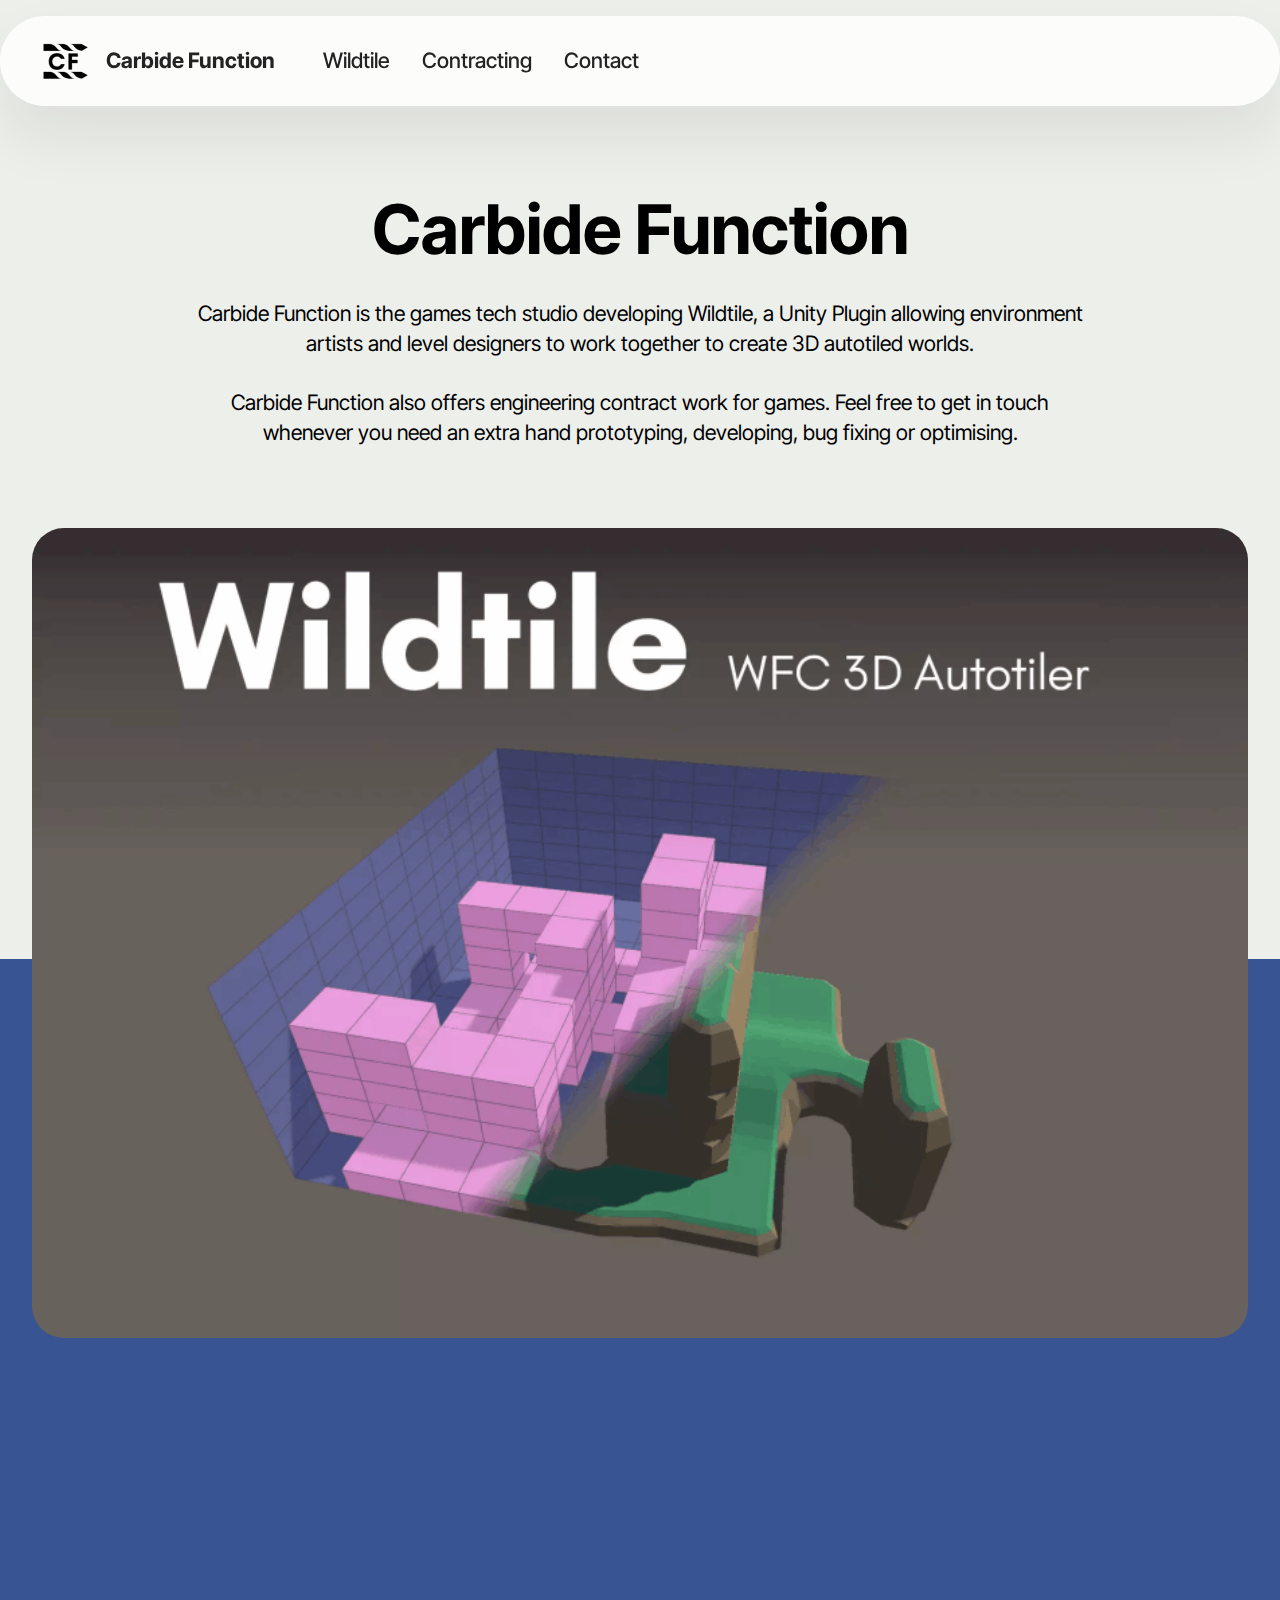
<file: index.html>
<!DOCTYPE html>

<html>
<head>
<!-- Site made with Mobirise Website Builder v5.9.11, https://mobirise.com -->
<meta charset="utf-8"/>
<meta content="IE=edge" http-equiv="X-UA-Compatible"/>
<meta content="Mobirise v5.9.11, mobirise.com" name="generator"/>
<meta content="summary_large_image" name="twitter:card">
<meta content="assets/images/index-meta.png" name="twitter:image:src"/>
<meta content="assets/images/index-meta.png" property="og:image"/>
<meta content="Carbide Function" name="twitter:title"/>
<meta content="width=device-width, initial-scale=1, minimum-scale=1" name="viewport"/>
<link href="assets/images/carbide-function-favicon-black-2-96x96.png" rel="shortcut icon" type="image/x-icon"/>
<meta content="Carbide Function is a one-man game tech studio developing Wildtile." name="description"/>
<title>Carbide Function</title>
<link href="assets/web/assets/mobirise-icons2/mobirise2.css" rel="stylesheet"/>
<link href="assets/bootstrap/css/bootstrap.min.css" rel="stylesheet"/>
<link href="assets/bootstrap/css/bootstrap-grid.min.css" rel="stylesheet"/>
<link href="assets/bootstrap/css/bootstrap-reboot.min.css" rel="stylesheet"/>
<link href="assets/animatecss/animate.css" rel="stylesheet"/>
<link href="assets/dropdown/css/style.css" rel="stylesheet"/>
<link href="assets/socicon/css/styles.css" rel="stylesheet"/>
<link href="assets/theme/css/style.css" rel="stylesheet"/>
<link as="style" href="https://fonts.googleapis.com/css?family=Inter+Tight:100,200,300,400,500,600,700,800,900,100i,200i,300i,400i,500i,600i,700i,800i,900i&amp;display=swap" onload="this.onload=null;this.rel='stylesheet'" rel="preload"/>
<noscript><link href="https://fonts.googleapis.com/css?family=Inter+Tight:100,200,300,400,500,600,700,800,900,100i,200i,300i,400i,500i,600i,700i,800i,900i&amp;display=swap" rel="stylesheet"/></noscript>
<link as="style" href="assets/mobirise/css/mbr-additional.css" rel="preload"/><link href="assets/mobirise/css/mbr-additional.css" rel="stylesheet" type="text/css"/>
</meta></head>
<body>
<section class="menu menu1 cid-u16XWcKGuL" data-bs-version="5.1" id="menu01-1o" once="menu">
<nav class="navbar navbar-dropdown navbar-fixed-top navbar-expand-lg">
<div class="container">
<div class="navbar-brand">
<span class="navbar-logo">
<a href="index.html">
<img alt="Carbide Function" src="assets/images/carbide-function-favicon-black-2-96x96.png" style="height: 3rem;"/>
</a>
</span>
<span class="navbar-caption-wrap"><a class="navbar-caption text-black text-primary display-4" href="index.html">Carbide Function</a></span>
</div>
<button aria-controls="navbarNavAltMarkup" aria-expanded="false" aria-label="Toggle navigation" class="navbar-toggler" data-bs-target="#navbarSupportedContent" data-bs-toggle="collapse" data-target="#navbarSupportedContent" data-toggle="collapse" type="button">
<div class="hamburger">
<span></span>
<span></span>
<span></span>
<span></span>
</div>
</button>
<div class="collapse navbar-collapse" id="navbarSupportedContent">
<ul class="navbar-nav nav-dropdown nav-right" data-app-modern-menu="true"><li class="nav-item">
<a class="nav-link link text-black text-primary display-4" href="wildtile.html">Wildtile</a>
</li>
<li class="nav-item">
<a aria-expanded="false" class="nav-link link text-black text-primary display-4" href="contracting.html">Contracting</a>
</li><li class="nav-item"><a class="nav-link link text-black text-primary display-4" href="contact.html">Contact</a></li></ul>
</div>
</div>
</nav>
</section>
<section class="header5 cid-tJS6uM4N87" data-bs-version="5.1" id="header05-1">
<div class="topbg"></div>
<div class="align-center container">
<div class="row justify-content-center">
<div class="col-md-12 col-lg-9">
<h1 class="mbr-section-title mbr-fonts-style mb-4 display-1"><strong>Carbide Function</strong></h1>
<p class="mbr-text mbr-fonts-style mb-4 display-7">Carbide Function is the games tech studio developing Wildtile, a Unity Plugin allowing environment artists and level designers to work together to create 3D autotiled worlds.<br/><br/>Carbide Function also offers engineering contract work for games. Feel free to get in touch whenever you need an extra hand prototyping, developing, bug fixing or optimising.</p>
</div>
</div>
<div class="row mt-5 justify-content-center">
<div class="col-12 col-lg-12">
<a href="wildtile.html"><img alt="Wildtile cover art" src="assets/images/wildtile-store-page-905x603.png" title=""/></a>
</div>
</div>
</div>
</section>
<section class="footer3 cid-u17R5zqKAm" data-bs-version="5.1" id="footer03-1q" once="footers">
<div class="container">
<div class="row">
<div class="col-12 mt-4">
<div class="social-row">
<div class="soc-item">
<a href="https://discord.com/invite/UyWAhnycjD" target="_blank">
<span class="mbr-iconfont display-7 socicon-discord socicon"></span>
</a>
</div>
<div class="soc-item">
<a href="https://twitter.com/wildtile_plugin" target="_blank">
<span class="mbr-iconfont socicon-twitter socicon"></span>
</a>
</div>
</div>
</div>
<div class="col-12 mt-5">
<p class="mbr-fonts-style copyright display-7">
                    © Copyright 2024 Carbide Function - Company no. 13854163 - All Rights Reserved
                </p>
</div>
</div>
</div>
</section><script src="assets/bootstrap/js/bootstrap.bundle.min.js"></script> <script src="assets/smoothscroll/smooth-scroll.js"></script> <script src="assets/ytplayer/index.js"></script> <script src="assets/dropdown/js/navbar-dropdown.js"></script> <script src="assets/theme/js/script.js"></script>
<input name="animation" type="hidden"/>
</body>
</html>
</file>
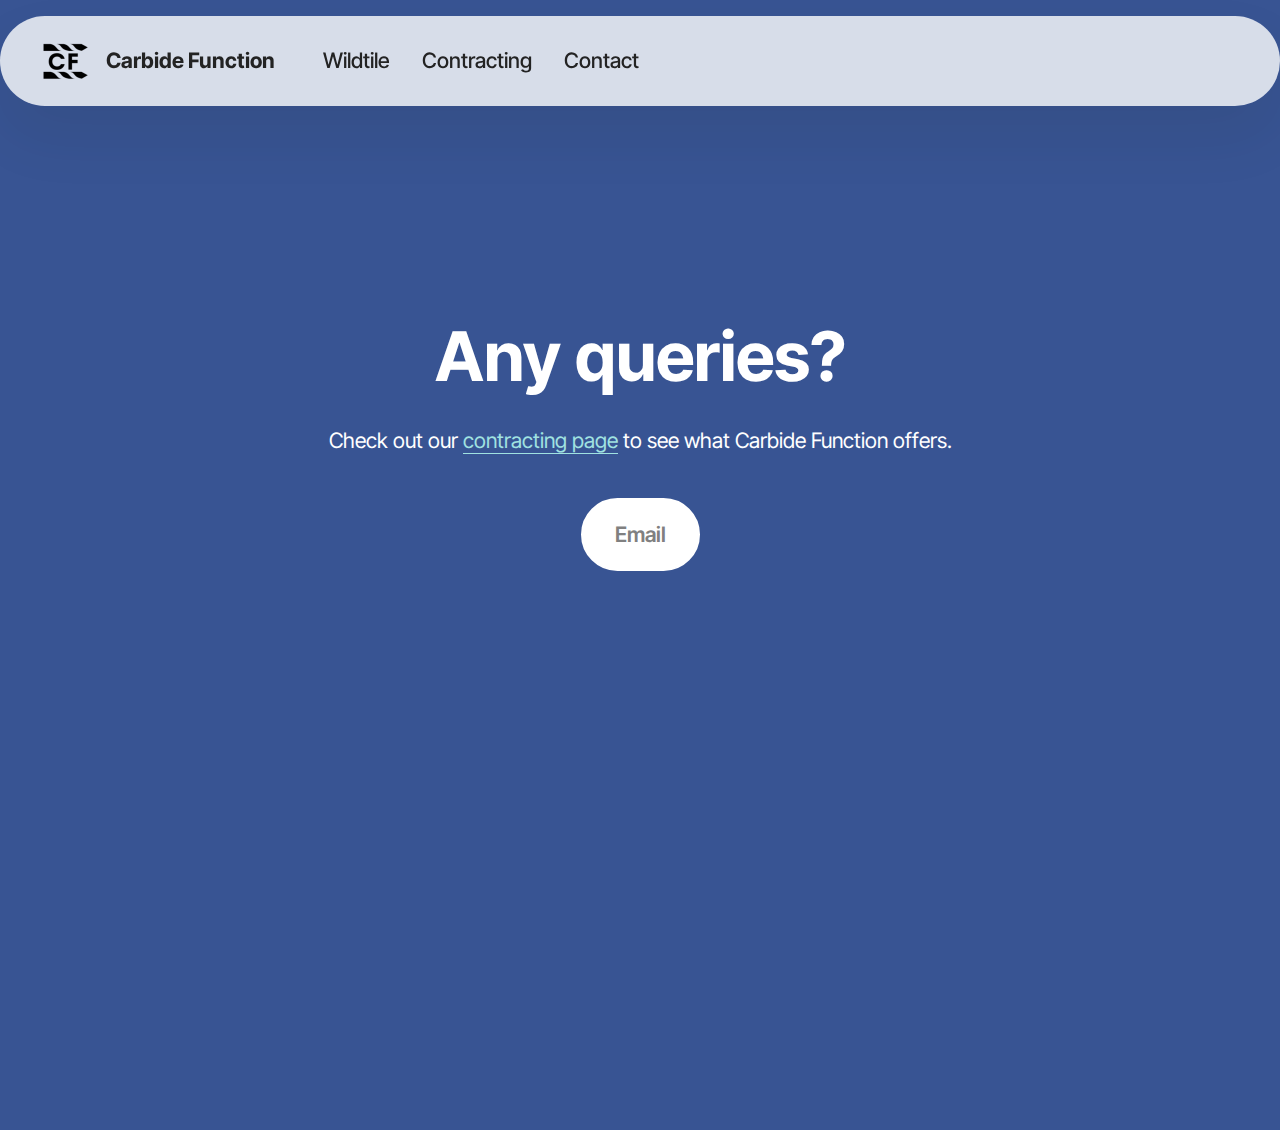
<file: contact.html>
<!DOCTYPE html>

<html>
<head>
<!-- Site made with Mobirise Website Builder v5.9.11, https://mobirise.com -->
<meta charset="utf-8"/>
<meta content="IE=edge" http-equiv="X-UA-Compatible"/>
<meta content="Mobirise v5.9.11, mobirise.com" name="generator"/>
<meta content="summary_large_image" name="twitter:card">
<meta content="assets/images/contact-meta.png" name="twitter:image:src"/>
<meta content="assets/images/contact-meta.png" property="og:image"/>
<meta content="Carbide Function | Contact" name="twitter:title"/>
<meta content="width=device-width, initial-scale=1, minimum-scale=1" name="viewport"/>
<link href="assets/images/carbide-function-favicon-black-2-96x96.png" rel="shortcut icon" type="image/x-icon"/>
<meta content="Get in touch with Carbide Function - ask about Wildtile or game engineer contracting." name="description"/>
<title>Carbide Function | Contact</title>
<link href="assets/web/assets/mobirise-icons2/mobirise2.css" rel="stylesheet"/>
<link href="assets/bootstrap/css/bootstrap.min.css" rel="stylesheet"/>
<link href="assets/bootstrap/css/bootstrap-grid.min.css" rel="stylesheet"/>
<link href="assets/bootstrap/css/bootstrap-reboot.min.css" rel="stylesheet"/>
<link href="assets/animatecss/animate.css" rel="stylesheet"/>
<link href="assets/dropdown/css/style.css" rel="stylesheet"/>
<link href="assets/socicon/css/styles.css" rel="stylesheet"/>
<link href="assets/theme/css/style.css" rel="stylesheet"/>
<link as="style" href="https://fonts.googleapis.com/css?family=Inter+Tight:100,200,300,400,500,600,700,800,900,100i,200i,300i,400i,500i,600i,700i,800i,900i&amp;display=swap" onload="this.onload=null;this.rel='stylesheet'" rel="preload"/>
<noscript><link href="https://fonts.googleapis.com/css?family=Inter+Tight:100,200,300,400,500,600,700,800,900,100i,200i,300i,400i,500i,600i,700i,800i,900i&amp;display=swap" rel="stylesheet"/></noscript>
<link as="style" href="assets/mobirise/css/mbr-additional.css" rel="preload"/><link href="assets/mobirise/css/mbr-additional.css" rel="stylesheet" type="text/css"/>
</meta></head>
<body>
<section class="menu menu1 cid-u16XWcKGuL" data-bs-version="5.1" id="menu01-1o" once="menu">
<nav class="navbar navbar-dropdown navbar-fixed-top navbar-expand-lg">
<div class="container">
<div class="navbar-brand">
<span class="navbar-logo">
<a href="index.html">
<img alt="Carbide Function" src="assets/images/carbide-function-favicon-black-2-96x96.png" style="height: 3rem;"/>
</a>
</span>
<span class="navbar-caption-wrap"><a class="navbar-caption text-black text-primary display-4" href="index.html">Carbide Function</a></span>
</div>
<button aria-controls="navbarNavAltMarkup" aria-expanded="false" aria-label="Toggle navigation" class="navbar-toggler" data-bs-target="#navbarSupportedContent" data-bs-toggle="collapse" data-target="#navbarSupportedContent" data-toggle="collapse" type="button">
<div class="hamburger">
<span></span>
<span></span>
<span></span>
<span></span>
</div>
</button>
<div class="collapse navbar-collapse" id="navbarSupportedContent">
<ul class="navbar-nav nav-dropdown nav-right" data-app-modern-menu="true"><li class="nav-item">
<a class="nav-link link text-black text-primary display-4" href="wildtile.html">Wildtile</a>
</li>
<li class="nav-item">
<a aria-expanded="false" class="nav-link link text-black text-primary display-4" href="contracting.html">Contracting</a>
</li><li class="nav-item"><a class="nav-link link text-black text-primary display-4" href="contact.html">Contact</a></li></ul>
</div>
</div>
</nav>
</section>
<section class="header09 startm5 cid-u1bcbaKzKv mbr-fullscreen" data-bs-version="5.1" id="header09-1s">
<div class="container-fluid">
<div class="row">
<div class="content-wrap col-12 col-md-8">
<h1 class="mbr-section-title mbr-fonts-style mbr-white mb-4 display-1">
<strong>Any queries?</strong></h1>
<p class="mbr-fonts-style mbr-text mbr-white mb-4 display-7">Check out our <a class="text-warning" href="contracting.html">contracting page</a> to see what Carbide Function offers.
				</p>
<div class="mbr-section-btn"><a class="btn btn-danger display-7" href="mailto:anthonydiggle@carbidefunction.co.uk">Email</a></div>
</div>
</div>
</div>
</section>
<section class="footer3 cid-u17R5zqKAm" data-bs-version="5.1" id="footer03-1q" once="footers">
<div class="container">
<div class="row">
<div class="col-12 mt-4">
<div class="social-row">
<div class="soc-item">
<a href="https://discord.com/invite/UyWAhnycjD" target="_blank">
<span class="mbr-iconfont display-7 socicon-discord socicon"></span>
</a>
</div>
<div class="soc-item">
<a href="https://twitter.com/wildtile_plugin" target="_blank">
<span class="mbr-iconfont socicon-twitter socicon"></span>
</a>
</div>
</div>
</div>
<div class="col-12 mt-5">
<p class="mbr-fonts-style copyright display-7">
                    © Copyright 2024 Carbide Function - Company no. 13854163 - All Rights Reserved
                </p>
</div>
</div>
</div>
</section><script src="assets/bootstrap/js/bootstrap.bundle.min.js"></script> <script src="assets/smoothscroll/smooth-scroll.js"></script> <script src="assets/ytplayer/index.js"></script> <script src="assets/dropdown/js/navbar-dropdown.js"></script> <script src="assets/theme/js/script.js"></script>
<input name="animation" type="hidden"/>
</body>
</html>
</file>
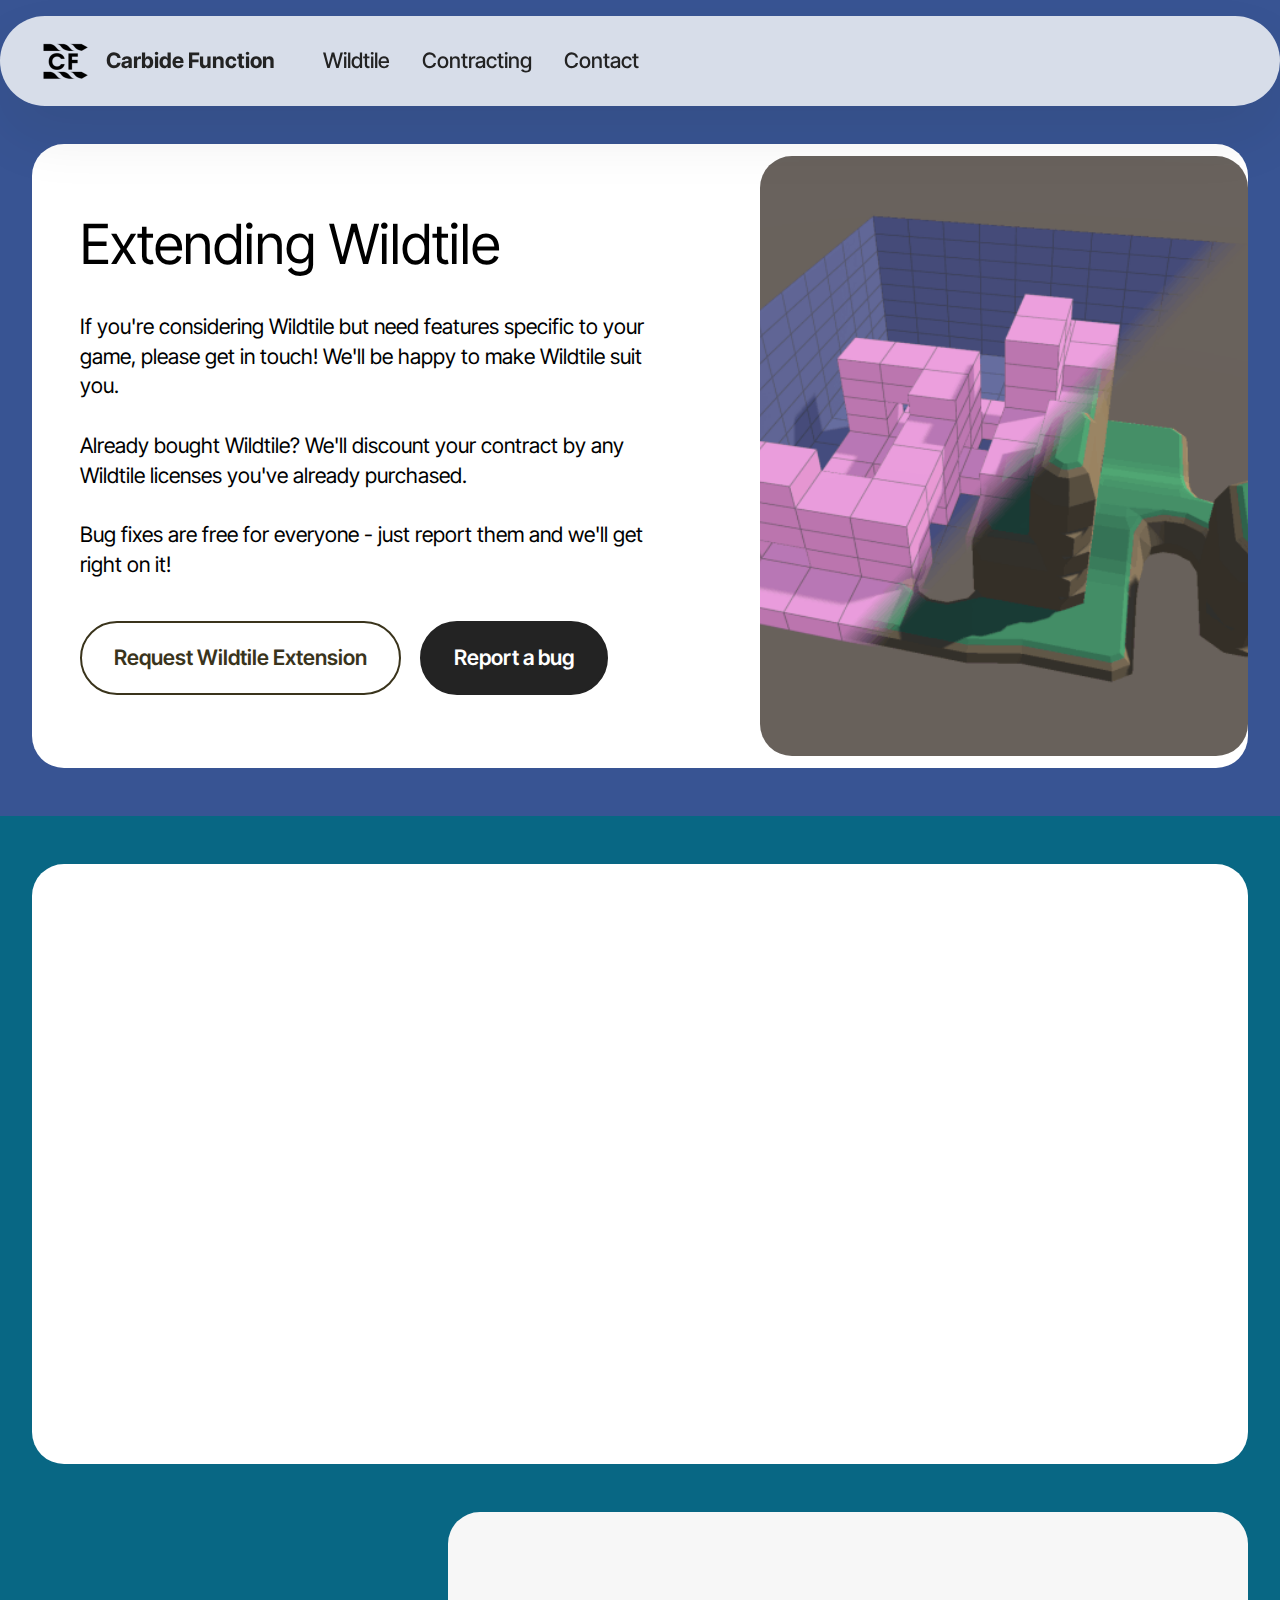
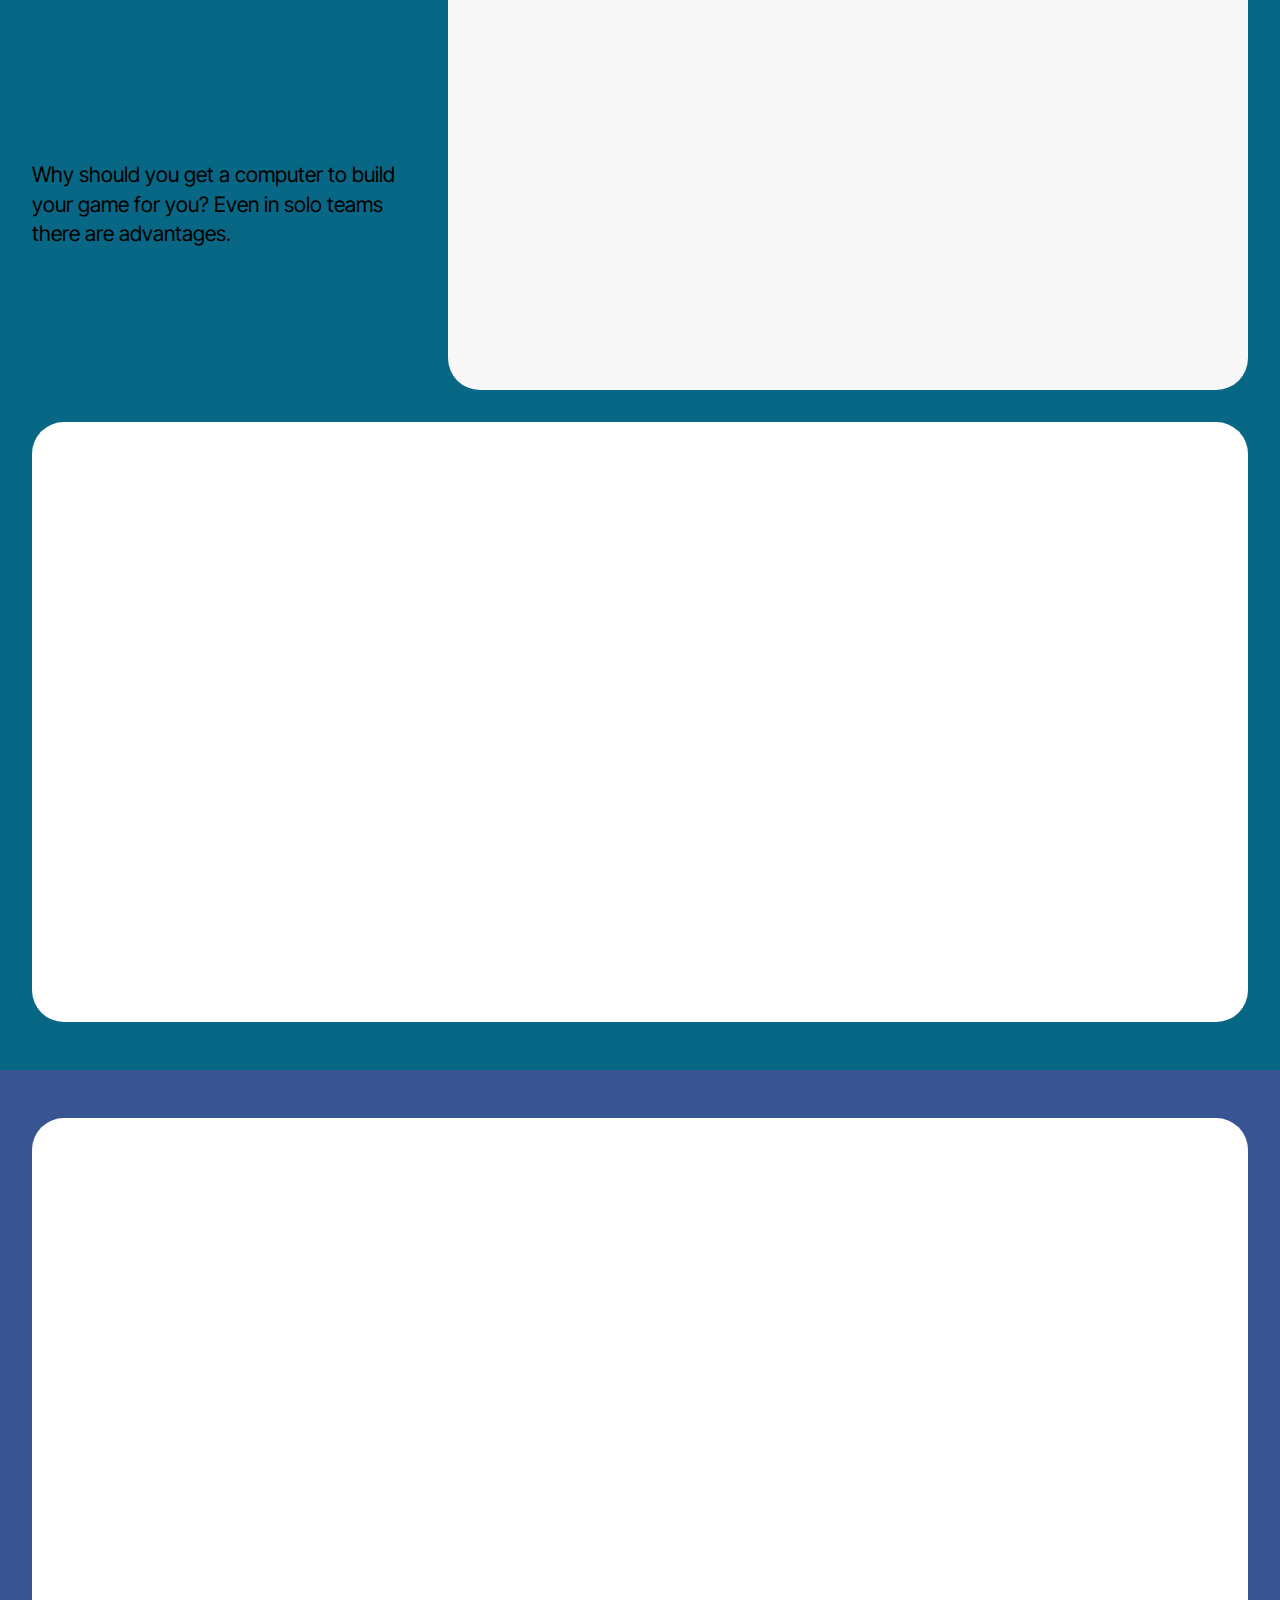
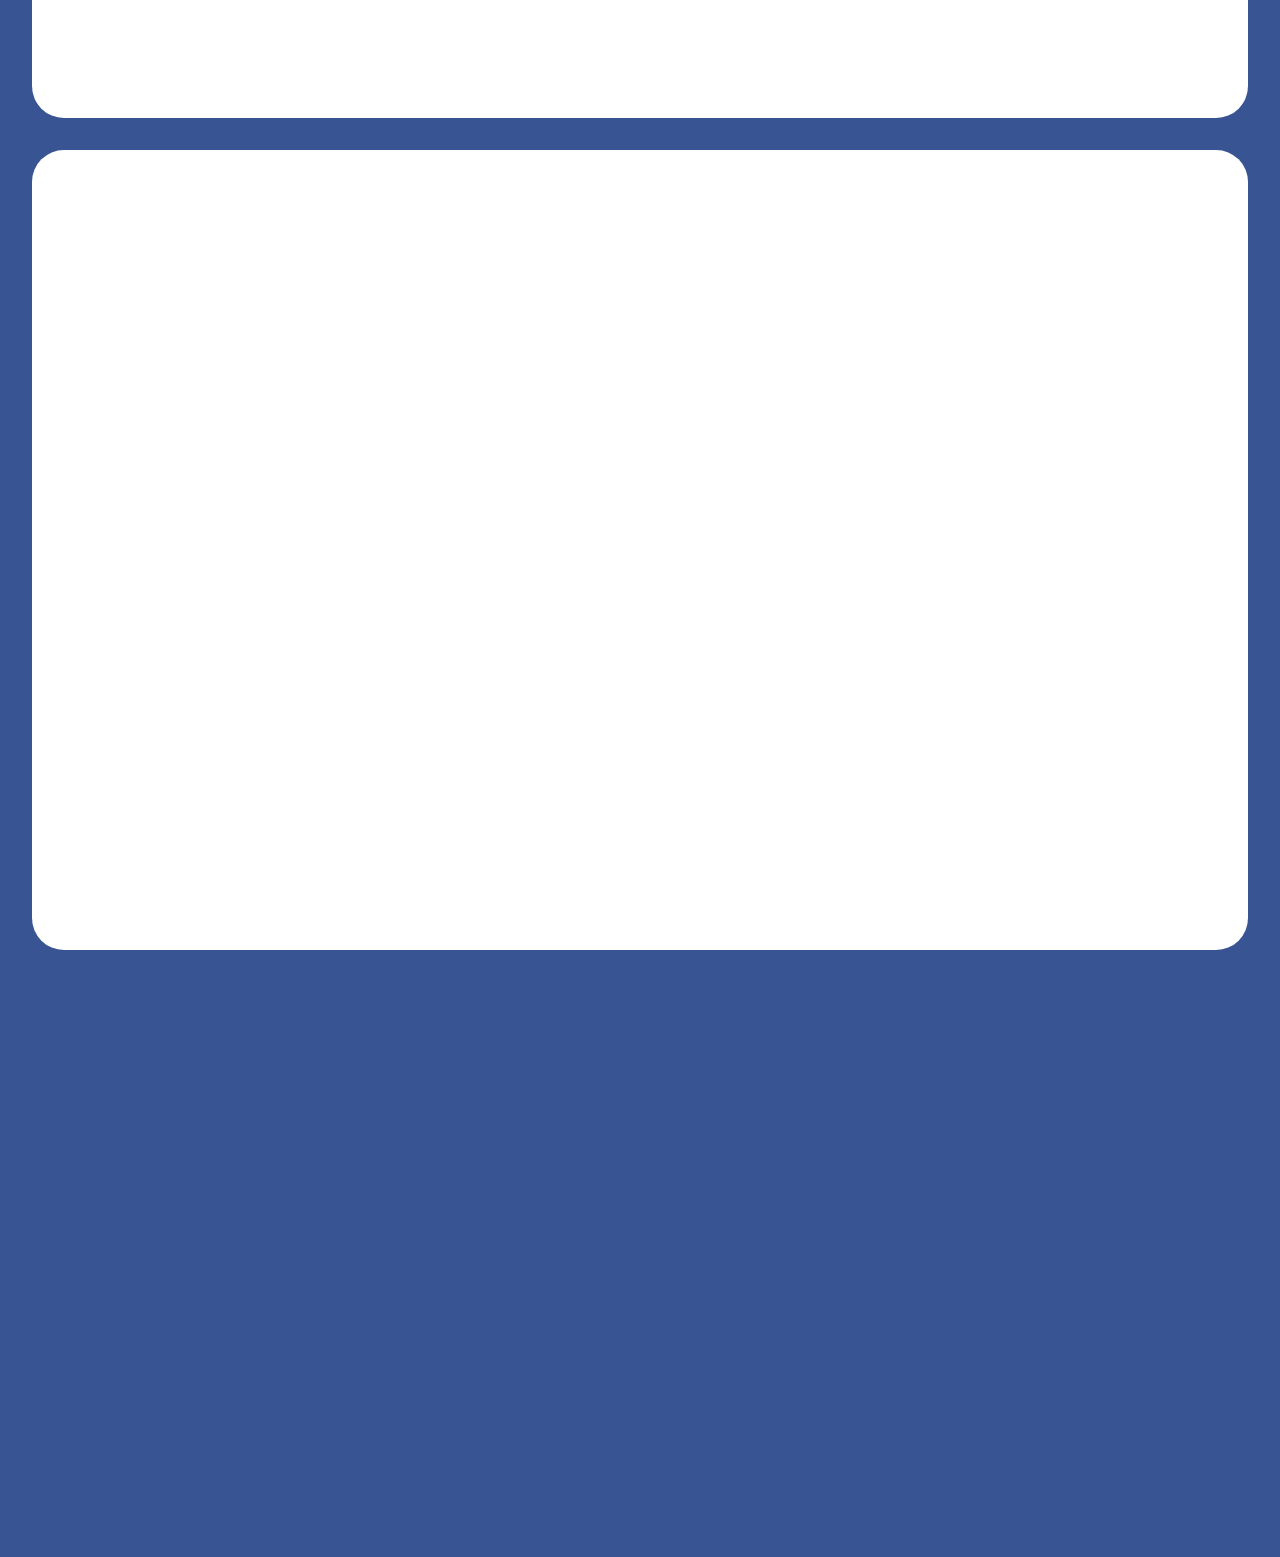
<file: contracting.html>
<!DOCTYPE html>

<html>
<head>
<!-- Site made with Mobirise Website Builder v5.9.11, https://mobirise.com -->
<meta charset="utf-8"/>
<meta content="IE=edge" http-equiv="X-UA-Compatible"/>
<meta content="Mobirise v5.9.11, mobirise.com" name="generator"/>
<meta content="summary_large_image" name="twitter:card">
<meta content="assets/images/contracting-meta.png" name="twitter:image:src"/>
<meta content="assets/images/contracting-meta.png" property="og:image"/>
<meta content="Carbide Function | Contracting" name="twitter:title"/>
<meta content="width=device-width, initial-scale=1, minimum-scale=1" name="viewport"/>
<link href="assets/images/carbide-function-favicon-black-2-96x96.png" rel="shortcut icon" type="image/x-icon"/>
<meta content="Wildtile is a Unity Plugin allowing environment artists and level designers to work together using 3D autotiling." name="description"/>
<title>Carbide Function | Contracting</title>
<link href="assets/web/assets/mobirise-icons2/mobirise2.css" rel="stylesheet"/>
<link href="assets/bootstrap/css/bootstrap.min.css" rel="stylesheet"/>
<link href="assets/bootstrap/css/bootstrap-grid.min.css" rel="stylesheet"/>
<link href="assets/bootstrap/css/bootstrap-reboot.min.css" rel="stylesheet"/>
<link href="assets/animatecss/animate.css" rel="stylesheet"/>
<link href="assets/dropdown/css/style.css" rel="stylesheet"/>
<link href="assets/socicon/css/styles.css" rel="stylesheet"/>
<link href="assets/theme/css/style.css" rel="stylesheet"/>
<link as="style" href="https://fonts.googleapis.com/css?family=Inter+Tight:100,200,300,400,500,600,700,800,900,100i,200i,300i,400i,500i,600i,700i,800i,900i&amp;display=swap" onload="this.onload=null;this.rel='stylesheet'" rel="preload"/>
<noscript><link href="https://fonts.googleapis.com/css?family=Inter+Tight:100,200,300,400,500,600,700,800,900,100i,200i,300i,400i,500i,600i,700i,800i,900i&amp;display=swap" rel="stylesheet"/></noscript>
<link as="style" href="assets/mobirise/css/mbr-additional.css" rel="preload"/><link href="assets/mobirise/css/mbr-additional.css" rel="stylesheet" type="text/css"/>
</meta></head>
<body>
<section class="menu menu1 cid-urtG02KPsL" data-bs-version="5.1" id="menu01-21" once="menu">
<nav class="navbar navbar-dropdown navbar-fixed-top navbar-expand-lg">
<div class="container">
<div class="navbar-brand">
<span class="navbar-logo">
<a href="index.html">
<img alt="Carbide Function" src="assets/images/carbide-function-favicon-black-2-96x96.png" style="height: 3rem;"/>
</a>
</span>
<span class="navbar-caption-wrap"><a class="navbar-caption text-black text-primary display-4" href="index.html">Carbide Function</a></span>
</div>
<button aria-controls="navbarNavAltMarkup" aria-expanded="false" aria-label="Toggle navigation" class="navbar-toggler" data-bs-target="#navbarSupportedContent" data-bs-toggle="collapse" data-target="#navbarSupportedContent" data-toggle="collapse" type="button">
<div class="hamburger">
<span></span>
<span></span>
<span></span>
<span></span>
</div>
</button>
<div class="collapse navbar-collapse" id="navbarSupportedContent">
<ul class="navbar-nav nav-dropdown nav-right" data-app-modern-menu="true"><li class="nav-item">
<a class="nav-link link text-black text-primary display-4" href="wildtile.html">Wildtile</a>
</li>
<li class="nav-item">
<a aria-expanded="false" class="nav-link link text-black text-primary display-4" href="contracting.html">Contracting</a>
</li><li class="nav-item"><a class="nav-link link text-black text-primary display-4" href="contact.html">Contact</a></li></ul>
</div>
</div>
</nav>
</section>
<section class="start article05 cid-urtQ2FtdCX" data-bs-version="5.1" id="article05-28">
<div class="container">
<div class="row justify-content-center align-items-center">
<div class="col-12">
<div class="card-wrapper">
<div class="row">
<div class="col-12 col-md-12 col-lg-5 image-wrapper">
<img alt="Wildtile example image" class="w-100" src="assets/images/cover-no-title-905x488.png"/>
</div>
<div class="col-12 col-lg col-md-12">
<div class="text-wrapper align-left">
<h1 class="mbr-section-title mbr-fonts-style mb-4 display-2">Extending Wildtile</h1>
<p class="mbr-text mbr-fonts-style mb-4 display-7">If you're considering Wildtile but need features specific to your game, please get in touch! We'll be happy to make Wildtile suit you.<br/><br/>Already bought Wildtile? We'll discount your contract by any Wildtile licenses you've already purchased.<br/><br/>Bug fixes are free for everyone - just report them and we'll get right on it!</p>
<div class="mbr-section-btn mt-3"><a class="btn btn-lg btn-success-outline display-7" href="mailto:anthonydiggle@carbidefunction.co.uk?subject=Contracting%20for%20Wildtile%20extension&amp;body=Hi%20Anthony%2C%0D%0A%0D%0AI'm%20interested%20in%20Wildtile%20and%20I'd%20like%20extra%20functionality%20to%20support%20my%20game.%0D%0A%0D%0A%3CDescribe%20what%20you%20need%20for%20your%20game%3E%0D%0A%0D%0A%3COptional%20-%20describe%20how%20you%20would%20like%20Wildtile%20to%20work%3E%0D%0A%0D%0AI%20have%20already%20bought%20Wildtile%20on%20the%20Unity%20Asset%20Store%20-%20here%20are%20the%20invoice%20number(s)%20that%20I%20haven't%20already%20used%20for%20a%20discount%3A%0D%0A%0D%0A%3CList%20any%20Unity%20Asset%20Store%20invoice%20numbers%20for%20Wildtile%20here.%20They%20should%20start%20with%20%22IN%22%20and%20have%2012%20digits%3E%0D%0A%0D%0ARegards%2C%0D%0A%0D%0A" target="_blank">Request Wildtile Extension</a> <a class="btn btn-lg btn-black display-7" href="https://discord.com/invite/UyWAhnycjD" target="_blank">Report a bug</a></div>
</div>
</div>
</div>
</div>
</div>
</div>
</div>
</section>
<section class="start article05 cid-uryQSxvnll" data-bs-version="5.1" id="article05-2c">
<div class="container">
<div class="row justify-content-center align-items-center">
<div class="col-12">
<div class="card-wrapper">
<div class="row">
<div class="col-12 col-md-12 col-lg-6 image-wrapper">
<img alt="Wildtile example image" class="w-100" src="assets/images/3d-rendering-futuristic-computer-1-816x544.jpg"/>
</div>
<div class="col-12 col-lg col-md-12">
<div class="text-wrapper align-left">
<h1 class="mbr-section-title mbr-fonts-style mb-4 display-2">Continuous Integration for Small Teams</h1>
<p class="mbr-text mbr-fonts-style mb-4 display-7">If you're using Unity and Git, we can help you set up automatic building and deployment. This can be extended to automate other tasks like light baking or deployment to Itch or Steam.</p>
</div>
</div>
</div>
</div>
</div>
</div>
</div>
</section>
<section class="article021 cid-urv7Dk8dBx" data-bs-version="5.1" id="article21-2a">
<div class="container">
<div class="row justify-content-center">
<div class="col-lg-4">
<div class="col-12 col-md-12">
<h5 class="mbr-section-title mbr-fonts-style mt-0 mb-4 display-2">
<strong>Why use Continuous Delivery?</strong></h5>
<h6 class="mbr-section-subtitle mbr-fonts-style mt-0 mb-4 display-7">
                        Why should you get a computer to build your game for you? Even in solo teams there are advantages.</h6>
</div>
</div>
<div class="col-lg-8 side-features">
<div class="item-wrapper align-left">
<div class="counter-container mbr-text mbr-fonts-style display-7">
<ul>
<li><strong>No manual checklists.</strong> Avoid human error by getting a computer to follow the instructions for you. That's what they're good at!</li>
<li><strong>Reduce onboarding.</strong> Hiring someone? Working with a new outsource team? With one less thing to learn they can focus on their tasks more quickly.
                            </li>
<li><strong>Smooth deployments.</strong> If you're always deploying, you can be sure it works even at critical times like launch.
                            </li>
<li><strong>Pleasure.</strong> Building and deploying requires boring rote work. You should be celebrating the feature you've just finished or the bug you've just squashed. CI/CD means when it's in, it's up!</li>
</ul>
</div>
</div>
</div>
</div>
</div>
</section>
<section class="start article05 cid-urtQ2laSWV" data-bs-version="5.1" id="article05-27">
<div class="container">
<div class="row justify-content-center align-items-center">
<div class="col-12">
<div class="card-wrapper">
<div class="row">
<div class="col-12 col-md-12 col-lg-6 image-wrapper">
<img alt="Wildtile example image" class="w-100" src="assets/images/wavy-tech-19-single-12-967x967.jpg"/>
</div>
<div class="col-12 col-lg col-md-12">
<div class="text-wrapper align-left">
<h1 class="mbr-section-title mbr-fonts-style mb-4 display-2">Starting at £100</h1>
<p class="mbr-text mbr-fonts-style mb-4 display-7">Most small teams won't need more than the free tier on GitHub - you'll pay once for the set up and that's it.<br/><br/>The CI can be customised to your requirements - Do you want the version number or commit tag saved to your build? Do you need to use local computers for code signing? Do you want to automatically upload to Steam or Itch? We'll adapt CI to your exact use case.</p>
<div class="mbr-section-btn mt-3"><a class="btn btn-lg btn-success-outline display-7" href="mailto:anthonydiggle@carbidefunction.co.uk?subject=Contracting%20for%20Continuous%20Integration%20setup&amp;body=Hi%20Anthony%2C%0D%0A%0D%0AI'm%20making%20a%20game%20-%20please%20can%20you%20set%20up%20continuous%20integration%20for%20me%3F%0D%0A%0D%0A%3Cdelete%20options%20as%20appropriate%3E%0D%0A%0D%0AI%20am%20using%20the%20following%20engine%3A%0D%0AUnity%0D%0AUnreal%0D%0AOther%20engine%20(please%20specify)%0D%0A%0D%0AI%20am%20using%20the%20following%20source%20control%3A%0D%0AGit%20(local%20only)%0D%0AGit%20with%20GitHub%0D%0AGit%20with%20GitLab%0D%0AGit%20with%20another%20host%20(please%20specify)%0D%0AOther%20(please%20specify)%0D%0A%0D%0AFor%20each%20build%2C%20I%20already%20follow%20the%20following%20checklist%3A%0D%0A%3CPlease%20list%20the%20steps%20you%20use%20to%20build%20your%20game%3E%0D%0A%0D%0A%3CIf%20there's%20anything%20you'd%20like%20to%20change%20about%20the%20checklist%20please%20add%20it%20here%20e.g.%20add%20automatic%20testing%3E%0D%0A%0D%0ARegards%2C%0D%0A%0D%0A" target="_blank">CI/CD setup</a></div>
</div>
</div>
</div>
</div>
</div>
</div>
</div>
</section>
<section class="start article05 cid-urtG02ZPLb" data-bs-version="5.1" id="article05-22">
<div class="container">
<div class="row justify-content-center align-items-center">
<div class="col-12">
<div class="card-wrapper">
<div class="row">
<div class="col-12 col-md-12 col-lg-5 image-wrapper">
<img alt="Wildtile example image" class="w-100" src="assets/images/62042-scaled-1036x831.jpeg"/>
</div>
<div class="col-12 col-lg col-md-12">
<div class="text-wrapper align-left">
<h1 class="mbr-section-title mbr-fonts-style mb-4 display-2">Need a hand getting over the finish line?</h1>
<p class="mbr-text mbr-fonts-style mb-4 display-7">Not spotted what you're looking for? Get in touch anyway! We're eager to help you make the best game in any way we can.<br/></p>
</div>
</div>
</div>
</div>
</div>
</div>
</div>
</section>
<section class="start article05 cid-urzhG9Zrii" data-bs-version="5.1" id="article05-2d">
<div class="container">
<div class="row justify-content-center align-items-center">
<div class="col-12">
<div class="card-wrapper">
<div class="row">
<div class="col-12 col-md-12 col-lg-5 image-wrapper">
<img alt="Wildtile example image" class="w-100" src="assets/images/composed-1036x1449.png"/>
</div>
<div class="col-12 col-lg col-md-12">
<div class="text-wrapper align-left">
<h1 class="mbr-section-title mbr-fonts-style mb-4 display-2"><strong>Anthony Diggle</strong><br/>Software Engineer</h1>
<p class="mbr-text mbr-fonts-style mb-4 display-7">Anthony Diggle is an experienced engineer, with 10 years across Frontier Developments, Sony Guerrilla, Microsoft Research, and Microsoft Rare.
<br/>
<br/>From procedural missions to level editing tools in Elite: Dangerous, from networking game modes in RIGS: MCL to applying machine learning to environment art at Rare, Anthony can turn his hand to anything game related.
<br/>
<br/>Anthony will work closely with your team to get your game where you need it.</p>
<div class="mbr-section-btn mt-3"><a class="btn btn-lg btn-success-outline display-7" href="mailto:anthonydiggle@carbidefunction.co.uk?subject=Contracting%20for%20a%20new%20feature&amp;body=Hi%20Anthony%2C%0D%0A%0D%0AI'm%20making%20a%20game%20-%20please%20can%20you%20help%20by%20developing%20a%20feature%20for%20me%3F%0D%0A%0D%0A%3CPlease%20describe%20the%20feature%20here%3E%0D%0A%0D%0ARegards%2C%0D%0A%0D%0A" target="_blank">Feature development</a></div>
</div>
</div>
</div>
</div>
</div>
</div>
</div>
</section>
<section class="timeline03 cid-urv5En15Bd" data-bs-version="5.1" id="timeline03-29">
<div class="container">
<div class="row justify-content-center">
</div>
<div class="row justify-content-center item features-without-image mb-5">
<div class="col-12 col-lg">
<h6 class="mbr-card-subtitle mbr-fonts-style mt-0 mb-3 display-7">
<strong>CI title image, computer</strong></h6>
</div>
<div class="col-md-12 col-lg-6 item-wrapper">
<p class="mbr-text mbr-fonts-style mt-0 mb-0 display-7"><a class="text-primary" href="https://www.freepik.com/free-ai-image/3d-rendering-futuristic-computer_94954771.htm#fromView=search&amp;page=1&amp;position=17&amp;uuid=82ef7291-5379-4018-b304-ec31492eebd4">From Freepik</a></p>
</div>
</div><div class="row justify-content-center item features-without-image mb-5">
<div class="col-12 col-lg">
<h6 class="mbr-card-subtitle mbr-fonts-style mt-0 mb-3 display-7">
<strong>CI title image, computer with people</strong></h6>
</div>
<div class="col-md-12 col-lg-6 item-wrapper">
<p class="mbr-text mbr-fonts-style mt-0 mb-0 display-7"><a class="text-primary" href="https://www.freepik.com/free-vector/detachable-device-technology-abstract-concept-illustration_12291046.htm#fromView=search&amp;page=1&amp;position=24&amp;uuid=82ef7291-5379-4018-b304-ec31492eebd4">From Freepik</a></p>
</div>
</div>
<div class="row justify-content-center item features-without-image mb-5">
<div class="col-12 col-lg">
<h6 class="mbr-card-subtitle mbr-fonts-style mt-0 mb-3 display-7">
<strong>Feature development image, toolset</strong></h6>
</div>
<div class="col-md-12 col-lg-6 item-wrapper">
<p class="mbr-text mbr-fonts-style mt-0 mb-0 display-7">
<a class="text-primary" href="https://www.freepik.com/free-vector/tools-set-white_7430764.htm#fromView=search&amp;page=1&amp;position=9&amp;uuid=d1610d5a-9eb4-4356-98c4-e042643450be">From Freepik, designed by studiogstock</a> </p>
</div>
</div>
</div>
</section>
<section class="footer3 cid-urtG03by59" data-bs-version="5.1" id="footer03-23" once="footers">
<div class="container">
<div class="row">
<div class="col-12 mt-4">
<div class="social-row">
<div class="soc-item">
<a href="https://discord.com/invite/UyWAhnycjD" target="_blank">
<span class="mbr-iconfont display-7 socicon-discord socicon"></span>
</a>
</div>
<div class="soc-item">
<a href="https://twitter.com/wildtile_plugin" target="_blank">
<span class="mbr-iconfont socicon-twitter socicon"></span>
</a>
</div>
</div>
</div>
<div class="col-12 mt-5">
<p class="mbr-fonts-style copyright display-7">
                    © Copyright 2024 Carbide Function - Company no. 13854163 - All Rights Reserved
                </p>
</div>
</div>
</div>
</section><script src="assets/bootstrap/js/bootstrap.bundle.min.js"></script> <script src="assets/smoothscroll/smooth-scroll.js"></script> <script src="assets/ytplayer/index.js"></script> <script src="assets/dropdown/js/navbar-dropdown.js"></script> <script src="assets/theme/js/script.js"></script>
<input name="animation" type="hidden"/>
</body>
</html>
</file>
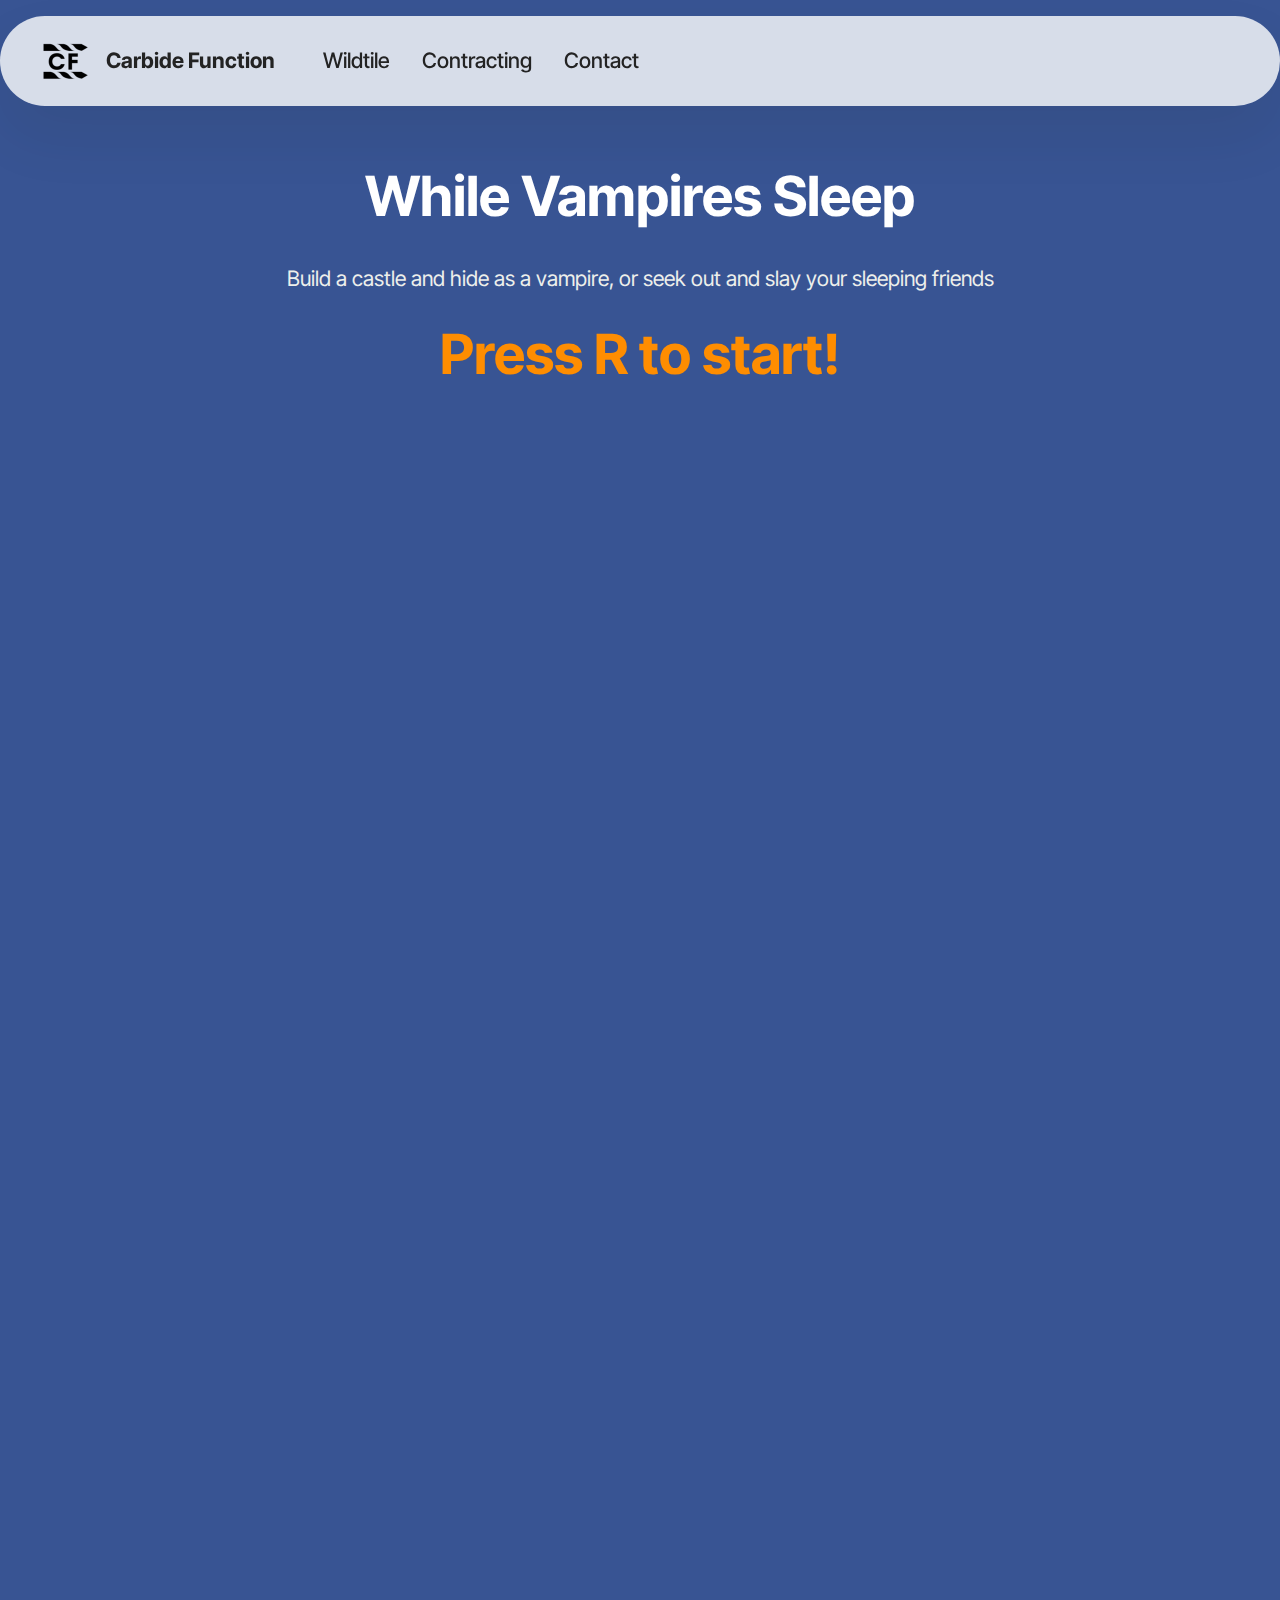
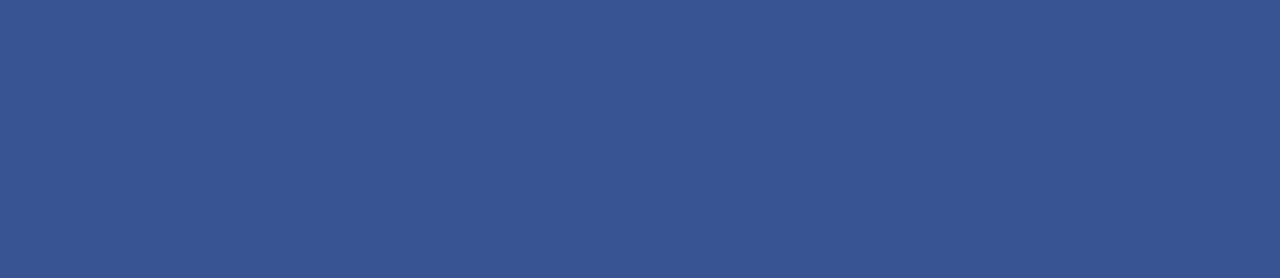
<file: while-vampires-sleep.html>
<!DOCTYPE html>

<html>
<head>
<!-- Site made with Mobirise Website Builder v5.9.11, https://mobirise.com -->
<meta charset="utf-8"/>
<meta content="IE=edge" http-equiv="X-UA-Compatible"/>
<meta content="Mobirise v5.9.11, mobirise.com" name="generator"/>
<meta content="summary_large_image" name="twitter:card">
<meta content="assets/images/while-vampires-sleep-meta.png" name="twitter:image:src"/>
<meta content="assets/images/while-vampires-sleep-meta.png" property="og:image"/>
<meta content="While Vampires Sleep" name="twitter:title"/>
<meta content="width=device-width, initial-scale=1, minimum-scale=1" name="viewport"/>
<link href="assets/images/carbide-function-favicon-black-2-96x96.png" rel="shortcut icon" type="image/x-icon"/>
<meta content="Build a castle and hide in it, or race to find your friends in their castles. A game for the AI and Games 2022 Jam." name="description"/>
<title>While Vampires Sleep</title>
<link href="assets/web/assets/mobirise-icons2/mobirise2.css" rel="stylesheet"/>
<link href="assets/bootstrap/css/bootstrap.min.css" rel="stylesheet"/>
<link href="assets/bootstrap/css/bootstrap-grid.min.css" rel="stylesheet"/>
<link href="assets/bootstrap/css/bootstrap-reboot.min.css" rel="stylesheet"/>
<link href="assets/animatecss/animate.css" rel="stylesheet"/>
<link href="assets/dropdown/css/style.css" rel="stylesheet"/>
<link href="assets/socicon/css/styles.css" rel="stylesheet"/>
<link href="assets/theme/css/style.css" rel="stylesheet"/>
<link as="style" href="https://fonts.googleapis.com/css?family=Inter+Tight:100,200,300,400,500,600,700,800,900,100i,200i,300i,400i,500i,600i,700i,800i,900i&amp;display=swap" onload="this.onload=null;this.rel='stylesheet'" rel="preload"/>
<noscript><link href="https://fonts.googleapis.com/css?family=Inter+Tight:100,200,300,400,500,600,700,800,900,100i,200i,300i,400i,500i,600i,700i,800i,900i&amp;display=swap" rel="stylesheet"/></noscript>
<link as="style" href="assets/mobirise/css/mbr-additional.css" rel="preload"/><link href="assets/mobirise/css/mbr-additional.css" rel="stylesheet" type="text/css"/>
</meta></head>
<body>
<section class="menu menu1 cid-u16XWcKGuL" data-bs-version="5.1" id="menu01-1t" once="menu">
<nav class="navbar navbar-dropdown navbar-fixed-top navbar-expand-lg">
<div class="container">
<div class="navbar-brand">
<span class="navbar-logo">
<a href="index.html">
<img alt="Carbide Function" src="assets/images/carbide-function-favicon-black-2-96x96.png" style="height: 3rem;"/>
</a>
</span>
<span class="navbar-caption-wrap"><a class="navbar-caption text-black text-primary display-4" href="index.html">Carbide Function</a></span>
</div>
<button aria-controls="navbarNavAltMarkup" aria-expanded="false" aria-label="Toggle navigation" class="navbar-toggler" data-bs-target="#navbarSupportedContent" data-bs-toggle="collapse" data-target="#navbarSupportedContent" data-toggle="collapse" type="button">
<div class="hamburger">
<span></span>
<span></span>
<span></span>
<span></span>
</div>
</button>
<div class="collapse navbar-collapse" id="navbarSupportedContent">
<ul class="navbar-nav nav-dropdown nav-right" data-app-modern-menu="true"><li class="nav-item">
<a class="nav-link link text-black text-primary display-4" href="wildtile.html">Wildtile</a>
</li>
<li class="nav-item">
<a aria-expanded="false" class="nav-link link text-black text-primary display-4" href="contracting.html">Contracting</a>
</li><li class="nav-item"><a class="nav-link link text-black text-primary display-4" href="contact.html">Contact</a></li></ul>
</div>
</div>
</nav>
</section>
<section class="article11 cid-u1AWVP7H0p" data-bs-version="5.1" id="article11-1y">
<div class="container">
<div class="row justify-content-center">
<div class="title col-md-12 col-lg-10">
<h3 class="mbr-section-title mbr-fonts-style align-center mt-0 mb-0 display-2">
<strong>While Vampires Sleep</strong></h3>
<h4 class="mbr-section-subtitle align-center mbr-fonts-style mt-4 display-7">
                Build a castle and hide as a vampire, or seek out and slay your sleeping friends</h4>
</div>
</div>
</div>
</section>
<section class="article11 cid-u1AXQLsuzJ" data-bs-version="5.1" id="article11-20">
<div class="container">
<div class="row justify-content-center">
<div class="title col-md-12 col-lg-10">
<h3 class="mbr-section-title mbr-fonts-style align-center mt-0 mb-0 display-2">
<strong>Press R to start!</strong></h3>
</div>
</div>
</div>
</section>
<section class="image03 align-center justify-content-center cid-u1zUQh86zm" data-bs-version="5.1" id="image04-1w">
<iframe allow="autoplay; fullscreen *; midi; gamepad; accelerometer; cross-origin-isolated" allowfullscreen="true" allowtransparency="true" data-height="942" data-ruffle-polyfilled="" data-width="960" frameborder="0" id="game" mozallowfullscreen="true" msallowfullscreen="true" scrolling="no" src="about:blank" style="width: 960px; height: 942px; margin: auto;" webkitallowfullscreen="true">
</iframe>
<script>
    	var baseGameUrl = "https://while-vampires-sleep.games.carbidefunction.co.uk";

      function getParametersAsString(url) {
        var queryStart = url.indexOf("?");
        if (queryStart != -1) {
          return url.substring(queryStart, url.length)
        } else {
          return '';
        }
      }
      
      document.addEventListener("DOMContentLoaded", () => {
        var gameFrame = document.querySelector('#game');
        gameFrame.src = baseGameUrl + getParametersAsString(window.location.href);
      });
    </script>
</section>
<section class="article12 cid-u1AXkN91VU" data-bs-version="5.1" id="article12-1z">
<div class="container">
<div class="row justify-content-center">
<div class="col-md-12 col-lg-10">
<h3 class="mbr-section-title mbr-fonts-style mb-4 mt-0 display-2">
<strong>Instructions</strong></h3>
<p class="mbr-text mbr-fonts-style display-7">You're probably here because you followed a friend's link. Vanquish them by reaching their glowing coffin.<br/><br/>WASD - move<br/>Space - jump<br/>R - start/quick reset<br/></p>
</div>
</div>
</div>
</section>
<section class="footer3 cid-u17R5zqKAm" data-bs-version="5.1" id="footer03-1u" once="footers">
<div class="container">
<div class="row">
<div class="col-12 mt-4">
<div class="social-row">
<div class="soc-item">
<a href="https://discord.com/invite/UyWAhnycjD" target="_blank">
<span class="mbr-iconfont display-7 socicon-discord socicon"></span>
</a>
</div>
<div class="soc-item">
<a href="https://twitter.com/wildtile_plugin" target="_blank">
<span class="mbr-iconfont socicon-twitter socicon"></span>
</a>
</div>
</div>
</div>
<div class="col-12 mt-5">
<p class="mbr-fonts-style copyright display-7">
                    © Copyright 2024 Carbide Function - Company no. 13854163 - All Rights Reserved
                </p>
</div>
</div>
</div>
</section><script src="assets/bootstrap/js/bootstrap.bundle.min.js"></script> <script src="assets/smoothscroll/smooth-scroll.js"></script> <script src="assets/ytplayer/index.js"></script> <script src="assets/dropdown/js/navbar-dropdown.js"></script> <script src="assets/theme/js/script.js"></script>
<input name="animation" type="hidden"/>
</body>
</html>
</file>
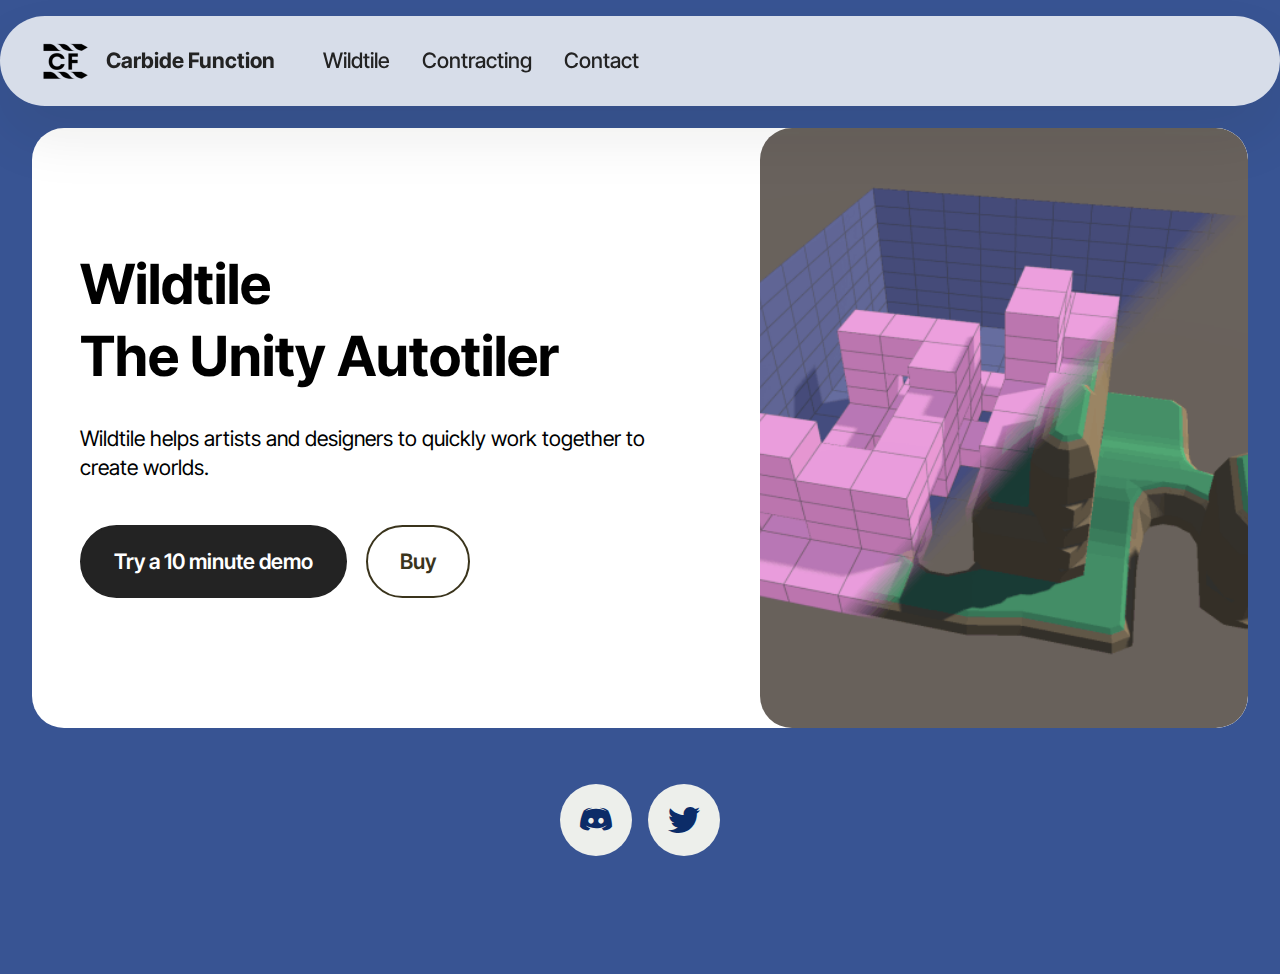
<file: wildtile.html>
<!DOCTYPE html>

<html>
<head>
<!-- Site made with Mobirise Website Builder v5.9.11, https://mobirise.com -->
<meta charset="utf-8"/>
<meta content="IE=edge" http-equiv="X-UA-Compatible"/>
<meta content="Mobirise v5.9.11, mobirise.com" name="generator"/>
<meta content="summary_large_image" name="twitter:card">
<meta content="assets/images/wildtile-meta.png" name="twitter:image:src"/>
<meta content="assets/images/wildtile-meta.png" property="og:image"/>
<meta content="Carbide Function | Wildtile" name="twitter:title"/>
<meta content="width=device-width, initial-scale=1, minimum-scale=1" name="viewport"/>
<link href="assets/images/carbide-function-favicon-black-2-96x96.png" rel="shortcut icon" type="image/x-icon"/>
<meta content="Wildtile is a Unity Plugin allowing environment artists and level designers to work together using 3D autotiling." name="description"/>
<title>Carbide Function | Wildtile</title>
<link href="assets/web/assets/mobirise-icons2/mobirise2.css" rel="stylesheet"/>
<link href="assets/bootstrap/css/bootstrap.min.css" rel="stylesheet"/>
<link href="assets/bootstrap/css/bootstrap-grid.min.css" rel="stylesheet"/>
<link href="assets/bootstrap/css/bootstrap-reboot.min.css" rel="stylesheet"/>
<link href="assets/animatecss/animate.css" rel="stylesheet"/>
<link href="assets/dropdown/css/style.css" rel="stylesheet"/>
<link href="assets/socicon/css/styles.css" rel="stylesheet"/>
<link href="assets/theme/css/style.css" rel="stylesheet"/>
<link as="style" href="https://fonts.googleapis.com/css?family=Inter+Tight:100,200,300,400,500,600,700,800,900,100i,200i,300i,400i,500i,600i,700i,800i,900i&amp;display=swap" onload="this.onload=null;this.rel='stylesheet'" rel="preload"/>
<noscript><link href="https://fonts.googleapis.com/css?family=Inter+Tight:100,200,300,400,500,600,700,800,900,100i,200i,300i,400i,500i,600i,700i,800i,900i&amp;display=swap" rel="stylesheet"/></noscript>
<link as="style" href="assets/mobirise/css/mbr-additional.css" rel="preload"/><link href="assets/mobirise/css/mbr-additional.css" rel="stylesheet" type="text/css"/>
</meta></head>
<body>
<section class="menu menu1 cid-u16XWcKGuL" data-bs-version="5.1" id="menu01-1o" once="menu">
<nav class="navbar navbar-dropdown navbar-fixed-top navbar-expand-lg">
<div class="container">
<div class="navbar-brand">
<span class="navbar-logo">
<a href="index.html">
<img alt="Carbide Function" src="assets/images/carbide-function-favicon-black-2-96x96.png" style="height: 3rem;"/>
</a>
</span>
<span class="navbar-caption-wrap"><a class="navbar-caption text-black text-primary display-4" href="index.html">Carbide Function</a></span>
</div>
<button aria-controls="navbarNavAltMarkup" aria-expanded="false" aria-label="Toggle navigation" class="navbar-toggler" data-bs-target="#navbarSupportedContent" data-bs-toggle="collapse" data-target="#navbarSupportedContent" data-toggle="collapse" type="button">
<div class="hamburger">
<span></span>
<span></span>
<span></span>
<span></span>
</div>
</button>
<div class="collapse navbar-collapse" id="navbarSupportedContent">
<ul class="navbar-nav nav-dropdown nav-right" data-app-modern-menu="true"><li class="nav-item">
<a class="nav-link link text-black text-primary display-4" href="wildtile.html">Wildtile</a>
</li>
<li class="nav-item">
<a aria-expanded="false" class="nav-link link text-black text-primary display-4" href="contracting.html">Contracting</a>
</li><li class="nav-item"><a class="nav-link link text-black text-primary display-4" href="contact.html">Contact</a></li></ul>
</div>
</div>
</nav>
</section>
<section class="start article05 cid-u17ZTaK5VE" data-bs-version="5.1" id="article05-1r">
<div class="container">
<div class="row justify-content-center align-items-center">
<div class="col-12">
<div class="card-wrapper">
<div class="row">
<div class="col-12 col-md-12 col-lg-5 image-wrapper">
<img alt="Wildtile example image" class="w-100" src="assets/images/cover-no-title-905x488.png"/>
</div>
<div class="col-12 col-lg col-md-12">
<div class="text-wrapper align-left">
<h1 class="mbr-section-title mbr-fonts-style mb-4 display-2">
<strong>Wildtile</strong><br/><strong>The Unity Autotiler</strong></h1>
<p class="mbr-text mbr-fonts-style mb-4 display-7">
                  Wildtile helps artists and designers to quickly work together to create worlds.<br/>
</p>
<div class="mbr-section-btn mt-3"><a class="btn btn-lg btn-black display-7" href="https://fuseinabowl.itch.io/wildtile-web-demo" target="_blank">Try a 10 minute demo</a> <a class="btn btn-lg btn-success-outline display-7" href="https://assetstore.unity.com/packages/tools/level-design/wildtile-215355?aid=1101loXVT&amp;utm_campaign=unity_affiliate&amp;utm_medium=affiliate&amp;utm_source=partnerize-linkmaker" target="_blank">Buy</a></div>
</div>
</div>
</div>
</div>
</div>
</div>
</div>
</section>
<section class="footer3 cid-u17R5zqKAm" data-bs-version="5.1" id="footer03-1q" once="footers">
<div class="container">
<div class="row">
<div class="col-12 mt-4">
<div class="social-row">
<div class="soc-item">
<a href="https://discord.com/invite/UyWAhnycjD" target="_blank">
<span class="mbr-iconfont display-7 socicon-discord socicon"></span>
</a>
</div>
<div class="soc-item">
<a href="https://twitter.com/wildtile_plugin" target="_blank">
<span class="mbr-iconfont socicon-twitter socicon"></span>
</a>
</div>
</div>
</div>
<div class="col-12 mt-5">
<p class="mbr-fonts-style copyright display-7">
                    © Copyright 2024 Carbide Function - Company no. 13854163 - All Rights Reserved
                </p>
</div>
</div>
</div>
</section><script src="assets/bootstrap/js/bootstrap.bundle.min.js"></script> <script src="assets/smoothscroll/smooth-scroll.js"></script> <script src="assets/ytplayer/index.js"></script> <script src="assets/dropdown/js/navbar-dropdown.js"></script> <script src="assets/theme/js/script.js"></script>
<input name="animation" type="hidden"/>
</body>
</html>
</file>
<file: assets/web/assets/mobirise-icons2/mobirise2.css>
@font-face {
  font-family: 'Moririse2';
  font-display: swap;
  src:  url('mobirise2.eot?f2bix4');
  src:  url('mobirise2.eot?f2bix4#iefix') format('embedded-opentype'),
    url('mobirise2.ttf?f2bix4') format('truetype'),
    url('mobirise2.woff?f2bix4') format('woff'),
    url('mobirise2.svg?f2bix4#mobirise2') format('svg');
  font-weight: normal;
  font-style: normal;
}

[class^="mobi-"], [class*=" mobi-"] {
  /* use !important to prevent issues with browser extensions that change fonts */
  font-family: 'Moririse2' !important;
  speak: none;
  font-style: normal;
  font-weight: normal;
  font-variant: normal;
  text-transform: none;
  line-height: 1;

  /* Better Font Rendering =========== */
  -webkit-font-smoothing: antialiased;
  -moz-osx-font-smoothing: grayscale;
}

.mobi-mbri-add-submenu:before {
  content: "\e900";
}
.mobi-mbri-alert:before {
  content: "\e901";
}
.mobi-mbri-align-center:before {
  content: "\e902";
}
.mobi-mbri-align-justify:before {
  content: "\e903";
}
.mobi-mbri-align-left:before {
  content: "\e904";
}
.mobi-mbri-align-right:before {
  content: "\e905";
}
.mobi-mbri-android:before {
  content: "\e906";
}
.mobi-mbri-apple:before {
  content: "\e907";
}
.mobi-mbri-arrow-down:before {
  content: "\e908";
}
.mobi-mbri-arrow-next:before {
  content: "\e909";
}
.mobi-mbri-arrow-prev:before {
  content: "\e90a";
}
.mobi-mbri-arrow-up:before {
  content: "\e90b";
}
.mobi-mbri-bold:before {
  content: "\e90c";
}
.mobi-mbri-bookmark:before {
  content: "\e90d";
}
.mobi-mbri-bootstrap:before {
  content: "\e90e";
}
.mobi-mbri-briefcase:before {
  content: "\e90f";
}
.mobi-mbri-browse:before {
  content: "\e910";
}
.mobi-mbri-bulleted-list:before {
  content: "\e911";
}
.mobi-mbri-calendar:before {
  content: "\e912";
}
.mobi-mbri-camera:before {
  content: "\e913";
}
.mobi-mbri-cart-add:before {
  content: "\e914";
}
.mobi-mbri-cart-full:before {
  content: "\e915";
}
.mobi-mbri-cash:before {
  content: "\e916";
}
.mobi-mbri-change-style:before {
  content: "\e917";
}
.mobi-mbri-chat:before {
  content: "\e918";
}
.mobi-mbri-clock:before {
  content: "\e919";
}
.mobi-mbri-close:before {
  content: "\e91a";
}
.mobi-mbri-cloud:before {
  content: "\e91b";
}
.mobi-mbri-code:before {
  content: "\e91c";
}
.mobi-mbri-contact-form:before {
  content: "\e91d";
}
.mobi-mbri-credit-card:before {
  content: "\e91e";
}
.mobi-mbri-cursor-click:before {
  content: "\e91f";
}
.mobi-mbri-cust-feedback:before {
  content: "\e920";
}
.mobi-mbri-database:before {
  content: "\e921";
}
.mobi-mbri-delivery:before {
  content: "\e922";
}
.mobi-mbri-desktop:before {
  content: "\e923";
}
.mobi-mbri-devices:before {
  content: "\e924";
}
.mobi-mbri-down:before {
  content: "\e925";
}
.mobi-mbri-download-2:before {
  content: "\e926";
}
.mobi-mbri-download:before {
  content: "\e927";
}
.mobi-mbri-drag-n-drop-2:before {
  content: "\e928";
}
.mobi-mbri-drag-n-drop:before {
  content: "\e929";
}
.mobi-mbri-edit-2:before {
  content: "\e92a";
}
.mobi-mbri-edit:before {
  content: "\e92b";
}
.mobi-mbri-error:before {
  content: "\e92c";
}
.mobi-mbri-extension:before {
  content: "\e92d";
}
.mobi-mbri-features:before {
  content: "\e92e";
}
.mobi-mbri-file:before {
  content: "\e92f";
}
.mobi-mbri-flag:before {
  content: "\e930";
}
.mobi-mbri-folder:before {
  content: "\e931";
}
.mobi-mbri-gift:before {
  content: "\e932";
}
.mobi-mbri-github:before {
  content: "\e933";
}
.mobi-mbri-globe-2:before {
  content: "\e934";
}
.mobi-mbri-globe:before {
  content: "\e935";
}
.mobi-mbri-growing-chart:before {
  content: "\e936";
}
.mobi-mbri-hearth:before {
  content: "\e937";
}
.mobi-mbri-help:before {
  content: "\e938";
}
.mobi-mbri-home:before {
  content: "\e939";
}
.mobi-mbri-hot-cup:before {
  content: "\e93a";
}
.mobi-mbri-idea:before {
  content: "\e93b";
}
.mobi-mbri-image-gallery:before {
  content: "\e93c";
}
.mobi-mbri-image-slider:before {
  content: "\e93d";
}
.mobi-mbri-info:before {
  content: "\e93e";
}
.mobi-mbri-italic:before {
  content: "\e93f";
}
.mobi-mbri-key:before {
  content: "\e940";
}
.mobi-mbri-laptop:before {
  content: "\e941";
}
.mobi-mbri-layers:before {
  content: "\e942";
}
.mobi-mbri-left-right:before {
  content: "\e943";
}
.mobi-mbri-left:before {
  content: "\e944";
}
.mobi-mbri-letter:before {
  content: "\e945";
}
.mobi-mbri-like:before {
  content: "\e946";
}
.mobi-mbri-link:before {
  content: "\e947";
}
.mobi-mbri-lock:before {
  content: "\e948";
}
.mobi-mbri-login:before {
  content: "\e949";
}
.mobi-mbri-logout:before {
  content: "\e94a";
}
.mobi-mbri-magic-stick:before {
  content: "\e94b";
}
.mobi-mbri-map-pin:before {
  content: "\e94c";
}
.mobi-mbri-menu:before {
  content: "\e94d";
}
.mobi-mbri-mobile-2:before {
  content: "\e94e";
}
.mobi-mbri-mobile-horizontal:before {
  content: "\e94f";
}
.mobi-mbri-mobile:before {
  content: "\e950";
}
.mobi-mbri-mobirise:before {
  content: "\e951";
}
.mobi-mbri-more-horizontal:before {
  content: "\e952";
}
.mobi-mbri-more-vertical:before {
  content: "\e953";
}
.mobi-mbri-music:before {
  content: "\e954";
}
.mobi-mbri-new-file:before {
  content: "\e955";
}
.mobi-mbri-numbered-list:before {
  content: "\e956";
}
.mobi-mbri-opened-folder:before {
  content: "\e957";
}
.mobi-mbri-pages:before {
  content: "\e958";
}
.mobi-mbri-paper-plane:before {
  content: "\e959";
}
.mobi-mbri-paperclip:before {
  content: "\e95a";
}
.mobi-mbri-phone:before {
  content: "\e95b";
}
.mobi-mbri-photo:before {
  content: "\e95c";
}
.mobi-mbri-photos:before {
  content: "\e95d";
}
.mobi-mbri-pin:before {
  content: "\e95e";
}
.mobi-mbri-play:before {
  content: "\e95f";
}
.mobi-mbri-plus:before {
  content: "\e960";
}
.mobi-mbri-preview:before {
  content: "\e961";
}
.mobi-mbri-print:before {
  content: "\e962";
}
.mobi-mbri-protect:before {
  content: "\e963";
}
.mobi-mbri-question:before {
  content: "\e964";
}
.mobi-mbri-quote-left:before {
  content: "\e965";
}
.mobi-mbri-quote-right:before {
  content: "\e966";
}
.mobi-mbri-redo:before {
  content: "\e967";
}
.mobi-mbri-refresh:before {
  content: "\e968";
}
.mobi-mbri-responsive-2:before {
  content: "\e969";
}
.mobi-mbri-responsive:before {
  content: "\e96a";
}
.mobi-mbri-right:before {
  content: "\e96b";
}
.mobi-mbri-rocket:before {
  content: "\e96c";
}
.mobi-mbri-sad-face:before {
  content: "\e96d";
}
.mobi-mbri-sale:before {
  content: "\e96e";
}
.mobi-mbri-save:before {
  content: "\e96f";
}
.mobi-mbri-search:before {
  content: "\e970";
}
.mobi-mbri-setting-2:before {
  content: "\e971";
}
.mobi-mbri-setting-3:before {
  content: "\e972";
}
.mobi-mbri-setting:before {
  content: "\e973";
}
.mobi-mbri-share:before {
  content: "\e974";
}
.mobi-mbri-shopping-bag:before {
  content: "\e975";
}
.mobi-mbri-shopping-basket:before {
  content: "\e976";
}
.mobi-mbri-shopping-cart:before {
  content: "\e977";
}
.mobi-mbri-sites:before {
  content: "\e978";
}
.mobi-mbri-smile-face:before {
  content: "\e979";
}
.mobi-mbri-speed:before {
  content: "\e97a";
}
.mobi-mbri-star:before {
  content: "\e97b";
}
.mobi-mbri-success:before {
  content: "\e97c";
}
.mobi-mbri-sun:before {
  content: "\e97d";
}
.mobi-mbri-sun2:before {
  content: "\e97e";
}
.mobi-mbri-tablet-vertical:before {
  content: "\e97f";
}
.mobi-mbri-tablet:before {
  content: "\e980";
}
.mobi-mbri-target:before {
  content: "\e981";
}
.mobi-mbri-timer:before {
  content: "\e982";
}
.mobi-mbri-to-ftp:before {
  content: "\e983";
}
.mobi-mbri-to-local-drive:before {
  content: "\e984";
}
.mobi-mbri-touch-swipe:before {
  content: "\e985";
}
.mobi-mbri-touch:before {
  content: "\e986";
}
.mobi-mbri-trash:before {
  content: "\e987";
}
.mobi-mbri-underline:before {
  content: "\e988";
}
.mobi-mbri-undo:before {
  content: "\e989";
}
.mobi-mbri-unlink:before {
  content: "\e98a";
}
.mobi-mbri-unlock:before {
  content: "\e98b";
}
.mobi-mbri-up-down:before {
  content: "\e98c";
}
.mobi-mbri-up:before {
  content: "\e98d";
}
.mobi-mbri-update:before {
  content: "\e98e";
}
.mobi-mbri-upload-2:before {
  content: "\e98f";
}
.mobi-mbri-upload:before {
  content: "\e990";
}
.mobi-mbri-user-2:before {
  content: "\e991";
}
.mobi-mbri-user:before {
  content: "\e992";
}
.mobi-mbri-users:before {
  content: "\e993";
}
.mobi-mbri-video-play:before {
  content: "\e994";
}
.mobi-mbri-video:before {
  content: "\e995";
}
.mobi-mbri-watch:before {
  content: "\e996";
}
.mobi-mbri-website-theme-2:before {
  content: "\e997";
}
.mobi-mbri-website-theme:before {
  content: "\e998";
}
.mobi-mbri-wifi:before {
  content: "\e999";
}
.mobi-mbri-windows:before {
  content: "\e99a";
}
.mobi-mbri-zoom-in:before {
  content: "\e99b";
}
.mobi-mbri-zoom-out:before {
  content: "\e99c";
}
</file>
<file: assets/dropdown/css/style.css>
.navbar-dropdown {
  left: 0;
  padding: 0;
  position: absolute;
  right: 0;
  top: 0;
  transition: all 0.45s ease;
  z-index: 1030;
  background: #282828; }
  .navbar-dropdown .navbar-logo {
    margin-right: 0.8rem;
    transition: margin 0.3s ease-in-out;
    vertical-align: middle; }
    .navbar-dropdown .navbar-logo img {
      height: 3.125rem;
      transition: all 0.3s ease-in-out; }
    .navbar-dropdown .navbar-logo.mbr-iconfont {
      font-size: 3.125rem;
      line-height: 3.125rem; }
  .navbar-dropdown .navbar-caption {
    font-weight: 700;
    white-space: normal;
    vertical-align: -4px;
    line-height: 3.125rem !important; }
    .navbar-dropdown .navbar-caption, .navbar-dropdown .navbar-caption:hover {
      color: inherit;
      text-decoration: none; }
  .navbar-dropdown .mbr-iconfont + .navbar-caption {
    vertical-align: -1px; }
  .navbar-dropdown.navbar-fixed-top {
    position: fixed; }
  .navbar-dropdown .navbar-brand span {
    vertical-align: -4px; }
  .navbar-dropdown.bg-color.transparent {
    background: none; }
  .navbar-dropdown.navbar-short .navbar-brand {
    padding: 0.625rem 0; }
    .navbar-dropdown.navbar-short .navbar-brand span {
      vertical-align: -1px; }
  .navbar-dropdown.navbar-short .navbar-caption {
    line-height: 2.375rem !important;
    vertical-align: -2px; }
  .navbar-dropdown.navbar-short .navbar-logo {
    margin-right: 0.5rem; }
    .navbar-dropdown.navbar-short .navbar-logo img {
      height: 2.375rem; }
    .navbar-dropdown.navbar-short .navbar-logo.mbr-iconfont {
      font-size: 2.375rem;
      line-height: 2.375rem; }
  .navbar-dropdown.navbar-short .mbr-table-cell {
    height: 3.625rem; }
  .navbar-dropdown .navbar-close {
    left: 0.6875rem;
    position: fixed;
    top: 0.75rem;
    z-index: 1000; }
  .navbar-dropdown .hamburger-icon {
    content: "";
    display: inline-block;
    vertical-align: middle;
    width: 16px;
    -webkit-box-shadow: 0 -6px 0 1px #282828,0 0 0 1px #282828,0 6px 0 1px #282828;
    -moz-box-shadow: 0 -6px 0 1px #282828,0 0 0 1px #282828,0 6px 0 1px #282828;
    box-shadow: 0 -6px 0 1px #282828,0 0 0 1px #282828,0 6px 0 1px #282828; }

.dropdown-menu .dropdown-toggle[data-toggle="dropdown-submenu"]::after {
  border-bottom: 0.35em solid transparent;
  border-left: 0.35em solid;
  border-right: 0;
  border-top: 0.35em solid transparent;
  margin-left: 0.3rem; }

.dropdown-menu .dropdown-item:focus {
  outline: 0; }

.nav-dropdown {
  font-size: 0.75rem;
  font-weight: 500;
  height: auto !important; }
  .nav-dropdown .nav-btn {
    padding-left: 1rem; }
  .nav-dropdown .link {
    margin: .667em 1.667em;
    font-weight: 500;
    padding: 0;
    transition: color .2s ease-in-out; }
    .nav-dropdown .link.dropdown-toggle {
      margin-right: 2.583em; }
      .nav-dropdown .link.dropdown-toggle::after {
        margin-left: .25rem;
        border-top: 0.35em solid;
        border-right: 0.35em solid transparent;
        border-left: 0.35em solid transparent;
        border-bottom: 0; }
      .nav-dropdown .link.dropdown-toggle[aria-expanded="true"] {
        margin: 0;
        padding: 0.667em 3.263em  0.667em 1.667em; }
  .nav-dropdown .link::after,
  .nav-dropdown .dropdown-item::after {
    color: inherit; }
  .nav-dropdown .btn {
    font-size: 0.75rem;
    font-weight: 700;
    letter-spacing: 0;
    margin-bottom: 0;
    padding-left: 1.25rem;
    padding-right: 1.25rem; }
  .nav-dropdown .dropdown-menu {
    border-radius: 0;
    border: 0;
    left: 0;
    margin: 0;
    padding-bottom: 1.25rem;
    padding-top: 1.25rem;
    position: relative; }
  .nav-dropdown .dropdown-submenu {
    margin-left: 0.125rem;
    top: 0; }
  .nav-dropdown .dropdown-item {
    font-weight: 500;
    line-height: 2;
    padding: 0.3846em 4.615em 0.3846em 1.5385em;
    position: relative;
    transition: color .2s ease-in-out, background-color .2s ease-in-out; }
    .nav-dropdown .dropdown-item::after {
      margin-top: -0.3077em;
      position: absolute;
      right: 1.1538em;
      top: 50%; }
    .nav-dropdown .dropdown-item:focus, .nav-dropdown .dropdown-item:hover {
      background: none; }

@media (max-width: 767px) {
  .nav-dropdown.navbar-toggleable-sm {
    bottom: 0;
    display: none;
    left: 0;
    overflow-x: hidden;
    position: fixed;
    top: 0;
    transform: translateX(-100%);
    -ms-transform: translateX(-100%);
    -webkit-transform: translateX(-100%);
    width: 18.75rem;
    z-index: 999; } }
.nav-dropdown.navbar-toggleable-xl {
  bottom: 0;
  display: none;
  left: 0;
  overflow-x: hidden;
  position: fixed;
  top: 0;
  transform: translateX(-100%);
  -ms-transform: translateX(-100%);
  -webkit-transform: translateX(-100%);
  width: 18.75rem;
  z-index: 999; }

.nav-dropdown-sm {
  display: block !important;
  overflow-x: hidden;
  overflow: auto;
  padding-top: 3.875rem; }
  .nav-dropdown-sm::after {
    content: "";
    display: block;
    height: 3rem;
    width: 100%; }
  .nav-dropdown-sm.collapse.in ~ .navbar-close {
    display: block !important; }
  .nav-dropdown-sm.collapsing, .nav-dropdown-sm.collapse.in {
    transform: translateX(0);
    -ms-transform: translateX(0);
    -webkit-transform: translateX(0);
    transition: all 0.25s ease-out;
    -webkit-transition: all 0.25s ease-out;
    background: #282828; }
  .nav-dropdown-sm.collapsing[aria-expanded="false"] {
    transform: translateX(-100%);
    -ms-transform: translateX(-100%);
    -webkit-transform: translateX(-100%); }
  .nav-dropdown-sm .nav-item {
    display: block;
    margin-left: 0 !important;
    padding-left: 0; }
  .nav-dropdown-sm .link,
  .nav-dropdown-sm .dropdown-item {
    border-top: 1px dotted rgba(255, 255, 255, 0.1);
    font-size: 0.8125rem;
    line-height: 1.6;
    margin: 0 !important;
    padding: 0.875rem 2.4rem 0.875rem 1.5625rem !important;
    position: relative;
    white-space: normal; }
    .nav-dropdown-sm .link:focus, .nav-dropdown-sm .link:hover,
    .nav-dropdown-sm .dropdown-item:focus,
    .nav-dropdown-sm .dropdown-item:hover {
      background: rgba(0, 0, 0, 0.2) !important;
      color: #c0a375; }
  .nav-dropdown-sm .nav-btn {
    position: relative;
    padding: 1.5625rem 1.5625rem 0 1.5625rem; }
    .nav-dropdown-sm .nav-btn::before {
      border-top: 1px dotted rgba(255, 255, 255, 0.1);
      content: "";
      left: 0;
      position: absolute;
      top: 0;
      width: 100%; }
    .nav-dropdown-sm .nav-btn + .nav-btn {
      padding-top: 0.625rem; }
      .nav-dropdown-sm .nav-btn + .nav-btn::before {
        display: none; }
  .nav-dropdown-sm .btn {
    padding: 0.625rem 0; }
  .nav-dropdown-sm .dropdown-toggle[data-toggle="dropdown-submenu"]::after {
    margin-left: .25rem;
    border-top: 0.35em solid;
    border-right: 0.35em solid transparent;
    border-left: 0.35em solid transparent;
    border-bottom: 0; }
  .nav-dropdown-sm .dropdown-toggle[data-toggle="dropdown-submenu"][aria-expanded="true"]::after {
    border-top: 0;
    border-right: 0.35em solid transparent;
    border-left: 0.35em solid transparent;
    border-bottom: 0.35em solid; }
  .nav-dropdown-sm .dropdown-menu {
    margin: 0;
    padding: 0;
    position: relative;
    top: 0;
    left: 0;
    width: 100%;
    border: 0;
    float: none;
    border-radius: 0;
    background: none; }
  .nav-dropdown-sm .dropdown-submenu {
    left: 100%;
    margin-left: 0.125rem;
    margin-top: -1.25rem;
    top: 0; }

.navbar-toggleable-sm .nav-dropdown .dropdown-menu {
  position: absolute; }

.navbar-toggleable-sm .nav-dropdown .dropdown-submenu {
  left: 100%;
  margin-left: 0.125rem;
  margin-top: -1.25rem;
  top: 0; }

.navbar-toggleable-sm.opened .nav-dropdown .dropdown-menu {
  position: relative; }

.navbar-toggleable-sm.opened .nav-dropdown .dropdown-submenu {
  left: 0;
  margin-left: 00rem;
  margin-top: 0rem;
  top: 0; }

.is-builder .nav-dropdown.collapsing {
  transition: none !important; }
</file>
<file: assets/socicon/css/styles.css>
@charset "UTF-8";

@font-face {
  font-family: 'Socicon';
  src:  url('../fonts/socicon.eot');
  src:  url('../fonts/socicon.eot?#iefix') format('embedded-opentype'),
    url('../fonts/socicon.woff2') format('woff2'),
    url('../fonts/socicon.ttf') format('truetype'),
    url('../fonts/socicon.woff') format('woff'),
    url('../fonts/socicon.svg#socicon') format('svg');
  font-weight: normal;
  font-style: normal;
  font-display: swap;
}

[data-icon]:before {
  font-family: "socicon" !important;
  content: attr(data-icon);
  font-style: normal !important;
  font-weight: normal !important;
  font-variant: normal !important;
  text-transform: none !important;
  speak: none;
  line-height: 1;
  -webkit-font-smoothing: antialiased;
  -moz-osx-font-smoothing: grayscale;
}

[class^="socicon-"], [class*=" socicon-"] {
  /* use !important to prevent issues with browser extensions that change fonts */
  font-family: 'Socicon' !important;
  speak: none;
  font-style: normal;
  font-weight: normal;
  font-variant: normal;
  text-transform: none;
  line-height: 1;

  /* Better Font Rendering =========== */
  -webkit-font-smoothing: antialiased;
  -moz-osx-font-smoothing: grayscale;
}

.socicon-eitaa:before {
  content: "\e97c";
}
.socicon-soroush:before {
  content: "\e97d";
}
.socicon-bale:before {
  content: "\e97e";
}
.socicon-zazzle:before {
  content: "\e97b";
}
.socicon-society6:before {
  content: "\e97a";
}
.socicon-redbubble:before {
  content: "\e979";
}
.socicon-avvo:before {
  content: "\e978";
}
.socicon-stitcher:before {
  content: "\e977";
}
.socicon-googlehangouts:before {
  content: "\e974";
}
.socicon-dlive:before {
  content: "\e975";
}
.socicon-vsco:before {
  content: "\e976";
}
.socicon-flipboard:before {
  content: "\e973";
}
.socicon-ubuntu:before {
  content: "\e958";
}
.socicon-artstation:before {
  content: "\e959";
}
.socicon-invision:before {
  content: "\e95a";
}
.socicon-torial:before {
  content: "\e95b";
}
.socicon-collectorz:before {
  content: "\e95c";
}
.socicon-seenthis:before {
  content: "\e95d";
}
.socicon-googleplaymusic:before {
  content: "\e95e";
}
.socicon-debian:before {
  content: "\e95f";
}
.socicon-filmfreeway:before {
  content: "\e960";
}
.socicon-gnome:before {
  content: "\e961";
}
.socicon-itchio:before {
  content: "\e962";
}
.socicon-jamendo:before {
  content: "\e963";
}
.socicon-mix:before {
  content: "\e964";
}
.socicon-sharepoint:before {
  content: "\e965";
}
.socicon-tinder:before {
  content: "\e966";
}
.socicon-windguru:before {
  content: "\e967";
}
.socicon-cdbaby:before {
  content: "\e968";
}
.socicon-elementaryos:before {
  content: "\e969";
}
.socicon-stage32:before {
  content: "\e96a";
}
.socicon-tiktok:before {
  content: "\e96b";
}
.socicon-gitter:before {
  content: "\e96c";
}
.socicon-letterboxd:before {
  content: "\e96d";
}
.socicon-threema:before {
  content: "\e96e";
}
.socicon-splice:before {
  content: "\e96f";
}
.socicon-metapop:before {
  content: "\e970";
}
.socicon-naver:before {
  content: "\e971";
}
.socicon-remote:before {
  content: "\e972";
}
.socicon-internet:before {
  content: "\e957";
}
.socicon-moddb:before {
  content: "\e94b";
}
.socicon-indiedb:before {
  content: "\e94c";
}
.socicon-traxsource:before {
  content: "\e94d";
}
.socicon-gamefor:before {
  content: "\e94e";
}
.socicon-pixiv:before {
  content: "\e94f";
}
.socicon-myanimelist:before {
  content: "\e950";
}
.socicon-blackberry:before {
  content: "\e951";
}
.socicon-wickr:before {
  content: "\e952";
}
.socicon-spip:before {
  content: "\e953";
}
.socicon-napster:before {
  content: "\e954";
}
.socicon-beatport:before {
  content: "\e955";
}
.socicon-hackerone:before {
  content: "\e956";
}
.socicon-hackernews:before {
  content: "\e946";
}
.socicon-smashwords:before {
  content: "\e947";
}
.socicon-kobo:before {
  content: "\e948";
}
.socicon-bookbub:before {
  content: "\e949";
}
.socicon-mailru:before {
  content: "\e94a";
}
.socicon-gitlab:before {
  content: "\e945";
}
.socicon-instructables:before {
  content: "\e944";
}
.socicon-portfolio:before {
  content: "\e943";
}
.socicon-codered:before {
  content: "\e940";
}
.socicon-origin:before {
  content: "\e941";
}
.socicon-nextdoor:before {
  content: "\e942";
}
.socicon-udemy:before {
  content: "\e93f";
}
.socicon-livemaster:before {
  content: "\e93e";
}
.socicon-crunchbase:before {
  content: "\e93b";
}
.socicon-homefy:before {
  content: "\e93c";
}
.socicon-calendly:before {
  content: "\e93d";
}
.socicon-realtor:before {
  content: "\e90f";
}
.socicon-tidal:before {
  content: "\e910";
}
.socicon-qobuz:before {
  content: "\e911";
}
.socicon-natgeo:before {
  content: "\e912";
}
.socicon-mastodon:before {
  content: "\e913";
}
.socicon-unsplash:before {
  content: "\e914";
}
.socicon-homeadvisor:before {
  content: "\e915";
}
.socicon-angieslist:before {
  content: "\e916";
}
.socicon-codepen:before {
  content: "\e917";
}
.socicon-slack:before {
  content: "\e918";
}
.socicon-openaigym:before {
  content: "\e919";
}
.socicon-logmein:before {
  content: "\e91a";
}
.socicon-fiverr:before {
  content: "\e91b";
}
.socicon-gotomeeting:before {
  content: "\e91c";
}
.socicon-aliexpress:before {
  content: "\e91d";
}
.socicon-guru:before {
  content: "\e91e";
}
.socicon-appstore:before {
  content: "\e91f";
}
.socicon-homes:before {
  content: "\e920";
}
.socicon-zoom:before {
  content: "\e921";
}
.socicon-alibaba:before {
  content: "\e922";
}
.socicon-craigslist:before {
  content: "\e923";
}
.socicon-wix:before {
  content: "\e924";
}
.socicon-redfin:before {
  content: "\e925";
}
.socicon-googlecalendar:before {
  content: "\e926";
}
.socicon-shopify:before {
  content: "\e927";
}
.socicon-freelancer:before {
  content: "\e928";
}
.socicon-seedrs:before {
  content: "\e929";
}
.socicon-bing:before {
  content: "\e92a";
}
.socicon-doodle:before {
  content: "\e92b";
}
.socicon-bonanza:before {
  content: "\e92c";
}
.socicon-squarespace:before {
  content: "\e92d";
}
.socicon-toptal:before {
  content: "\e92e";
}
.socicon-gust:before {
  content: "\e92f";
}
.socicon-ask:before {
  content: "\e930";
}
.socicon-trulia:before {
  content: "\e931";
}
.socicon-loomly:before {
  content: "\e932";
}
.socicon-ghost:before {
  content: "\e933";
}
.socicon-upwork:before {
  content: "\e934";
}
.socicon-fundable:before {
  content: "\e935";
}
.socicon-booking:before {
  content: "\e936";
}
.socicon-googlemaps:before {
  content: "\e937";
}
.socicon-zillow:before {
  content: "\e938";
}
.socicon-niconico:before {
  content: "\e939";
}
.socicon-toneden:before {
  content: "\e93a";
}
.socicon-augment:before {
  content: "\e908";
}
.socicon-bitbucket:before {
  content: "\e909";
}
.socicon-fyuse:before {
  content: "\e90a";
}
.socicon-yt-gaming:before {
  content: "\e90b";
}
.socicon-sketchfab:before {
  content: "\e90c";
}
.socicon-mobcrush:before {
  content: "\e90d";
}
.socicon-microsoft:before {
  content: "\e90e";
}
.socicon-pandora:before {
  content: "\e907";
}
.socicon-messenger:before {
  content: "\e906";
}
.socicon-gamewisp:before {
  content: "\e905";
}
.socicon-bloglovin:before {
  content: "\e904";
}
.socicon-tunein:before {
  content: "\e903";
}
.socicon-gamejolt:before {
  content: "\e901";
}
.socicon-trello:before {
  content: "\e902";
}
.socicon-spreadshirt:before {
  content: "\e900";
}
.socicon-500px:before {
  content: "\e000";
}
.socicon-8tracks:before {
  content: "\e001";
}
.socicon-airbnb:before {
  content: "\e002";
}
.socicon-alliance:before {
  content: "\e003";
}
.socicon-amazon:before {
  content: "\e004";
}
.socicon-amplement:before {
  content: "\e005";
}
.socicon-android:before {
  content: "\e006";
}
.socicon-angellist:before {
  content: "\e007";
}
.socicon-apple:before {
  content: "\e008";
}
.socicon-appnet:before {
  content: "\e009";
}
.socicon-baidu:before {
  content: "\e00a";
}
.socicon-bandcamp:before {
  content: "\e00b";
}
.socicon-battlenet:before {
  content: "\e00c";
}
.socicon-mixer:before {
  content: "\e00d";
}
.socicon-bebee:before {
  content: "\e00e";
}
.socicon-bebo:before {
  content: "\e00f";
}
.socicon-behance:before {
  content: "\e010";
}
.socicon-blizzard:before {
  content: "\e011";
}
.socicon-blogger:before {
  content: "\e012";
}
.socicon-buffer:before {
  content: "\e013";
}
.socicon-chrome:before {
  content: "\e014";
}
.socicon-coderwall:before {
  content: "\e015";
}
.socicon-curse:before {
  content: "\e016";
}
.socicon-dailymotion:before {
  content: "\e017";
}
.socicon-deezer:before {
  content: "\e018";
}
.socicon-delicious:before {
  content: "\e019";
}
.socicon-deviantart:before {
  content: "\e01a";
}
.socicon-diablo:before {
  content: "\e01b";
}
.socicon-digg:before {
  content: "\e01c";
}
.socicon-discord:before {
  content: "\e01d";
}
.socicon-disqus:before {
  content: "\e01e";
}
.socicon-douban:before {
  content: "\e01f";
}
.socicon-draugiem:before {
  content: "\e020";
}
.socicon-dribbble:before {
  content: "\e021";
}
.socicon-drupal:before {
  content: "\e022";
}
.socicon-ebay:before {
  content: "\e023";
}
.socicon-ello:before {
  content: "\e024";
}
.socicon-endomodo:before {
  content: "\e025";
}
.socicon-envato:before {
  content: "\e026";
}
.socicon-etsy:before {
  content: "\e027";
}
.socicon-facebook:before {
  content: "\e028";
}
.socicon-feedburner:before {
  content: "\e029";
}
.socicon-filmweb:before {
  content: "\e02a";
}
.socicon-firefox:before {
  content: "\e02b";
}
.socicon-flattr:before {
  content: "\e02c";
}
.socicon-flickr:before {
  content: "\e02d";
}
.socicon-formulr:before {
  content: "\e02e";
}
.socicon-forrst:before {
  content: "\e02f";
}
.socicon-foursquare:before {
  content: "\e030";
}
.socicon-friendfeed:before {
  content: "\e031";
}
.socicon-github:before {
  content: "\e032";
}
.socicon-goodreads:before {
  content: "\e033";
}
.socicon-google:before {
  content: "\e034";
}
.socicon-googlescholar:before {
  content: "\e035";
}
.socicon-googlegroups:before {
  content: "\e036";
}
.socicon-googlephotos:before {
  content: "\e037";
}
.socicon-googleplus:before {
  content: "\e038";
}
.socicon-grooveshark:before {
  content: "\e039";
}
.socicon-hackerrank:before {
  content: "\e03a";
}
.socicon-hearthstone:before {
  content: "\e03b";
}
.socicon-hellocoton:before {
  content: "\e03c";
}
.socicon-heroes:before {
  content: "\e03d";
}
.socicon-smashcast:before {
  content: "\e03e";
}
.socicon-horde:before {
  content: "\e03f";
}
.socicon-houzz:before {
  content: "\e040";
}
.socicon-icq:before {
  content: "\e041";
}
.socicon-identica:before {
  content: "\e042";
}
.socicon-imdb:before {
  content: "\e043";
}
.socicon-instagram:before {
  content: "\e044";
}
.socicon-issuu:before {
  content: "\e045";
}
.socicon-istock:before {
  content: "\e046";
}
.socicon-itunes:before {
  content: "\e047";
}
.socicon-keybase:before {
  content: "\e048";
}
.socicon-lanyrd:before {
  content: "\e049";
}
.socicon-lastfm:before {
  content: "\e04a";
}
.socicon-line:before {
  content: "\e04b";
}
.socicon-linkedin:before {
  content: "\e04c";
}
.socicon-livejournal:before {
  content: "\e04d";
}
.socicon-lyft:before {
  content: "\e04e";
}
.socicon-macos:before {
  content: "\e04f";
}
.socicon-mail:before {
  content: "\e050";
}
.socicon-medium:before {
  content: "\e051";
}
.socicon-meetup:before {
  content: "\e052";
}
.socicon-mixcloud:before {
  content: "\e053";
}
.socicon-modelmayhem:before {
  content: "\e054";
}
.socicon-mumble:before {
  content: "\e055";
}
.socicon-myspace:before {
  content: "\e056";
}
.socicon-newsvine:before {
  content: "\e057";
}
.socicon-nintendo:before {
  content: "\e058";
}
.socicon-npm:before {
  content: "\e059";
}
.socicon-odnoklassniki:before {
  content: "\e05a";
}
.socicon-openid:before {
  content: "\e05b";
}
.socicon-opera:before {
  content: "\e05c";
}
.socicon-outlook:before {
  content: "\e05d";
}
.socicon-overwatch:before {
  content: "\e05e";
}
.socicon-patreon:before {
  content: "\e05f";
}
.socicon-paypal:before {
  content: "\e060";
}
.socicon-periscope:before {
  content: "\e061";
}
.socicon-persona:before {
  content: "\e062";
}
.socicon-pinterest:before {
  content: "\e063";
}
.socicon-play:before {
  content: "\e064";
}
.socicon-player:before {
  content: "\e065";
}
.socicon-playstation:before {
  content: "\e066";
}
.socicon-pocket:before {
  content: "\e067";
}
.socicon-qq:before {
  content: "\e068";
}
.socicon-quora:before {
  content: "\e069";
}
.socicon-raidcall:before {
  content: "\e06a";
}
.socicon-ravelry:before {
  content: "\e06b";
}
.socicon-reddit:before {
  content: "\e06c";
}
.socicon-renren:before {
  content: "\e06d";
}
.socicon-researchgate:before {
  content: "\e06e";
}
.socicon-residentadvisor:before {
  content: "\e06f";
}
.socicon-reverbnation:before {
  content: "\e070";
}
.socicon-rss:before {
  content: "\e071";
}
.socicon-sharethis:before {
  content: "\e072";
}
.socicon-skype:before {
  content: "\e073";
}
.socicon-slideshare:before {
  content: "\e074";
}
.socicon-smugmug:before {
  content: "\e075";
}
.socicon-snapchat:before {
  content: "\e076";
}
.socicon-songkick:before {
  content: "\e077";
}
.socicon-soundcloud:before {
  content: "\e078";
}
.socicon-spotify:before {
  content: "\e079";
}
.socicon-stackexchange:before {
  content: "\e07a";
}
.socicon-stackoverflow:before {
  content: "\e07b";
}
.socicon-starcraft:before {
  content: "\e07c";
}
.socicon-stayfriends:before {
  content: "\e07d";
}
.socicon-steam:before {
  content: "\e07e";
}
.socicon-storehouse:before {
  content: "\e07f";
}
.socicon-strava:before {
  content: "\e080";
}
.socicon-streamjar:before {
  content: "\e081";
}
.socicon-stumbleupon:before {
  content: "\e082";
}
.socicon-swarm:before {
  content: "\e083";
}
.socicon-teamspeak:before {
  content: "\e084";
}
.socicon-teamviewer:before {
  content: "\e085";
}
.socicon-technorati:before {
  content: "\e086";
}
.socicon-telegram:before {
  content: "\e087";
}
.socicon-tripadvisor:before {
  content: "\e088";
}
.socicon-tripit:before {
  content: "\e089";
}
.socicon-triplej:before {
  content: "\e08a";
}
.socicon-tumblr:before {
  content: "\e08b";
}
.socicon-twitch:before {
  content: "\e08c";
}
.socicon-twitter:before {
  content: "\e08d";
}
.socicon-uber:before {
  content: "\e08e";
}
.socicon-ventrilo:before {
  content: "\e08f";
}
.socicon-viadeo:before {
  content: "\e090";
}
.socicon-viber:before {
  content: "\e091";
}
.socicon-viewbug:before {
  content: "\e092";
}
.socicon-vimeo:before {
  content: "\e093";
}
.socicon-vine:before {
  content: "\e094";
}
.socicon-vkontakte:before {
  content: "\e095";
}
.socicon-warcraft:before {
  content: "\e096";
}
.socicon-wechat:before {
  content: "\e097";
}
.socicon-weibo:before {
  content: "\e098";
}
.socicon-whatsapp:before {
  content: "\e099";
}
.socicon-wikipedia:before {
  content: "\e09a";
}
.socicon-windows:before {
  content: "\e09b";
}
.socicon-wordpress:before {
  content: "\e09c";
}
.socicon-wykop:before {
  content: "\e09d";
}
.socicon-xbox:before {
  content: "\e09e";
}
.socicon-xing:before {
  content: "\e09f";
}
.socicon-yahoo:before {
  content: "\e0a0";
}
.socicon-yammer:before {
  content: "\e0a1";
}
.socicon-yandex:before {
  content: "\e0a2";
}
.socicon-yelp:before {
  content: "\e0a3";
}
.socicon-younow:before {
  content: "\e0a4";
}
.socicon-youtube:before {
  content: "\e0a5";
}
.socicon-zapier:before {
  content: "\e0a6";
}
.socicon-zerply:before {
  content: "\e0a7";
}
.socicon-zomato:before {
  content: "\e0a8";
}
.socicon-zynga:before {
  content: "\e0a9";
}
</file>
<file: assets/theme/css/style.css>
@charset "UTF-8";
section {
  background-color: #ffffff;
}

body {
  background-color: #385493;
  font-style: normal;
  line-height: 1.5;
  font-weight: 400;
  color: #232323;
  position: relative;
}

button {
  background-color: transparent;
  border-color: transparent;
}

.embla__button,
.carousel-control {
  background-color: #edefea !important;
  opacity: 0.8 !important;
  color: #464845 !important;
  border-color: #edefea !important;
}

.carousel .close,
.modalWindow .close {
  background-color: #edefea !important;
  color: #464845 !important;
  border-color: #edefea !important;
  opacity: 0.8 !important;
}

.carousel .close:hover,
.modalWindow .close:hover {
  opacity: 1 !important;
}

.carousel-indicators li {
  background-color: #edefea !important;
  border: 2px solid #464845 !important;
}

.carousel-indicators li:hover,
.carousel-indicators li:active {
  opacity: 0.8 !important;
}

.embla__button:hover,
.carousel-control:hover {
  background-color: #edefea !important;
  opacity: 1 !important;
}

.modalWindow-video-container {
  height: 80%;
}

section,
.container,
.container-fluid {
  position: relative;
  word-wrap: break-word;
}

a.mbr-iconfont:hover {
  text-decoration: none;
}

.article .lead p,
.article .lead ul,
.article .lead ol,
.article .lead pre,
.article .lead blockquote {
  margin-bottom: 0;
}

a {
  font-style: normal;
  font-weight: 400;
  cursor: pointer;
}
a, a:hover {
  text-decoration: none;
}

.mbr-section-title {
  font-style: normal;
  line-height: 1.3;
}

.mbr-section-subtitle {
  line-height: 1.3;
}

.mbr-text {
  font-style: normal;
  line-height: 1.7;
}

h1,
h2,
h3,
h4,
h5,
h6,
.display-1,
.display-2,
.display-4,
.display-5,
.display-7,
span,
p,
a {
  line-height: 1;
  word-break: break-word;
  word-wrap: break-word;
  font-weight: 400;
}

b,
strong {
  font-weight: bold;
}

input:-webkit-autofill, input:-webkit-autofill:hover, input:-webkit-autofill:focus, input:-webkit-autofill:active {
  transition-delay: 9999s;
  -webkit-transition-property: background-color, color;
  transition-property: background-color, color;
}

textarea[type=hidden] {
  display: none;
}

section {
  background-position: 50% 50%;
  background-repeat: no-repeat;
  background-size: cover;
}
section .mbr-background-video,
section .mbr-background-video-preview {
  position: absolute;
  bottom: 0;
  left: 0;
  right: 0;
  top: 0;
}

.hidden {
  visibility: hidden;
}

.mbr-z-index20 {
  z-index: 20;
}

/*! Base colors */
.mbr-white {
  color: #ffffff;
}

.mbr-black {
  color: #111111;
}

.mbr-bg-white {
  background-color: #ffffff;
}

.mbr-bg-black {
  background-color: #000000;
}

/*! Text-aligns */
.align-left {
  text-align: left;
}

.align-center {
  text-align: center;
}

.align-right {
  text-align: right;
}

/*! Font-weight  */
.mbr-light {
  font-weight: 300;
}

.mbr-regular {
  font-weight: 400;
}

.mbr-semibold {
  font-weight: 500;
}

.mbr-bold {
  font-weight: 700;
}

/*! Media  */
.media-content {
  flex-basis: 100%;
}

.media-container-row {
  display: flex;
  flex-direction: row;
  flex-wrap: wrap;
  justify-content: center;
  align-content: center;
  align-items: start;
}
.media-container-row .media-size-item {
  width: 400px;
}

.media-container-column {
  display: flex;
  flex-direction: column;
  flex-wrap: wrap;
  justify-content: center;
  align-content: center;
  align-items: stretch;
}
.media-container-column > * {
  width: 100%;
}

@media (min-width: 992px) {
  .media-container-row {
    flex-wrap: nowrap;
  }
}
figure {
  margin-bottom: 0;
  overflow: hidden;
}

figure[mbr-media-size] {
  transition: width 0.1s;
}

img,
iframe {
  display: block;
  width: 100%;
}

.card {
  background-color: transparent;
  border: none;
}

.card-box {
  width: 100%;
}

.card-img {
  text-align: center;
  flex-shrink: 0;
  -webkit-flex-shrink: 0;
}

.media {
  max-width: 100%;
  margin: 0 auto;
}

.mbr-figure {
  align-self: center;
}

.media-container > div {
  max-width: 100%;
}

.mbr-figure img,
.card-img img {
  width: 100%;
}

@media (max-width: 991px) {
  .media-size-item {
    width: auto !important;
  }
  .media {
    width: auto;
  }
  .mbr-figure {
    width: 100% !important;
  }
}
/*! Buttons */
.mbr-section-btn {
  margin-left: -0.6rem;
  margin-right: -0.6rem;
  font-size: 0;
}

.btn {
  font-weight: 600;
  border-width: 1px;
  font-style: normal;
  margin: 0.6rem 0.6rem;
  white-space: normal;
  transition: all 0.2s ease-in-out;
  display: inline-flex;
  align-items: center;
  justify-content: center;
  word-break: break-word;
}

.btn-sm {
  font-weight: 600;
  letter-spacing: 0px;
  transition: all 0.3s ease-in-out;
}

.btn-md {
  font-weight: 600;
  letter-spacing: 0px;
  transition: all 0.3s ease-in-out;
}

.btn-lg {
  font-weight: 600;
  letter-spacing: 0px;
  transition: all 0.3s ease-in-out;
}

.btn-form {
  margin: 0;
}
.btn-form:hover {
  cursor: pointer;
}

nav .mbr-section-btn {
  margin-left: 0rem;
  margin-right: 0rem;
}

/*! Btn icon margin */
.btn .mbr-iconfont,
.btn.btn-sm .mbr-iconfont {
  order: 1;
  cursor: pointer;
  margin-left: 0.5rem;
  vertical-align: sub;
}

.btn.btn-md .mbr-iconfont,
.btn.btn-md .mbr-iconfont {
  margin-left: 0.8rem;
}

.mbr-regular {
  font-weight: 400;
}

.mbr-semibold {
  font-weight: 500;
}

.mbr-bold {
  font-weight: 700;
}

[type=submit] {
  -webkit-appearance: none;
}

/*! Full-screen */
.mbr-fullscreen .mbr-overlay {
  min-height: 100vh;
}

.mbr-fullscreen {
  display: flex;
  display: -moz-flex;
  display: -ms-flex;
  display: -o-flex;
  align-items: center;
  min-height: 100vh;
  padding-top: 3rem;
  padding-bottom: 3rem;
}

/*! Map */
.map {
  height: 25rem;
  position: relative;
}
.map iframe {
  width: 100%;
  height: 100%;
}

/*! Scroll to top arrow */
.mbr-arrow-up {
  bottom: 25px;
  right: 90px;
  position: fixed;
  text-align: right;
  z-index: 5000;
  color: #ffffff;
  font-size: 22px;
}

.mbr-arrow-up a {
  background: rgba(0, 0, 0, 0.2);
  border-radius: 50%;
  color: #fff;
  display: inline-block;
  height: 60px;
  width: 60px;
  border: 2px solid #fff;
  outline-style: none !important;
  position: relative;
  text-decoration: none;
  transition: all 0.3s ease-in-out;
  cursor: pointer;
  text-align: center;
}
.mbr-arrow-up a:hover {
  background-color: rgba(0, 0, 0, 0.4);
}
.mbr-arrow-up a i {
  line-height: 60px;
}

.mbr-arrow-up-icon {
  display: block;
  color: #fff;
}

.mbr-arrow-up-icon::before {
  content: "›";
  display: inline-block;
  font-family: serif;
  font-size: 22px;
  line-height: 1;
  font-style: normal;
  position: relative;
  top: 6px;
  left: -4px;
  transform: rotate(-90deg);
}

/*! Arrow Down */
.mbr-arrow {
  position: absolute;
  bottom: 45px;
  left: 50%;
  width: 60px;
  height: 60px;
  cursor: pointer;
  background-color: rgba(80, 80, 80, 0.5);
  border-radius: 50%;
  transform: translateX(-50%);
}
@media (max-width: 767px) {
  .mbr-arrow {
    display: none;
  }
}
.mbr-arrow > a {
  display: inline-block;
  text-decoration: none;
  outline-style: none;
  animation: arrowdown 1.7s ease-in-out infinite;
  color: #ffffff;
}
.mbr-arrow > a > i {
  position: absolute;
  top: -2px;
  left: 15px;
  font-size: 2rem;
}

#scrollToTop a i::before {
  content: "";
  position: absolute;
  display: block;
  border-bottom: 2.5px solid #fff;
  border-left: 2.5px solid #fff;
  width: 27.8%;
  height: 27.8%;
  left: 50%;
  top: 51%;
  transform: translateY(-30%) translateX(-50%) rotate(135deg);
}

@keyframes arrowdown {
  0% {
    transform: translateY(0px);
  }
  50% {
    transform: translateY(-5px);
  }
  100% {
    transform: translateY(0px);
  }
}
@media (max-width: 500px) {
  .mbr-arrow-up {
    left: 0;
    right: 0;
    text-align: center;
  }
}
/*Gradients animation*/
@keyframes gradient-animation {
  from {
    background-position: 0% 100%;
    animation-timing-function: ease-in-out;
  }
  to {
    background-position: 100% 0%;
    animation-timing-function: ease-in-out;
  }
}
.bg-gradient {
  background-size: 200% 200%;
  animation: gradient-animation 5s infinite alternate;
  -webkit-animation: gradient-animation 5s infinite alternate;
}

.menu .navbar-brand {
  display: -webkit-flex;
}
.menu .navbar-brand span {
  display: flex;
  display: -webkit-flex;
}
.menu .navbar-brand .navbar-caption-wrap {
  display: -webkit-flex;
}
.menu .navbar-brand .navbar-logo img {
  display: -webkit-flex;
  width: auto;
}
@media (min-width: 768px) and (max-width: 991px) {
  .menu .navbar-toggleable-sm .navbar-nav {
    display: -ms-flexbox;
  }
}
@media (max-width: 991px) {
  .menu .navbar-collapse {
    max-height: 93.5vh;
  }
  .menu .navbar-collapse.show {
    overflow: auto;
  }
}
@media (min-width: 992px) {
  .menu .navbar-nav.nav-dropdown {
    display: -webkit-flex;
  }
  .menu .navbar-toggleable-sm .navbar-collapse {
    display: -webkit-flex !important;
  }
  .menu .collapsed .navbar-collapse {
    max-height: 93.5vh;
  }
  .menu .collapsed .navbar-collapse.show {
    overflow: auto;
  }
}
@media (max-width: 767px) {
  .menu .navbar-collapse {
    max-height: 80vh;
  }
}

.nav-link .mbr-iconfont {
  margin-right: 0.5rem;
}

.navbar {
  display: -webkit-flex;
  -webkit-flex-wrap: wrap;
  -webkit-align-items: center;
  -webkit-justify-content: space-between;
}

.navbar-collapse {
  -webkit-flex-basis: 100%;
  -webkit-flex-grow: 1;
  -webkit-align-items: center;
}

.nav-dropdown .link {
  padding: 0.667em 1.667em !important;
  margin: 0 !important;
}

.nav {
  display: -webkit-flex;
  -webkit-flex-wrap: wrap;
}

.row {
  display: -webkit-flex;
  -webkit-flex-wrap: wrap;
}

.justify-content-center {
  -webkit-justify-content: center;
}

.form-inline {
  display: -webkit-flex;
}

.card-wrapper {
  -webkit-flex: 1;
}

.carousel-control {
  z-index: 10;
  display: -webkit-flex;
}

.carousel-controls {
  display: -webkit-flex;
}

.media {
  display: -webkit-flex;
}

.form-group:focus {
  outline: none;
}

.jq-selectbox__select {
  padding: 7px 0;
  position: relative;
}

.jq-selectbox__dropdown {
  overflow: hidden;
  border-radius: 10px;
  position: absolute;
  top: 100%;
  left: 0 !important;
  width: 100% !important;
}

.jq-selectbox__trigger-arrow {
  right: 0;
  transform: translateY(-50%);
}

.jq-selectbox li {
  padding: 1.07em 0.5em;
}

input[type=range] {
  padding-left: 0 !important;
  padding-right: 0 !important;
}

.modal-dialog,
.modal-content {
  height: 100%;
}

.modal-dialog .carousel-inner {
  height: calc(100vh - 1.75rem);
}
@media (max-width: 575px) {
  .modal-dialog .carousel-inner {
    height: calc(100vh - 1rem);
  }
}

.carousel-item {
  text-align: center;
}

.carousel-item img {
  margin: auto;
}

.navbar-toggler {
  align-self: flex-start;
  padding: 0.25rem 0.75rem;
  font-size: 1.25rem;
  line-height: 1;
  background: transparent;
  border: 1px solid transparent;
  border-radius: 0.25rem;
}

.navbar-toggler:focus,
.navbar-toggler:hover {
  text-decoration: none;
  box-shadow: none;
}

.navbar-toggler-icon {
  display: inline-block;
  width: 1.5em;
  height: 1.5em;
  vertical-align: middle;
  content: "";
  background: no-repeat center center;
  background-size: 100% 100%;
}

.navbar-toggler-left {
  position: absolute;
  left: 1rem;
}

.navbar-toggler-right {
  position: absolute;
  right: 1rem;
}

.card-img {
  width: auto;
}

.menu .navbar.collapsed:not(.beta-menu) {
  flex-direction: column;
}

.carousel-item.active,
.carousel-item-next,
.carousel-item-prev {
  display: flex;
}

.note-air-layout .dropup .dropdown-menu,
.note-air-layout .navbar-fixed-bottom .dropdown .dropdown-menu {
  bottom: initial !important;
}

html,
body {
  background-color: #385493;
  height: auto;
  min-height: 100vh;
}

.dropup .dropdown-toggle::after {
  display: none;
}

.form-asterisk {
  font-family: initial;
  position: absolute;
  top: -2px;
  font-weight: normal;
}

.form-control-label {
  position: relative;
  cursor: pointer;
  margin-bottom: 0.357em;
  padding: 0;
}

.alert {
  color: #ffffff;
  border-radius: 0;
  border: 0;
  font-size: 1.1rem;
  line-height: 1.5;
  margin-bottom: 1.875rem;
  padding: 1.25rem;
  position: relative;
  text-align: center;
}
.alert.alert-form::after {
  background-color: inherit;
  bottom: -7px;
  content: "";
  display: block;
  height: 14px;
  left: 50%;
  margin-left: -7px;
  position: absolute;
  transform: rotate(45deg);
  width: 14px;
}

.form-control {
  background-color: #ffffff;
  background-clip: border-box;
  color: #232323;
  line-height: 1rem !important;
  height: auto;
  padding: 1.2rem 2rem;
  transition: border-color 0.25s ease 0s;
  border: 1px solid transparent !important;
  border-radius: 4px;
  box-shadow: rgba(0, 0, 0, 0.07) 0px 1px 1px 0px, rgba(0, 0, 0, 0.07) 0px 1px 3px 0px, rgba(0, 0, 0, 0.03) 0px 0px 0px 1px;
}
.form-active .form-control:invalid {
  border-color: red;
}

.row > * {
  padding-right: 1rem;
  padding-left: 1rem;
}

form .row {
  margin-left: -0.6rem;
  margin-right: -0.6rem;
}
form .row [class*=col] {
  padding-left: 0.6rem;
  padding-right: 0.6rem;
}

form .mbr-section-btn {
  padding-left: 0.6rem;
  padding-right: 0.6rem;
}

form .form-check-input {
  margin-top: 0.5;
}

textarea.form-control {
  line-height: 1.5rem !important;
}

.form-group {
  margin-bottom: 1.2rem;
}

.form-control,
form .btn {
  min-height: 48px;
}

.gdpr-block label span.textGDPR input[name=gdpr] {
  top: 7px;
}

.form-control:focus {
  box-shadow: none;
}

:focus {
  outline: none;
}

.mbr-overlay {
  background-color: #000;
  bottom: 0;
  left: 0;
  opacity: 0.5;
  position: absolute;
  right: 0;
  top: 0;
  z-index: 0;
  pointer-events: none;
}

blockquote {
  font-style: italic;
  padding: 3rem;
  font-size: 1.09rem;
  position: relative;
  border-left: 3px solid;
}

ul,
ol,
pre,
blockquote {
  margin-bottom: 2.3125rem;
}

.mt-4 {
  margin-top: 2rem !important;
}

.mb-4 {
  margin-bottom: 2rem !important;
}

.container,
.container-fluid {
  padding-left: 16px;
  padding-right: 16px;
}

.row {
  margin-left: -16px;
  margin-right: -16px;
}
.row > [class*=col] {
  padding-left: 16px;
  padding-right: 16px;
}

@media (min-width: 992px) {
  .container-fluid {
    padding-left: 32px;
    padding-right: 32px;
  }
}
@media (max-width: 991px) {
  .mbr-container {
    padding-left: 16px;
    padding-right: 16px;
  }
}
.app-video-wrapper > img {
  opacity: 1;
}

.app-video-wrapper {
  background: transparent;
}

.item {
  position: relative;
}

.dropdown-menu .dropdown-menu {
  left: 100%;
}

.dropdown-item + .dropdown-menu {
  display: none;
}

.dropdown-item:hover + .dropdown-menu,
.dropdown-menu:hover {
  display: block;
}

@media (min-aspect-ratio: 16/9) {
  .mbr-video-foreground {
    height: 300% !important;
    top: -100% !important;
  }
}
@media (max-aspect-ratio: 16/9) {
  .mbr-video-foreground {
    width: 300% !important;
    left: -100% !important;
  }
}.engine {
	position: absolute;
	text-indent: -2400px;
	text-align: center;
	padding: 0;
	top: 0;
	left: -2400px;
}
</file>
<file: assets/mobirise/css/mbr-additional.css>
.btn {
  border-width: 2px;
}
img,
.card-wrap,
.card-wrapper,
.video-wrapper,
.mbr-figure iframe,
.google-map iframe,
.slide-content,
.plan,
.card,
.item-wrapper {
  border-radius: 2rem !important;
}
.video-wrapper {
  overflow: hidden;
}
body {
  font-family: Inter Tight;
}
.display-1 {
  font-family: 'Inter Tight', sans-serif;
  font-size: 5rem;
  line-height: 1;
}
.display-1 > .mbr-iconfont {
  font-size: 6.25rem;
}
.display-2 {
  font-family: 'Inter Tight', sans-serif;
  font-size: 4rem;
  line-height: 1;
}
.display-2 > .mbr-iconfont {
  font-size: 5rem;
}
.display-4 {
  font-family: 'Inter Tight', sans-serif;
  font-size: 1.4rem;
  line-height: 1.5;
}
.display-4 > .mbr-iconfont {
  font-size: 1.75rem;
}
.display-5 {
  font-family: 'Inter Tight', sans-serif;
  font-size: 2rem;
  line-height: 1.5;
}
.display-5 > .mbr-iconfont {
  font-size: 2.5rem;
}
.display-7 {
  font-family: 'Inter Tight', sans-serif;
  font-size: 1.4rem;
  line-height: 1.3;
}
.display-7 > .mbr-iconfont {
  font-size: 1.75rem;
}
/* ---- Fluid typography for mobile devices ---- */
/* 1.4 - font scale ratio ( bootstrap == 1.42857 ) */
/* 100vw - current viewport width */
/* (48 - 20)  48 == 48rem == 768px, 20 == 20rem == 320px(minimal supported viewport) */
/* 0.65 - min scale variable, may vary */
@media (max-width: 992px) {
  .display-1 {
    font-size: 4rem;
  }
}
@media (max-width: 768px) {
  .display-1 {
    font-size: 3.5rem;
    font-size: calc( 2.4rem + (5 - 2.4) * ((100vw - 20rem) / (48 - 20)));
    line-height: calc( 1.1 * (2.4rem + (5 - 2.4) * ((100vw - 20rem) / (48 - 20))));
  }
  .display-2 {
    font-size: 3.2rem;
    font-size: calc( 2.05rem + (4 - 2.05) * ((100vw - 20rem) / (48 - 20)));
    line-height: calc( 1.3 * (2.05rem + (4 - 2.05) * ((100vw - 20rem) / (48 - 20))));
  }
  .display-4 {
    font-size: 1.12rem;
    font-size: calc( 1.14rem + (1.4 - 1.14) * ((100vw - 20rem) / (48 - 20)));
    line-height: calc( 1.4 * (1.14rem + (1.4 - 1.14) * ((100vw - 20rem) / (48 - 20))));
  }
  .display-5 {
    font-size: 1.6rem;
    font-size: calc( 1.35rem + (2 - 1.35) * ((100vw - 20rem) / (48 - 20)));
    line-height: calc( 1.4 * (1.35rem + (2 - 1.35) * ((100vw - 20rem) / (48 - 20))));
  }
  .display-7 {
    font-size: 1.12rem;
    font-size: calc( 1.14rem + (1.4 - 1.14) * ((100vw - 20rem) / (48 - 20)));
    line-height: calc( 1.4 * (1.14rem + (1.4 - 1.14) * ((100vw - 20rem) / (48 - 20))));
  }
}
@media (min-width: 992px) and (max-width: 1400px) {
  .display-1 {
    font-size: 3.5rem;
    font-size: calc( 2.4rem + (5 - 2.4) * ((100vw - 62rem) / (87 - 62)));
    line-height: calc( 1.1 * (2.4rem + (5 - 2.4) * ((100vw - 62rem) / (87 - 62))));
  }
  .display-2 {
    font-size: 3.2rem;
    font-size: calc( 2.05rem + (4 - 2.05) * ((100vw - 62rem) / (87 - 62)));
    line-height: calc( 1.3 * (2.05rem + (4 - 2.05) * ((100vw - 62rem) / (87 - 62))));
  }
  .display-4 {
    font-size: 1.12rem;
    font-size: calc( 1.14rem + (1.4 - 1.14) * ((100vw - 62rem) / (87 - 62)));
    line-height: calc( 1.4 * (1.14rem + (1.4 - 1.14) * ((100vw - 62rem) / (87 - 62))));
  }
  .display-5 {
    font-size: 1.6rem;
    font-size: calc( 1.35rem + (2 - 1.35) * ((100vw - 62rem) / (87 - 62)));
    line-height: calc( 1.4 * (1.35rem + (2 - 1.35) * ((100vw - 62rem) / (87 - 62))));
  }
  .display-7 {
    font-size: 1.12rem;
    font-size: calc( 1.14rem + (1.4 - 1.14) * ((100vw - 62rem) / (87 - 62)));
    line-height: calc( 1.4 * (1.14rem + (1.4 - 1.14) * ((100vw - 62rem) / (87 - 62))));
  }
}
/* Buttons */
.btn {
  padding: 1.25rem 2rem;
  border-radius: 4px;
}
@media (max-width: 767px) {
  .btn {
    padding: 0.75rem 1.5rem;
  }
}
.btn-sm {
  padding: 0.6rem 1.2rem;
  border-radius: 4px;
}
.btn-md {
  padding: 0.6rem 1.2rem;
  border-radius: 4px;
}
.btn-lg {
  padding: 1.25rem 2rem;
  border-radius: 4px;
}
.bg-primary {
  background-color: #edefeb !important;
}
.bg-success {
  background-color: #3a341c !important;
}
.bg-info {
  background-color: #320707 !important;
}
.bg-warning {
  background-color: #a0e2e1 !important;
}
.bg-danger {
  background-color: #ffffff !important;
}
.btn-primary,
.btn-primary:active {
  background-color: #edefeb !important;
  border-color: #edefeb !important;
  color: #6e7a61 !important;
  box-shadow: none;
}
.btn-primary:hover,
.btn-primary:focus,
.btn-primary.focus,
.btn-primary.active {
  color: inherit;
  background-color: #ffffff !important;
  border-color: #ffffff !important;
  box-shadow: none;
}
.btn-primary.disabled,
.btn-primary:disabled {
  color: #6e7a61 !important;
  background-color: #ffffff !important;
  border-color: #ffffff !important;
}
.btn-secondary,
.btn-secondary:active {
  background-color: #ffd7ef !important;
  border-color: #ffd7ef !important;
  color: #d70081 !important;
  box-shadow: none;
}
.btn-secondary:hover,
.btn-secondary:focus,
.btn-secondary.focus,
.btn-secondary.active {
  color: inherit;
  background-color: #ffffff !important;
  border-color: #ffffff !important;
  box-shadow: none;
}
.btn-secondary.disabled,
.btn-secondary:disabled {
  color: #d70081 !important;
  background-color: #ffffff !important;
  border-color: #ffffff !important;
}
.btn-info,
.btn-info:active {
  background-color: #320707 !important;
  border-color: #320707 !important;
  color: #ffffff !important;
  box-shadow: none;
}
.btn-info:hover,
.btn-info:focus,
.btn-info.focus,
.btn-info.active {
  color: inherit;
  background-color: #5f0d0d !important;
  border-color: #5f0d0d !important;
  box-shadow: none;
}
.btn-info.disabled,
.btn-info:disabled {
  color: #ffffff !important;
  background-color: #5f0d0d !important;
  border-color: #5f0d0d !important;
}
.btn-success,
.btn-success:active {
  background-color: #3a341c !important;
  border-color: #3a341c !important;
  color: #ffffff !important;
  box-shadow: none;
}
.btn-success:hover,
.btn-success:focus,
.btn-success.focus,
.btn-success.active {
  color: inherit;
  background-color: #5c532d !important;
  border-color: #5c532d !important;
  box-shadow: none;
}
.btn-success.disabled,
.btn-success:disabled {
  color: #ffffff !important;
  background-color: #5c532d !important;
  border-color: #5c532d !important;
}
.btn-warning,
.btn-warning:active {
  background-color: #a0e2e1 !important;
  border-color: #a0e2e1 !important;
  color: #1f6463 !important;
  box-shadow: none;
}
.btn-warning:hover,
.btn-warning:focus,
.btn-warning.focus,
.btn-warning.active {
  color: inherit;
  background-color: #c7eeed !important;
  border-color: #c7eeed !important;
  box-shadow: none;
}
.btn-warning.disabled,
.btn-warning:disabled {
  color: #1f6463 !important;
  background-color: #c7eeed !important;
  border-color: #c7eeed !important;
}
.btn-danger,
.btn-danger:active {
  background-color: #ffffff !important;
  border-color: #ffffff !important;
  color: #808080 !important;
  box-shadow: none;
}
.btn-danger:hover,
.btn-danger:focus,
.btn-danger.focus,
.btn-danger.active {
  color: inherit;
  background-color: #ffffff !important;
  border-color: #ffffff !important;
  box-shadow: none;
}
.btn-danger.disabled,
.btn-danger:disabled {
  color: #808080 !important;
  background-color: #ffffff !important;
  border-color: #ffffff !important;
}
.btn-white,
.btn-white:active {
  background-color: #eff0ec !important;
  border-color: #eff0ec !important;
  color: #757b62 !important;
  box-shadow: none;
}
.btn-white:hover,
.btn-white:focus,
.btn-white.focus,
.btn-white.active {
  color: inherit;
  background-color: #ffffff !important;
  border-color: #ffffff !important;
  box-shadow: none;
}
.btn-white.disabled,
.btn-white:disabled {
  color: #757b62 !important;
  background-color: #ffffff !important;
  border-color: #ffffff !important;
}
.btn-black,
.btn-black:active {
  background-color: #232323 !important;
  border-color: #232323 !important;
  color: #ffffff !important;
  box-shadow: none;
}
.btn-black:hover,
.btn-black:focus,
.btn-black.focus,
.btn-black.active {
  color: inherit;
  background-color: #3d3d3d !important;
  border-color: #3d3d3d !important;
  box-shadow: none;
}
.btn-black.disabled,
.btn-black:disabled {
  color: #ffffff !important;
  background-color: #3d3d3d !important;
  border-color: #3d3d3d !important;
}
.btn-primary-outline,
.btn-primary-outline:active {
  background-color: transparent !important;
  border-color: #edefeb;
  color: #edefeb;
}
.btn-primary-outline:hover,
.btn-primary-outline:focus,
.btn-primary-outline.focus,
.btn-primary-outline.active {
  color: #c2c8bb !important;
  background-color: transparent !important;
  border-color: #c2c8bb !important;
  box-shadow: none !important;
}
.btn-primary-outline.disabled,
.btn-primary-outline:disabled {
  color: #6e7a61 !important;
  background-color: #edefeb !important;
  border-color: #edefeb !important;
}
.btn-secondary-outline,
.btn-secondary-outline:active {
  background-color: transparent !important;
  border-color: #ffd7ef;
  color: #ffd7ef;
}
.btn-secondary-outline:hover,
.btn-secondary-outline:focus,
.btn-secondary-outline.focus,
.btn-secondary-outline.active {
  color: #ff80cc !important;
  background-color: transparent !important;
  border-color: #ff80cc !important;
  box-shadow: none !important;
}
.btn-secondary-outline.disabled,
.btn-secondary-outline:disabled {
  color: #d70081 !important;
  background-color: #ffd7ef !important;
  border-color: #ffd7ef !important;
}
.btn-info-outline,
.btn-info-outline:active {
  background-color: transparent !important;
  border-color: #320707;
  color: #320707;
}
.btn-info-outline:hover,
.btn-info-outline:focus,
.btn-info-outline.focus,
.btn-info-outline.active {
  color: #000000 !important;
  background-color: transparent !important;
  border-color: #000000 !important;
  box-shadow: none !important;
}
.btn-info-outline.disabled,
.btn-info-outline:disabled {
  color: #ffffff !important;
  background-color: #320707 !important;
  border-color: #320707 !important;
}
.btn-success-outline,
.btn-success-outline:active {
  background-color: transparent !important;
  border-color: #3a341c;
  color: #3a341c;
}
.btn-success-outline:hover,
.btn-success-outline:focus,
.btn-success-outline.focus,
.btn-success-outline.active {
  color: #000000 !important;
  background-color: transparent !important;
  border-color: #000000 !important;
  box-shadow: none !important;
}
.btn-success-outline.disabled,
.btn-success-outline:disabled {
  color: #ffffff !important;
  background-color: #3a341c !important;
  border-color: #3a341c !important;
}
.btn-warning-outline,
.btn-warning-outline:active {
  background-color: transparent !important;
  border-color: #a0e2e1;
  color: #a0e2e1;
}
.btn-warning-outline:hover,
.btn-warning-outline:focus,
.btn-warning-outline.focus,
.btn-warning-outline.active {
  color: #5ececc !important;
  background-color: transparent !important;
  border-color: #5ececc !important;
  box-shadow: none !important;
}
.btn-warning-outline.disabled,
.btn-warning-outline:disabled {
  color: #1f6463 !important;
  background-color: #a0e2e1 !important;
  border-color: #a0e2e1 !important;
}
.btn-danger-outline,
.btn-danger-outline:active {
  background-color: transparent !important;
  border-color: #ffffff;
  color: #ffffff;
}
.btn-danger-outline:hover,
.btn-danger-outline:focus,
.btn-danger-outline.focus,
.btn-danger-outline.active {
  color: #d4d4d4 !important;
  background-color: transparent !important;
  border-color: #d4d4d4 !important;
  box-shadow: none !important;
}
.btn-danger-outline.disabled,
.btn-danger-outline:disabled {
  color: #808080 !important;
  background-color: #ffffff !important;
  border-color: #ffffff !important;
}
.btn-black-outline,
.btn-black-outline:active {
  background-color: transparent !important;
  border-color: #232323;
  color: #232323;
}
.btn-black-outline:hover,
.btn-black-outline:focus,
.btn-black-outline.focus,
.btn-black-outline.active {
  color: #000000 !important;
  background-color: transparent !important;
  border-color: #000000 !important;
  box-shadow: none !important;
}
.btn-black-outline.disabled,
.btn-black-outline:disabled {
  color: #ffffff !important;
  background-color: #232323 !important;
  border-color: #232323 !important;
}
.btn-white-outline,
.btn-white-outline:active {
  background-color: transparent !important;
  border-color: #fafafa;
  color: #fafafa;
}
.btn-white-outline:hover,
.btn-white-outline:focus,
.btn-white-outline.focus,
.btn-white-outline.active {
  color: #cfcfcf !important;
  background-color: transparent !important;
  border-color: #cfcfcf !important;
  box-shadow: none !important;
}
.btn-white-outline.disabled,
.btn-white-outline:disabled {
  color: #7a7a7a !important;
  background-color: #fafafa !important;
  border-color: #fafafa !important;
}
.text-primary {
  color: #edefeb !important;
}
.text-secondary {
  color: #ffd7ef !important;
}
.text-success {
  color: #3a341c !important;
}
.text-info {
  color: #320707 !important;
}
.text-warning {
  color: #a0e2e1 !important;
}
.text-danger {
  color: #ffffff !important;
}
.text-white {
  color: #fafafa !important;
}
.text-black {
  color: #232323 !important;
}
a.text-primary:hover,
a.text-primary:focus,
a.text-primary.active {
  color: #bac2b2 !important;
}
a.text-secondary:hover,
a.text-secondary:focus,
a.text-secondary.active {
  color: #ff71c6 !important;
}
a.text-success:hover,
a.text-success:focus,
a.text-success.active {
  color: #000000 !important;
}
a.text-info:hover,
a.text-info:focus,
a.text-info.active {
  color: #000000 !important;
}
a.text-warning:hover,
a.text-warning:focus,
a.text-warning.active {
  color: #52cac8 !important;
}
a.text-danger:hover,
a.text-danger:focus,
a.text-danger.active {
  color: #cccccc !important;
}
a.text-white:hover,
a.text-white:focus,
a.text-white.active {
  color: #c7c7c7 !important;
}
a.text-black:hover,
a.text-black:focus,
a.text-black.active {
  color: #000000 !important;
}
a[class*="text-"]:not(.nav-link):not(.dropdown-item):not([role]):not(.navbar-caption) {
  transition: 0.2s;
  position: relative;
  background-image: linear-gradient(currentColor 50%, currentColor 50%);
  background-size: 10000px 2px;
  background-repeat: no-repeat;
  background-position: 0 1.2em;
}
.nav-tabs .nav-link.active {
  color: #edefeb;
}
.nav-tabs .nav-link:not(.active) {
  color: #232323;
}
.alert-success {
  background-color: #70c770;
}
.alert-info {
  background-color: #320707;
}
.alert-warning {
  background-color: #a0e2e1;
}
.alert-danger {
  background-color: #ffffff;
}
.mbr-section-btn .btn:not(.btn-form) {
  border-radius: 100px;
}
.mbr-gallery-filter li a {
  border-radius: 100px !important;
}
.mbr-gallery-filter li.active .btn {
  background-color: #edefeb;
  border-color: #edefeb;
  color: #7a886d;
}
.mbr-gallery-filter li.active .btn:focus {
  box-shadow: none;
}
.nav-tabs .nav-link {
  border-radius: 100px !important;
}
a,
a:hover {
  color: #edefeb;
}
.mbr-plan-header.bg-primary .mbr-plan-subtitle,
.mbr-plan-header.bg-primary .mbr-plan-price-desc {
  color: #ffffff;
}
.mbr-plan-header.bg-success .mbr-plan-subtitle,
.mbr-plan-header.bg-success .mbr-plan-price-desc {
  color: #c0b27c;
}
.mbr-plan-header.bg-info .mbr-plan-subtitle,
.mbr-plan-header.bg-info .mbr-plan-price-desc {
  color: #f3abab;
}
.mbr-plan-header.bg-warning .mbr-plan-subtitle,
.mbr-plan-header.bg-warning .mbr-plan-price-desc {
  color: #ffffff;
}
.mbr-plan-header.bg-danger .mbr-plan-subtitle,
.mbr-plan-header.bg-danger .mbr-plan-price-desc {
  color: #ffffff;
}
/* Scroll to top button*/
.scrollToTop_wraper {
  display: none;
}
.form-control {
  font-family: 'Inter Tight', sans-serif;
  font-size: 1.4rem;
  line-height: 1.3;
  font-weight: 400;
  border-radius: 40px !important;
}
.form-control > .mbr-iconfont {
  font-size: 1.75rem;
}
.form-control:hover,
.form-control:focus {
  box-shadow: rgba(0, 0, 0, 0.07) 0px 1px 1px 0px, rgba(0, 0, 0, 0.07) 0px 1px 3px 0px, rgba(0, 0, 0, 0.03) 0px 0px 0px 1px;
  border-color: #edefeb !important;
}
.form-control:-webkit-input-placeholder {
  font-family: 'Inter Tight', sans-serif;
  font-size: 1.4rem;
  line-height: 1.3;
  font-weight: 400;
}
.form-control:-webkit-input-placeholder > .mbr-iconfont {
  font-size: 1.75rem;
}
blockquote {
  border-color: #edefeb;
}
/* Forms */
.mbr-form .input-group-btn .btn {
  border-radius: 100px !important;
}
.mbr-form .input-group-btn .btn:hover {
  box-shadow: 0 10px 40px 0 rgba(0, 0, 0, 0.2);
}
.mbr-form .input-group-btn button[type="submit"] {
  border-radius: 100px !important;
  padding: 1rem 3rem;
}
.mbr-form .input-group-btn button[type="submit"]:hover {
  box-shadow: 0 10px 40px 0 rgba(0, 0, 0, 0.2);
}
.jq-selectbox li:hover,
.jq-selectbox li.selected {
  background-color: #edefeb;
  color: #000000;
}
.jq-number__spin {
  transition: 0.25s ease;
}
.jq-number__spin:hover {
  border-color: #edefeb;
}
.jq-selectbox .jq-selectbox__trigger-arrow,
.jq-number__spin.minus:after,
.jq-number__spin.plus:after {
  transition: 0.4s;
  border-top-color: #232323;
  border-bottom-color: #232323;
}
.jq-selectbox:hover .jq-selectbox__trigger-arrow,
.jq-number__spin.minus:hover:after,
.jq-number__spin.plus:hover:after {
  border-top-color: #edefeb;
  border-bottom-color: #edefeb;
}
.xdsoft_datetimepicker .xdsoft_calendar td.xdsoft_default,
.xdsoft_datetimepicker .xdsoft_calendar td.xdsoft_current,
.xdsoft_datetimepicker .xdsoft_timepicker .xdsoft_time_box > div > div.xdsoft_current {
  color: #000000 !important;
  background-color: #edefeb !important;
  box-shadow: none !important;
}
.xdsoft_datetimepicker .xdsoft_calendar td:hover,
.xdsoft_datetimepicker .xdsoft_timepicker .xdsoft_time_box > div > div:hover {
  color: #000000 !important;
  background: #ffd7ef !important;
  box-shadow: none !important;
}
.lazy-bg {
  background-image: none !important;
}
.lazy-placeholder:not(section),
.lazy-none {
  display: block;
  position: relative;
  padding-bottom: 56.25%;
  width: 100%;
  height: auto;
}
iframe.lazy-placeholder,
.lazy-placeholder:after {
  content: '';
  position: absolute;
  width: 200px;
  height: 200px;
  background: transparent no-repeat center;
  background-size: contain;
  top: 50%;
  left: 50%;
  transform: translateX(-50%) translateY(-50%);
  background-image: url("data:image/svg+xml;charset=UTF-8,%3csvg width='32' height='32' viewBox='0 0 64 64' xmlns='http://www.w3.org/2000/svg' stroke='%23edefeb' %3e%3cg fill='none' fill-rule='evenodd'%3e%3cg transform='translate(16 16)' stroke-width='2'%3e%3ccircle stroke-opacity='.5' cx='16' cy='16' r='16'/%3e%3cpath d='M32 16c0-9.94-8.06-16-16-16'%3e%3canimateTransform attributeName='transform' type='rotate' from='0 16 16' to='360 16 16' dur='1s' repeatCount='indefinite'/%3e%3c/path%3e%3c/g%3e%3c/g%3e%3c/svg%3e");
}
section.lazy-placeholder:after {
  opacity: 0.5;
}
body {
  overflow-x: hidden;
}
a {
  transition: color 0.6s;
}
@media (max-width: 1400px) {
  .container {
    max-width: 100%;
  }
}
@media (max-width: 1400px) and (min-width: 768px) {
  .container {
    padding-left: 32px;
    padding-right: 32px;
  }
}
@media (max-width: 1400px) and (min-width: 768px) {
  .container-fluid {
    padding-left: 32px;
    padding-right: 32px;
  }
}
@media (max-width: 767px) {
  .container-fluid {
    padding-left: 16px;
    padding-right: 16px;
  }
}
.cid-u16XWcKGuL {
  z-index: 1000;
  width: 100%;
  position: relative;
}
.cid-u16XWcKGuL .dropdown-item:before {
  font-family: Moririse2 !important;
  content: "\e966";
  display: inline-block;
  width: 0;
  position: absolute;
  left: 1rem;
  top: 0.5rem;
  margin-right: 0.5rem;
  line-height: 1;
  font-size: inherit;
  vertical-align: middle;
  text-align: center;
  overflow: hidden;
  transform: scale(0, 1);
  transition: all 0.25s ease-in-out;
}
@media (max-width: 767px) {
  .cid-u16XWcKGuL .navbar-toggler {
    transform: scale(0.8);
  }
}
.cid-u16XWcKGuL .navbar-brand {
  flex-shrink: 0;
  align-items: center;
  margin-right: 0;
  padding: 10px 0;
  transition: all 0.3s;
  word-break: break-word;
  z-index: 1;
}
.cid-u16XWcKGuL .navbar-brand img {
  max-width: 100%;
  max-height: 100%;
  border-radius: 0px !important;
}
.cid-u16XWcKGuL .navbar-brand .navbar-caption {
  line-height: inherit !important;
}
.cid-u16XWcKGuL .navbar-brand .navbar-logo a {
  outline: none;
}
.cid-u16XWcKGuL .navbar-nav {
  margin: auto;
  margin-left: 0;
}
.cid-u16XWcKGuL .navbar-nav .nav-item {
  padding: 0 !important;
  transition: .3s all !important;
}
.cid-u16XWcKGuL .navbar-nav .nav-item .nav-link {
  padding: 16px !important;
  margin: 0 !important;
  border-radius: 1rem !important;
  transition: .3s all !important;
}
.cid-u16XWcKGuL .navbar-nav .nav-item .nav-link:hover {
  background-color: rgba(27, 31, 10, 0.06);
}
.cid-u16XWcKGuL .navbar-nav .open .nav-link::after {
  transform: rotate(180deg);
}
@media (min-width: 992px) {
  .cid-u16XWcKGuL .navbar-nav .open .nav-link::before {
    content: "";
    width: 100%;
    height: 20px;
    top: 100%;
    background: transparent;
    position: absolute;
  }
}
.cid-u16XWcKGuL .navbar-nav .dropdown-item {
  padding: 12px !important;
  border-radius: 0.5rem !important;
  margin: 0 8px !important;
  transition: .3s all !important;
}
.cid-u16XWcKGuL .navbar-nav .dropdown-item:hover {
  background-color: rgba(27, 31, 10, 0.06);
}
@media (min-width: 992px) {
  .cid-u16XWcKGuL .navbar-nav {
    padding-left: 1.5rem;
  }
}
.cid-u16XWcKGuL .nav-link {
  width: fit-content;
  position: relative;
}
.cid-u16XWcKGuL .navbar-logo {
  padding-left: 2rem;
  margin: 0 !important;
}
@media (max-width: 767px) {
  .cid-u16XWcKGuL .navbar-logo {
    padding-left: 1rem;
  }
}
.cid-u16XWcKGuL .navbar-caption {
  padding-left: 1rem;
  padding-right: .5rem;
}
@media (max-width: 767px) {
  .cid-u16XWcKGuL .nav-dropdown {
    padding-bottom: 0.5rem;
  }
}
.cid-u16XWcKGuL .nav-dropdown .link.dropdown-toggle::after {
  margin-left: 0.5rem;
  margin-top: 0.2rem;
  transition: .3s all;
}
.cid-u16XWcKGuL .container {
  display: flex;
  height: 90px;
  padding: 0.5rem 0.6rem;
  flex-wrap: nowrap;
  background: rgba(255, 255, 255, 0.8) !important;
  left: 0;
  right: 0;
  -webkit-box-pack: justify;
  -ms-flex-pack: justify;
  justify-content: flex-end;
  -webkit-box-align: center;
  -webkit-align-items: center;
  -ms-flex-align: center;
  align-items: center;
  border-radius: 100vw;
  margin-top: 1rem;
  background-color: #ffffff;
  box-shadow: 0 30px 60px 0 rgba(27, 31, 10, 0.08);
}
@media (max-width: 992px) {
  .cid-u16XWcKGuL .container {
    padding-right: 2rem;
  }
}
@media (max-width: 767px) {
  .cid-u16XWcKGuL .container {
    width: 95%;
    height: 56px !important;
    padding-right: 1rem;
    margin-top: 0rem;
  }
}
.cid-u16XWcKGuL .iconfont-wrapper {
  color: #000000 !important;
  font-size: 1.5rem;
  padding-right: 0.5rem;
}
.cid-u16XWcKGuL .dropdown-menu {
  flex-wrap: wrap;
  flex-direction: column;
  max-width: 100%;
  padding: 12px 4px !important;
  border-radius: 1.5rem;
  transition: .3s all !important;
  min-width: auto;
  background: #ffffff;
  background: rgba(255, 255, 255, 0.8) !important;
}
.cid-u16XWcKGuL .nav-item:focus,
.cid-u16XWcKGuL .nav-link:focus {
  outline: none;
}
.cid-u16XWcKGuL .dropdown .dropdown-menu .dropdown-item {
  width: auto;
  transition: all 0.25s ease-in-out;
}
.cid-u16XWcKGuL .dropdown .dropdown-menu .dropdown-item::after {
  right: 0.5rem;
}
.cid-u16XWcKGuL .dropdown .dropdown-menu .dropdown-item .mbr-iconfont {
  margin-right: 0.5rem;
  vertical-align: sub;
}
.cid-u16XWcKGuL .dropdown .dropdown-menu .dropdown-item .mbr-iconfont:before {
  display: inline-block;
  transform: scale(1, 1);
  transition: all 0.25s ease-in-out;
}
.cid-u16XWcKGuL .collapsed .dropdown-menu .dropdown-item:before {
  display: none;
}
.cid-u16XWcKGuL .collapsed .dropdown .dropdown-menu .dropdown-item {
  padding: 0.235em 1.5em 0.235em 1.5em !important;
  transition: none;
  margin: 0 !important;
}
.cid-u16XWcKGuL .navbar {
  min-height: 90px;
  transition: all 0.3s;
  border-bottom: 1px solid transparent;
  background: transparent !important;
  padding: 0 !important;
  border: none !important;
  box-shadow: none !important;
  border-radius: 0 !important;
}
.cid-u16XWcKGuL .navbar.opened {
  transition: all 0.3s;
}
.cid-u16XWcKGuL .navbar .dropdown-item {
  padding: 0.5rem 1.8rem;
}
.cid-u16XWcKGuL .navbar .navbar-logo img {
  width: auto;
}
.cid-u16XWcKGuL .navbar .navbar-collapse {
  z-index: 1;
  justify-content: flex-end;
}
.cid-u16XWcKGuL .navbar.collapsed {
  justify-content: center;
}
.cid-u16XWcKGuL .navbar.collapsed .nav-item .nav-link::before {
  display: none;
}
.cid-u16XWcKGuL .navbar.collapsed.opened .dropdown-menu {
  top: 0;
}
@media (min-width: 992px) {
  .cid-u16XWcKGuL .navbar.collapsed.opened:not(.navbar-short) .navbar-collapse {
    max-height: calc(98.5vh - 3rem);
  }
}
.cid-u16XWcKGuL .navbar.collapsed .dropdown-menu .dropdown-submenu {
  left: 0 !important;
}
.cid-u16XWcKGuL .navbar.collapsed .dropdown-menu .dropdown-item:after {
  right: auto;
}
.cid-u16XWcKGuL .navbar.collapsed .dropdown-menu .dropdown-toggle[data-toggle="dropdown-submenu"]:after {
  margin-left: 0.5rem;
  margin-top: 0.2rem;
  border-top: 0.35em solid;
  border-right: 0.35em solid transparent;
  border-left: 0.35em solid transparent;
  border-bottom: 0;
  top: 41%;
}
.cid-u16XWcKGuL .navbar.collapsed ul.navbar-nav li {
  margin: auto;
}
.cid-u16XWcKGuL .navbar.collapsed .dropdown-menu .dropdown-item {
  padding: 0.25rem 1.5rem;
  text-align: center;
}
.cid-u16XWcKGuL .navbar.collapsed .icons-menu {
  padding-left: 0;
  padding-right: 0;
  padding-top: 0.5rem;
  padding-bottom: 0.5rem;
}
@media (max-width: 767px) {
  .cid-u16XWcKGuL .navbar {
    min-height: 72px;
  }
  .cid-u16XWcKGuL .navbar .navbar-logo img {
    height: 2rem !important;
  }
}
@media (max-width: 991px) {
  .cid-u16XWcKGuL .navbar .nav-item .nav-link::before {
    display: none;
  }
  .cid-u16XWcKGuL .navbar.opened .dropdown-menu {
    top: 0;
  }
  .cid-u16XWcKGuL .navbar .dropdown-menu .dropdown-submenu {
    left: 0 !important;
  }
  .cid-u16XWcKGuL .navbar .dropdown-menu .dropdown-item:after {
    right: auto;
  }
  .cid-u16XWcKGuL .navbar .dropdown-menu .dropdown-toggle[data-toggle="dropdown-submenu"]:after {
    margin-left: 0.5rem;
    margin-top: 0.2rem;
    border-top: 0.35em solid;
    border-right: 0.35em solid transparent;
    border-left: 0.35em solid transparent;
    border-bottom: 0;
    top: 40%;
  }
  .cid-u16XWcKGuL .navbar .dropdown-menu .dropdown-item {
    padding: 0.25rem 1.5rem !important;
    text-align: center;
  }
  .cid-u16XWcKGuL .navbar .navbar-brand {
    flex-shrink: initial;
    flex-basis: auto;
    word-break: break-word;
    padding-right: 10px;
  }
  .cid-u16XWcKGuL .navbar .navbar-toggler {
    flex-basis: auto;
  }
  .cid-u16XWcKGuL .navbar .icons-menu {
    padding-left: 0;
    padding-top: 0.5rem;
    padding-bottom: 0.5rem;
  }
}
.cid-u16XWcKGuL .navbar.navbar-short .navbar-logo img {
  height: 2rem;
}
.cid-u16XWcKGuL .dropdown-item.active,
.cid-u16XWcKGuL .dropdown-item:active {
  background-color: transparent;
}
.cid-u16XWcKGuL .navbar-expand-lg .navbar-nav .nav-link {
  padding: 0;
}
.cid-u16XWcKGuL .nav-dropdown .link.dropdown-toggle {
  margin-right: 1.667em;
}
.cid-u16XWcKGuL .nav-dropdown .link.dropdown-toggle[aria-expanded="true"] {
  margin-right: 0;
  padding: 0.667em 1.667em;
}
.cid-u16XWcKGuL .navbar.navbar-expand-lg .dropdown .dropdown-menu {
  background: #ffffff;
}
.cid-u16XWcKGuL .navbar.navbar-expand-lg .dropdown .dropdown-menu .dropdown-submenu {
  margin: 0;
  left: 105%;
  transform: none;
  top: -12px;
}
.cid-u16XWcKGuL .navbar .dropdown.open > .dropdown-menu {
  display: flex;
}
.cid-u16XWcKGuL ul.navbar-nav {
  flex-wrap: wrap;
}
.cid-u16XWcKGuL .navbar-buttons {
  text-align: center;
  min-width: 140px;
}
@media (max-width: 992px) {
  .cid-u16XWcKGuL .navbar-buttons {
    text-align: left;
  }
}
.cid-u16XWcKGuL button.navbar-toggler {
  outline: none;
  width: 31px;
  height: 20px;
  cursor: pointer;
  transition: all 0.2s;
  position: relative;
  align-self: center;
}
.cid-u16XWcKGuL button.navbar-toggler .hamburger span {
  position: absolute;
  right: 0;
  width: 30px;
  height: 2px;
  border-right: 5px;
  background-color: #000000;
}
.cid-u16XWcKGuL button.navbar-toggler .hamburger span:nth-child(1) {
  top: 0;
  transition: all 0.2s;
}
.cid-u16XWcKGuL button.navbar-toggler .hamburger span:nth-child(2) {
  top: 8px;
  transition: all 0.15s;
}
.cid-u16XWcKGuL button.navbar-toggler .hamburger span:nth-child(3) {
  top: 8px;
  transition: all 0.15s;
}
.cid-u16XWcKGuL button.navbar-toggler .hamburger span:nth-child(4) {
  top: 16px;
  transition: all 0.2s;
}
.cid-u16XWcKGuL nav.opened .hamburger span:nth-child(1) {
  top: 8px;
  width: 0;
  opacity: 0;
  right: 50%;
  transition: all 0.2s;
}
.cid-u16XWcKGuL nav.opened .hamburger span:nth-child(2) {
  transform: rotate(45deg);
  transition: all 0.25s;
}
.cid-u16XWcKGuL nav.opened .hamburger span:nth-child(3) {
  transform: rotate(-45deg);
  transition: all 0.25s;
}
.cid-u16XWcKGuL nav.opened .hamburger span:nth-child(4) {
  top: 8px;
  width: 0;
  opacity: 0;
  right: 50%;
  transition: all 0.2s;
}
.cid-u16XWcKGuL .navbar-dropdown {
  padding: 0 1rem;
}
.cid-u16XWcKGuL a.nav-link {
  display: flex;
  align-items: center;
  justify-content: center;
}
.cid-u16XWcKGuL .icons-menu {
  flex-wrap: nowrap;
  display: flex;
  justify-content: center;
  padding-left: 1rem;
  padding-right: 1rem;
  padding-top: 0.3rem;
  text-align: center;
}
@media (max-width: 992px) {
  .cid-u16XWcKGuL .icons-menu {
    justify-content: flex-start;
    margin-bottom: .5rem;
  }
}
@media screen and (-ms-high-contrast: active), (-ms-high-contrast: none) {
  .cid-u16XWcKGuL .navbar {
    height: 70px;
  }
  .cid-u16XWcKGuL .navbar.opened {
    height: auto;
  }
  .cid-u16XWcKGuL .nav-item .nav-link:hover::before {
    width: 175%;
    max-width: calc(100% + 2rem);
    left: -1rem;
  }
}
.cid-u16XWcKGuL .navbar .dropdown > .dropdown-menu {
  display: none;
  width: max-content;
  max-width: 500px !important;
  transform: translateX(-50%);
  top: calc(100% + 20px);
  left: 50%;
}
.cid-u16XWcKGuL .navbar .dropdown > .dropdown-menu .dropdown-item {
  line-height: 1 !important;
}
.cid-u16XWcKGuL .navbar .dropdown > .dropdown-menu .dropdown .dropdown-item {
  align-items: center;
  display: flex;
  height: max-content !important;
  min-height: max-content !important;
}
.cid-u16XWcKGuL .navbar .dropdown > .dropdown-menu .dropdown .dropdown-item::after {
  display: inline-block;
  position: static;
  margin-left: 0.5rem;
  margin-top: 0;
  margin-right: 0;
  margin-bottom: 0;
  transition: .3s all;
  transform: rotate(-90deg);
}
.cid-u16XWcKGuL .navbar .dropdown > .dropdown-menu .dropdown.open .dropdown-item::after {
  transform: rotate(0deg);
}
.cid-u16XWcKGuL .mbr-section-btn {
  margin: -0.6rem -0.6rem;
}
.cid-u16XWcKGuL .navbar-toggler {
  margin-left: 12px;
  margin-right: 8px;
  order: 1000;
}
@media (max-width: 991px) {
  .cid-u16XWcKGuL .navbar-brand {
    margin-right: auto;
  }
  .cid-u16XWcKGuL .navbar-collapse {
    z-index: -1 !important;
    position: absolute;
    top: 110%;
    left: 0;
    width: 100%;
    padding: 1rem;
    border-radius: 1.5rem;
    background: #ffffff;
    opacity: 1;
    border-color: rgba(255, 255, 255, 0.8) !important;
    background: rgba(255, 255, 255, 0.8) !important;
    backdrop-filter: blur(8px);
  }
  .cid-u16XWcKGuL .navbar-nav .nav-item .nav-link::after {
    margin-left: 10px;
  }
  .cid-u16XWcKGuL .navbar-nav .dropdown-item:hover {
    background-color: rgba(27, 31, 10, 0.06);
  }
  .cid-u16XWcKGuL .navbar .dropdown > .dropdown-menu {
    max-width: 100% !important;
    transform: translateX(0);
    top: 10px;
    left: 0;
    padding: 8px !important;
    border-radius: 1rem;
    background-color: rgba(27, 31, 10, 0.04) !important;
  }
  .cid-u16XWcKGuL .navbar .dropdown > .dropdown-menu .dropdown-item {
    padding: 8px !important;
    line-height: 1 !important;
    margin-bottom: 4px !important;
  }
  .cid-u16XWcKGuL .navbar .dropdown > .dropdown-menu .dropdown .dropdown-item {
    align-items: center;
    display: flex;
    height: max-content !important;
    min-height: max-content !important;
  }
  .cid-u16XWcKGuL .navbar .dropdown > .dropdown-menu .dropdown .dropdown-item::after {
    display: inline-block;
    position: static;
    margin-left: 0.5rem;
    margin-top: 0;
    margin-right: 0;
    margin-bottom: 0;
    transition: .3s all;
    transform: rotate(0deg);
  }
  .cid-u16XWcKGuL .navbar .dropdown > .dropdown-menu .dropdown.open .dropdown-item::after {
    transform: rotate(180deg);
  }
  .cid-u16XWcKGuL .navbar .dropdown > .dropdown-menu .dropdown-submenu {
    position: static;
    width: 100%;
    max-width: 100% !important;
    transform: translateX(0) !important;
    top: 0;
    left: 0;
    padding: 8px !important;
    border-radius: 1rem;
    background-color: rgba(27, 31, 10, 0.04) !important;
  }
  .cid-u16XWcKGuL .navbar .dropdown.open > .dropdown-menu {
    display: flex !important;
    flex-direction: column;
    align-items: flex-start;
  }
}
@media (max-width: 575px) {
  .cid-u16XWcKGuL .navbar-collapse {
    padding: 1rem;
  }
}
.cid-tJS6uM4N87 {
  padding-top: 12rem;
  padding-bottom: 2rem;
  background-color: #edefeb;
}
.cid-tJS6uM4N87 .mbr-fallback-image.disabled {
  display: none;
}
.cid-tJS6uM4N87 .mbr-fallback-image {
  display: block;
  background-size: cover;
  background-position: center center;
  width: 100%;
  height: 100%;
  position: absolute;
  bottom: 0;
}
.cid-tJS6uM4N87 .topbg {
  position: absolute;
  bottom: 0;
  left: 0;
  width: 100%;
  height: 30%;
  background: #385493;
}
.cid-tJS6uM4N87 .mbr-section-title {
  color: #000000;
}
.cid-tJS6uM4N87 .mbr-text,
.cid-tJS6uM4N87 .mbr-section-btn {
  color: #000000;
}
.cid-u17R5zqKAm {
  padding-top: 0rem;
  padding-bottom: 2rem;
  background-color: #385493;
}
.cid-u17R5zqKAm .social-row {
  display: flex;
  justify-content: center;
  align-items: center;
  flex-wrap: wrap;
}
.cid-u17R5zqKAm .social-row .soc-item {
  margin: 8px;
}
.cid-u17R5zqKAm .social-row .soc-item a:hover .mbr-iconfont,
.cid-u17R5zqKAm .social-row .soc-item a:focus .mbr-iconfont {
  background-color: #ffffff;
}
.cid-u17R5zqKAm .social-row .soc-item a .mbr-iconfont {
  width: 72px;
  height: 72px;
  display: flex;
  align-items: center;
  justify-content: center;
  border-radius: 100%;
  font-size: 32px;
  background-color: #edefeb;
  color: #0c2c68;
  transition: all 0.3s ease-in-out;
}
.cid-u17R5zqKAm .row-links {
  width: 100%;
  justify-content: center;
}
.cid-u17R5zqKAm .header-menu {
  list-style: none;
  display: flex;
  justify-content: center;
  flex-wrap: wrap;
  padding: 0;
  margin-bottom: 0;
}
.cid-u17R5zqKAm .header-menu li {
  padding: 0 1rem 1rem 1rem;
}
.cid-u17R5zqKAm .header-menu li p {
  margin: 0;
}
.cid-u17R5zqKAm .copyright {
  margin-bottom: 0;
  color: #ffffff;
  text-align: center;
}
.cid-u17R5zqKAm .mbr-section-title {
  color: #ffffff;
}
.cid-u16XWcKGuL {
  z-index: 1000;
  width: 100%;
  position: relative;
}
.cid-u16XWcKGuL .dropdown-item:before {
  font-family: Moririse2 !important;
  content: "\e966";
  display: inline-block;
  width: 0;
  position: absolute;
  left: 1rem;
  top: 0.5rem;
  margin-right: 0.5rem;
  line-height: 1;
  font-size: inherit;
  vertical-align: middle;
  text-align: center;
  overflow: hidden;
  transform: scale(0, 1);
  transition: all 0.25s ease-in-out;
}
@media (max-width: 767px) {
  .cid-u16XWcKGuL .navbar-toggler {
    transform: scale(0.8);
  }
}
.cid-u16XWcKGuL .navbar-brand {
  flex-shrink: 0;
  align-items: center;
  margin-right: 0;
  padding: 10px 0;
  transition: all 0.3s;
  word-break: break-word;
  z-index: 1;
}
.cid-u16XWcKGuL .navbar-brand img {
  max-width: 100%;
  max-height: 100%;
  border-radius: 0px !important;
}
.cid-u16XWcKGuL .navbar-brand .navbar-caption {
  line-height: inherit !important;
}
.cid-u16XWcKGuL .navbar-brand .navbar-logo a {
  outline: none;
}
.cid-u16XWcKGuL .navbar-nav {
  margin: auto;
  margin-left: 0;
}
.cid-u16XWcKGuL .navbar-nav .nav-item {
  padding: 0 !important;
  transition: .3s all !important;
}
.cid-u16XWcKGuL .navbar-nav .nav-item .nav-link {
  padding: 16px !important;
  margin: 0 !important;
  border-radius: 1rem !important;
  transition: .3s all !important;
}
.cid-u16XWcKGuL .navbar-nav .nav-item .nav-link:hover {
  background-color: rgba(27, 31, 10, 0.06);
}
.cid-u16XWcKGuL .navbar-nav .open .nav-link::after {
  transform: rotate(180deg);
}
@media (min-width: 992px) {
  .cid-u16XWcKGuL .navbar-nav .open .nav-link::before {
    content: "";
    width: 100%;
    height: 20px;
    top: 100%;
    background: transparent;
    position: absolute;
  }
}
.cid-u16XWcKGuL .navbar-nav .dropdown-item {
  padding: 12px !important;
  border-radius: 0.5rem !important;
  margin: 0 8px !important;
  transition: .3s all !important;
}
.cid-u16XWcKGuL .navbar-nav .dropdown-item:hover {
  background-color: rgba(27, 31, 10, 0.06);
}
@media (min-width: 992px) {
  .cid-u16XWcKGuL .navbar-nav {
    padding-left: 1.5rem;
  }
}
.cid-u16XWcKGuL .nav-link {
  width: fit-content;
  position: relative;
}
.cid-u16XWcKGuL .navbar-logo {
  padding-left: 2rem;
  margin: 0 !important;
}
@media (max-width: 767px) {
  .cid-u16XWcKGuL .navbar-logo {
    padding-left: 1rem;
  }
}
.cid-u16XWcKGuL .navbar-caption {
  padding-left: 1rem;
  padding-right: .5rem;
}
@media (max-width: 767px) {
  .cid-u16XWcKGuL .nav-dropdown {
    padding-bottom: 0.5rem;
  }
}
.cid-u16XWcKGuL .nav-dropdown .link.dropdown-toggle::after {
  margin-left: 0.5rem;
  margin-top: 0.2rem;
  transition: .3s all;
}
.cid-u16XWcKGuL .container {
  display: flex;
  height: 90px;
  padding: 0.5rem 0.6rem;
  flex-wrap: nowrap;
  background: rgba(255, 255, 255, 0.8) !important;
  left: 0;
  right: 0;
  -webkit-box-pack: justify;
  -ms-flex-pack: justify;
  justify-content: flex-end;
  -webkit-box-align: center;
  -webkit-align-items: center;
  -ms-flex-align: center;
  align-items: center;
  border-radius: 100vw;
  margin-top: 1rem;
  background-color: #ffffff;
  box-shadow: 0 30px 60px 0 rgba(27, 31, 10, 0.08);
}
@media (max-width: 992px) {
  .cid-u16XWcKGuL .container {
    padding-right: 2rem;
  }
}
@media (max-width: 767px) {
  .cid-u16XWcKGuL .container {
    width: 95%;
    height: 56px !important;
    padding-right: 1rem;
    margin-top: 0rem;
  }
}
.cid-u16XWcKGuL .iconfont-wrapper {
  color: #000000 !important;
  font-size: 1.5rem;
  padding-right: 0.5rem;
}
.cid-u16XWcKGuL .dropdown-menu {
  flex-wrap: wrap;
  flex-direction: column;
  max-width: 100%;
  padding: 12px 4px !important;
  border-radius: 1.5rem;
  transition: .3s all !important;
  min-width: auto;
  background: #ffffff;
  background: rgba(255, 255, 255, 0.8) !important;
}
.cid-u16XWcKGuL .nav-item:focus,
.cid-u16XWcKGuL .nav-link:focus {
  outline: none;
}
.cid-u16XWcKGuL .dropdown .dropdown-menu .dropdown-item {
  width: auto;
  transition: all 0.25s ease-in-out;
}
.cid-u16XWcKGuL .dropdown .dropdown-menu .dropdown-item::after {
  right: 0.5rem;
}
.cid-u16XWcKGuL .dropdown .dropdown-menu .dropdown-item .mbr-iconfont {
  margin-right: 0.5rem;
  vertical-align: sub;
}
.cid-u16XWcKGuL .dropdown .dropdown-menu .dropdown-item .mbr-iconfont:before {
  display: inline-block;
  transform: scale(1, 1);
  transition: all 0.25s ease-in-out;
}
.cid-u16XWcKGuL .collapsed .dropdown-menu .dropdown-item:before {
  display: none;
}
.cid-u16XWcKGuL .collapsed .dropdown .dropdown-menu .dropdown-item {
  padding: 0.235em 1.5em 0.235em 1.5em !important;
  transition: none;
  margin: 0 !important;
}
.cid-u16XWcKGuL .navbar {
  min-height: 90px;
  transition: all 0.3s;
  border-bottom: 1px solid transparent;
  background: transparent !important;
  padding: 0 !important;
  border: none !important;
  box-shadow: none !important;
  border-radius: 0 !important;
}
.cid-u16XWcKGuL .navbar.opened {
  transition: all 0.3s;
}
.cid-u16XWcKGuL .navbar .dropdown-item {
  padding: 0.5rem 1.8rem;
}
.cid-u16XWcKGuL .navbar .navbar-logo img {
  width: auto;
}
.cid-u16XWcKGuL .navbar .navbar-collapse {
  z-index: 1;
  justify-content: flex-end;
}
.cid-u16XWcKGuL .navbar.collapsed {
  justify-content: center;
}
.cid-u16XWcKGuL .navbar.collapsed .nav-item .nav-link::before {
  display: none;
}
.cid-u16XWcKGuL .navbar.collapsed.opened .dropdown-menu {
  top: 0;
}
@media (min-width: 992px) {
  .cid-u16XWcKGuL .navbar.collapsed.opened:not(.navbar-short) .navbar-collapse {
    max-height: calc(98.5vh - 3rem);
  }
}
.cid-u16XWcKGuL .navbar.collapsed .dropdown-menu .dropdown-submenu {
  left: 0 !important;
}
.cid-u16XWcKGuL .navbar.collapsed .dropdown-menu .dropdown-item:after {
  right: auto;
}
.cid-u16XWcKGuL .navbar.collapsed .dropdown-menu .dropdown-toggle[data-toggle="dropdown-submenu"]:after {
  margin-left: 0.5rem;
  margin-top: 0.2rem;
  border-top: 0.35em solid;
  border-right: 0.35em solid transparent;
  border-left: 0.35em solid transparent;
  border-bottom: 0;
  top: 41%;
}
.cid-u16XWcKGuL .navbar.collapsed ul.navbar-nav li {
  margin: auto;
}
.cid-u16XWcKGuL .navbar.collapsed .dropdown-menu .dropdown-item {
  padding: 0.25rem 1.5rem;
  text-align: center;
}
.cid-u16XWcKGuL .navbar.collapsed .icons-menu {
  padding-left: 0;
  padding-right: 0;
  padding-top: 0.5rem;
  padding-bottom: 0.5rem;
}
@media (max-width: 767px) {
  .cid-u16XWcKGuL .navbar {
    min-height: 72px;
  }
  .cid-u16XWcKGuL .navbar .navbar-logo img {
    height: 2rem !important;
  }
}
@media (max-width: 991px) {
  .cid-u16XWcKGuL .navbar .nav-item .nav-link::before {
    display: none;
  }
  .cid-u16XWcKGuL .navbar.opened .dropdown-menu {
    top: 0;
  }
  .cid-u16XWcKGuL .navbar .dropdown-menu .dropdown-submenu {
    left: 0 !important;
  }
  .cid-u16XWcKGuL .navbar .dropdown-menu .dropdown-item:after {
    right: auto;
  }
  .cid-u16XWcKGuL .navbar .dropdown-menu .dropdown-toggle[data-toggle="dropdown-submenu"]:after {
    margin-left: 0.5rem;
    margin-top: 0.2rem;
    border-top: 0.35em solid;
    border-right: 0.35em solid transparent;
    border-left: 0.35em solid transparent;
    border-bottom: 0;
    top: 40%;
  }
  .cid-u16XWcKGuL .navbar .dropdown-menu .dropdown-item {
    padding: 0.25rem 1.5rem !important;
    text-align: center;
  }
  .cid-u16XWcKGuL .navbar .navbar-brand {
    flex-shrink: initial;
    flex-basis: auto;
    word-break: break-word;
    padding-right: 10px;
  }
  .cid-u16XWcKGuL .navbar .navbar-toggler {
    flex-basis: auto;
  }
  .cid-u16XWcKGuL .navbar .icons-menu {
    padding-left: 0;
    padding-top: 0.5rem;
    padding-bottom: 0.5rem;
  }
}
.cid-u16XWcKGuL .navbar.navbar-short .navbar-logo img {
  height: 2rem;
}
.cid-u16XWcKGuL .dropdown-item.active,
.cid-u16XWcKGuL .dropdown-item:active {
  background-color: transparent;
}
.cid-u16XWcKGuL .navbar-expand-lg .navbar-nav .nav-link {
  padding: 0;
}
.cid-u16XWcKGuL .nav-dropdown .link.dropdown-toggle {
  margin-right: 1.667em;
}
.cid-u16XWcKGuL .nav-dropdown .link.dropdown-toggle[aria-expanded="true"] {
  margin-right: 0;
  padding: 0.667em 1.667em;
}
.cid-u16XWcKGuL .navbar.navbar-expand-lg .dropdown .dropdown-menu {
  background: #ffffff;
}
.cid-u16XWcKGuL .navbar.navbar-expand-lg .dropdown .dropdown-menu .dropdown-submenu {
  margin: 0;
  left: 105%;
  transform: none;
  top: -12px;
}
.cid-u16XWcKGuL .navbar .dropdown.open > .dropdown-menu {
  display: flex;
}
.cid-u16XWcKGuL ul.navbar-nav {
  flex-wrap: wrap;
}
.cid-u16XWcKGuL .navbar-buttons {
  text-align: center;
  min-width: 140px;
}
@media (max-width: 992px) {
  .cid-u16XWcKGuL .navbar-buttons {
    text-align: left;
  }
}
.cid-u16XWcKGuL button.navbar-toggler {
  outline: none;
  width: 31px;
  height: 20px;
  cursor: pointer;
  transition: all 0.2s;
  position: relative;
  align-self: center;
}
.cid-u16XWcKGuL button.navbar-toggler .hamburger span {
  position: absolute;
  right: 0;
  width: 30px;
  height: 2px;
  border-right: 5px;
  background-color: #000000;
}
.cid-u16XWcKGuL button.navbar-toggler .hamburger span:nth-child(1) {
  top: 0;
  transition: all 0.2s;
}
.cid-u16XWcKGuL button.navbar-toggler .hamburger span:nth-child(2) {
  top: 8px;
  transition: all 0.15s;
}
.cid-u16XWcKGuL button.navbar-toggler .hamburger span:nth-child(3) {
  top: 8px;
  transition: all 0.15s;
}
.cid-u16XWcKGuL button.navbar-toggler .hamburger span:nth-child(4) {
  top: 16px;
  transition: all 0.2s;
}
.cid-u16XWcKGuL nav.opened .hamburger span:nth-child(1) {
  top: 8px;
  width: 0;
  opacity: 0;
  right: 50%;
  transition: all 0.2s;
}
.cid-u16XWcKGuL nav.opened .hamburger span:nth-child(2) {
  transform: rotate(45deg);
  transition: all 0.25s;
}
.cid-u16XWcKGuL nav.opened .hamburger span:nth-child(3) {
  transform: rotate(-45deg);
  transition: all 0.25s;
}
.cid-u16XWcKGuL nav.opened .hamburger span:nth-child(4) {
  top: 8px;
  width: 0;
  opacity: 0;
  right: 50%;
  transition: all 0.2s;
}
.cid-u16XWcKGuL .navbar-dropdown {
  padding: 0 1rem;
}
.cid-u16XWcKGuL a.nav-link {
  display: flex;
  align-items: center;
  justify-content: center;
}
.cid-u16XWcKGuL .icons-menu {
  flex-wrap: nowrap;
  display: flex;
  justify-content: center;
  padding-left: 1rem;
  padding-right: 1rem;
  padding-top: 0.3rem;
  text-align: center;
}
@media (max-width: 992px) {
  .cid-u16XWcKGuL .icons-menu {
    justify-content: flex-start;
    margin-bottom: .5rem;
  }
}
@media screen and (-ms-high-contrast: active), (-ms-high-contrast: none) {
  .cid-u16XWcKGuL .navbar {
    height: 70px;
  }
  .cid-u16XWcKGuL .navbar.opened {
    height: auto;
  }
  .cid-u16XWcKGuL .nav-item .nav-link:hover::before {
    width: 175%;
    max-width: calc(100% + 2rem);
    left: -1rem;
  }
}
.cid-u16XWcKGuL .navbar .dropdown > .dropdown-menu {
  display: none;
  width: max-content;
  max-width: 500px !important;
  transform: translateX(-50%);
  top: calc(100% + 20px);
  left: 50%;
}
.cid-u16XWcKGuL .navbar .dropdown > .dropdown-menu .dropdown-item {
  line-height: 1 !important;
}
.cid-u16XWcKGuL .navbar .dropdown > .dropdown-menu .dropdown .dropdown-item {
  align-items: center;
  display: flex;
  height: max-content !important;
  min-height: max-content !important;
}
.cid-u16XWcKGuL .navbar .dropdown > .dropdown-menu .dropdown .dropdown-item::after {
  display: inline-block;
  position: static;
  margin-left: 0.5rem;
  margin-top: 0;
  margin-right: 0;
  margin-bottom: 0;
  transition: .3s all;
  transform: rotate(-90deg);
}
.cid-u16XWcKGuL .navbar .dropdown > .dropdown-menu .dropdown.open .dropdown-item::after {
  transform: rotate(0deg);
}
.cid-u16XWcKGuL .mbr-section-btn {
  margin: -0.6rem -0.6rem;
}
.cid-u16XWcKGuL .navbar-toggler {
  margin-left: 12px;
  margin-right: 8px;
  order: 1000;
}
@media (max-width: 991px) {
  .cid-u16XWcKGuL .navbar-brand {
    margin-right: auto;
  }
  .cid-u16XWcKGuL .navbar-collapse {
    z-index: -1 !important;
    position: absolute;
    top: 110%;
    left: 0;
    width: 100%;
    padding: 1rem;
    border-radius: 1.5rem;
    background: #ffffff;
    opacity: 1;
    border-color: rgba(255, 255, 255, 0.8) !important;
    background: rgba(255, 255, 255, 0.8) !important;
    backdrop-filter: blur(8px);
  }
  .cid-u16XWcKGuL .navbar-nav .nav-item .nav-link::after {
    margin-left: 10px;
  }
  .cid-u16XWcKGuL .navbar-nav .dropdown-item:hover {
    background-color: rgba(27, 31, 10, 0.06);
  }
  .cid-u16XWcKGuL .navbar .dropdown > .dropdown-menu {
    max-width: 100% !important;
    transform: translateX(0);
    top: 10px;
    left: 0;
    padding: 8px !important;
    border-radius: 1rem;
    background-color: rgba(27, 31, 10, 0.04) !important;
  }
  .cid-u16XWcKGuL .navbar .dropdown > .dropdown-menu .dropdown-item {
    padding: 8px !important;
    line-height: 1 !important;
    margin-bottom: 4px !important;
  }
  .cid-u16XWcKGuL .navbar .dropdown > .dropdown-menu .dropdown .dropdown-item {
    align-items: center;
    display: flex;
    height: max-content !important;
    min-height: max-content !important;
  }
  .cid-u16XWcKGuL .navbar .dropdown > .dropdown-menu .dropdown .dropdown-item::after {
    display: inline-block;
    position: static;
    margin-left: 0.5rem;
    margin-top: 0;
    margin-right: 0;
    margin-bottom: 0;
    transition: .3s all;
    transform: rotate(0deg);
  }
  .cid-u16XWcKGuL .navbar .dropdown > .dropdown-menu .dropdown.open .dropdown-item::after {
    transform: rotate(180deg);
  }
  .cid-u16XWcKGuL .navbar .dropdown > .dropdown-menu .dropdown-submenu {
    position: static;
    width: 100%;
    max-width: 100% !important;
    transform: translateX(0) !important;
    top: 0;
    left: 0;
    padding: 8px !important;
    border-radius: 1rem;
    background-color: rgba(27, 31, 10, 0.04) !important;
  }
  .cid-u16XWcKGuL .navbar .dropdown.open > .dropdown-menu {
    display: flex !important;
    flex-direction: column;
    align-items: flex-start;
  }
}
@media (max-width: 575px) {
  .cid-u16XWcKGuL .navbar-collapse {
    padding: 1rem;
  }
}
.cid-u17ZTaK5VE {
  padding-top: 8rem;
  padding-bottom: 1rem;
  background-color: #385493;
}
.cid-u17ZTaK5VE .mbr-fallback-image.disabled {
  display: none;
}
.cid-u17ZTaK5VE .mbr-fallback-image {
  display: block;
  background-size: cover;
  background-position: center center;
  width: 100%;
  height: 100%;
  position: absolute;
  top: 0;
}
.cid-u17ZTaK5VE .card-wrapper {
  overflow: hidden;
  background: #ffffff;
}
.cid-u17ZTaK5VE .text-wrapper {
  padding: 4rem 3rem;
}
@media (min-width: 768px) and (max-width: 991px) {
  .cid-u17ZTaK5VE .text-wrapper {
    padding: 2.25rem;
  }
}
@media (max-width: 767px) {
  .cid-u17ZTaK5VE .text-wrapper {
    padding: 1.5rem;
  }
}
.cid-u17ZTaK5VE .row {
  align-items: center;
  margin-right: -1rem;
  margin-left: -1rem;
}
.cid-u17ZTaK5VE .row {
  flex-direction: row-reverse;
}
.cid-u17ZTaK5VE .image-wrapper {
  padding: 0 1rem;
}
.cid-u17ZTaK5VE img,
.cid-u17ZTaK5VE .image-wrapper {
  height: 600px;
  object-fit: cover;
}
@media (max-width: 767px) {
  .cid-u17ZTaK5VE img,
  .cid-u17ZTaK5VE .image-wrapper {
    max-height: 350px;
  }
}
.cid-u17ZTaK5VE .mbr-section-title {
  color: #000000;
}
.cid-u17ZTaK5VE .mbr-text {
  color: #000000;
}
.cid-u17R5zqKAm {
  padding-top: 0rem;
  padding-bottom: 2rem;
  background-color: #385493;
}
.cid-u17R5zqKAm .social-row {
  display: flex;
  justify-content: center;
  align-items: center;
  flex-wrap: wrap;
}
.cid-u17R5zqKAm .social-row .soc-item {
  margin: 8px;
}
.cid-u17R5zqKAm .social-row .soc-item a:hover .mbr-iconfont,
.cid-u17R5zqKAm .social-row .soc-item a:focus .mbr-iconfont {
  background-color: #ffffff;
}
.cid-u17R5zqKAm .social-row .soc-item a .mbr-iconfont {
  width: 72px;
  height: 72px;
  display: flex;
  align-items: center;
  justify-content: center;
  border-radius: 100%;
  font-size: 32px;
  background-color: #edefeb;
  color: #0c2c68;
  transition: all 0.3s ease-in-out;
}
.cid-u17R5zqKAm .row-links {
  width: 100%;
  justify-content: center;
}
.cid-u17R5zqKAm .header-menu {
  list-style: none;
  display: flex;
  justify-content: center;
  flex-wrap: wrap;
  padding: 0;
  margin-bottom: 0;
}
.cid-u17R5zqKAm .header-menu li {
  padding: 0 1rem 1rem 1rem;
}
.cid-u17R5zqKAm .header-menu li p {
  margin: 0;
}
.cid-u17R5zqKAm .copyright {
  margin-bottom: 0;
  color: #ffffff;
  text-align: center;
}
.cid-u17R5zqKAm .mbr-section-title {
  color: #ffffff;
}
.cid-u16XWcKGuL {
  z-index: 1000;
  width: 100%;
  position: relative;
}
.cid-u16XWcKGuL .dropdown-item:before {
  font-family: Moririse2 !important;
  content: "\e966";
  display: inline-block;
  width: 0;
  position: absolute;
  left: 1rem;
  top: 0.5rem;
  margin-right: 0.5rem;
  line-height: 1;
  font-size: inherit;
  vertical-align: middle;
  text-align: center;
  overflow: hidden;
  transform: scale(0, 1);
  transition: all 0.25s ease-in-out;
}
@media (max-width: 767px) {
  .cid-u16XWcKGuL .navbar-toggler {
    transform: scale(0.8);
  }
}
.cid-u16XWcKGuL .navbar-brand {
  flex-shrink: 0;
  align-items: center;
  margin-right: 0;
  padding: 10px 0;
  transition: all 0.3s;
  word-break: break-word;
  z-index: 1;
}
.cid-u16XWcKGuL .navbar-brand img {
  max-width: 100%;
  max-height: 100%;
  border-radius: 0px !important;
}
.cid-u16XWcKGuL .navbar-brand .navbar-caption {
  line-height: inherit !important;
}
.cid-u16XWcKGuL .navbar-brand .navbar-logo a {
  outline: none;
}
.cid-u16XWcKGuL .navbar-nav {
  margin: auto;
  margin-left: 0;
}
.cid-u16XWcKGuL .navbar-nav .nav-item {
  padding: 0 !important;
  transition: .3s all !important;
}
.cid-u16XWcKGuL .navbar-nav .nav-item .nav-link {
  padding: 16px !important;
  margin: 0 !important;
  border-radius: 1rem !important;
  transition: .3s all !important;
}
.cid-u16XWcKGuL .navbar-nav .nav-item .nav-link:hover {
  background-color: rgba(27, 31, 10, 0.06);
}
.cid-u16XWcKGuL .navbar-nav .open .nav-link::after {
  transform: rotate(180deg);
}
@media (min-width: 992px) {
  .cid-u16XWcKGuL .navbar-nav .open .nav-link::before {
    content: "";
    width: 100%;
    height: 20px;
    top: 100%;
    background: transparent;
    position: absolute;
  }
}
.cid-u16XWcKGuL .navbar-nav .dropdown-item {
  padding: 12px !important;
  border-radius: 0.5rem !important;
  margin: 0 8px !important;
  transition: .3s all !important;
}
.cid-u16XWcKGuL .navbar-nav .dropdown-item:hover {
  background-color: rgba(27, 31, 10, 0.06);
}
@media (min-width: 992px) {
  .cid-u16XWcKGuL .navbar-nav {
    padding-left: 1.5rem;
  }
}
.cid-u16XWcKGuL .nav-link {
  width: fit-content;
  position: relative;
}
.cid-u16XWcKGuL .navbar-logo {
  padding-left: 2rem;
  margin: 0 !important;
}
@media (max-width: 767px) {
  .cid-u16XWcKGuL .navbar-logo {
    padding-left: 1rem;
  }
}
.cid-u16XWcKGuL .navbar-caption {
  padding-left: 1rem;
  padding-right: .5rem;
}
@media (max-width: 767px) {
  .cid-u16XWcKGuL .nav-dropdown {
    padding-bottom: 0.5rem;
  }
}
.cid-u16XWcKGuL .nav-dropdown .link.dropdown-toggle::after {
  margin-left: 0.5rem;
  margin-top: 0.2rem;
  transition: .3s all;
}
.cid-u16XWcKGuL .container {
  display: flex;
  height: 90px;
  padding: 0.5rem 0.6rem;
  flex-wrap: nowrap;
  background: rgba(255, 255, 255, 0.8) !important;
  left: 0;
  right: 0;
  -webkit-box-pack: justify;
  -ms-flex-pack: justify;
  justify-content: flex-end;
  -webkit-box-align: center;
  -webkit-align-items: center;
  -ms-flex-align: center;
  align-items: center;
  border-radius: 100vw;
  margin-top: 1rem;
  background-color: #ffffff;
  box-shadow: 0 30px 60px 0 rgba(27, 31, 10, 0.08);
}
@media (max-width: 992px) {
  .cid-u16XWcKGuL .container {
    padding-right: 2rem;
  }
}
@media (max-width: 767px) {
  .cid-u16XWcKGuL .container {
    width: 95%;
    height: 56px !important;
    padding-right: 1rem;
    margin-top: 0rem;
  }
}
.cid-u16XWcKGuL .iconfont-wrapper {
  color: #000000 !important;
  font-size: 1.5rem;
  padding-right: 0.5rem;
}
.cid-u16XWcKGuL .dropdown-menu {
  flex-wrap: wrap;
  flex-direction: column;
  max-width: 100%;
  padding: 12px 4px !important;
  border-radius: 1.5rem;
  transition: .3s all !important;
  min-width: auto;
  background: #ffffff;
  background: rgba(255, 255, 255, 0.8) !important;
}
.cid-u16XWcKGuL .nav-item:focus,
.cid-u16XWcKGuL .nav-link:focus {
  outline: none;
}
.cid-u16XWcKGuL .dropdown .dropdown-menu .dropdown-item {
  width: auto;
  transition: all 0.25s ease-in-out;
}
.cid-u16XWcKGuL .dropdown .dropdown-menu .dropdown-item::after {
  right: 0.5rem;
}
.cid-u16XWcKGuL .dropdown .dropdown-menu .dropdown-item .mbr-iconfont {
  margin-right: 0.5rem;
  vertical-align: sub;
}
.cid-u16XWcKGuL .dropdown .dropdown-menu .dropdown-item .mbr-iconfont:before {
  display: inline-block;
  transform: scale(1, 1);
  transition: all 0.25s ease-in-out;
}
.cid-u16XWcKGuL .collapsed .dropdown-menu .dropdown-item:before {
  display: none;
}
.cid-u16XWcKGuL .collapsed .dropdown .dropdown-menu .dropdown-item {
  padding: 0.235em 1.5em 0.235em 1.5em !important;
  transition: none;
  margin: 0 !important;
}
.cid-u16XWcKGuL .navbar {
  min-height: 90px;
  transition: all 0.3s;
  border-bottom: 1px solid transparent;
  background: transparent !important;
  padding: 0 !important;
  border: none !important;
  box-shadow: none !important;
  border-radius: 0 !important;
}
.cid-u16XWcKGuL .navbar.opened {
  transition: all 0.3s;
}
.cid-u16XWcKGuL .navbar .dropdown-item {
  padding: 0.5rem 1.8rem;
}
.cid-u16XWcKGuL .navbar .navbar-logo img {
  width: auto;
}
.cid-u16XWcKGuL .navbar .navbar-collapse {
  z-index: 1;
  justify-content: flex-end;
}
.cid-u16XWcKGuL .navbar.collapsed {
  justify-content: center;
}
.cid-u16XWcKGuL .navbar.collapsed .nav-item .nav-link::before {
  display: none;
}
.cid-u16XWcKGuL .navbar.collapsed.opened .dropdown-menu {
  top: 0;
}
@media (min-width: 992px) {
  .cid-u16XWcKGuL .navbar.collapsed.opened:not(.navbar-short) .navbar-collapse {
    max-height: calc(98.5vh - 3rem);
  }
}
.cid-u16XWcKGuL .navbar.collapsed .dropdown-menu .dropdown-submenu {
  left: 0 !important;
}
.cid-u16XWcKGuL .navbar.collapsed .dropdown-menu .dropdown-item:after {
  right: auto;
}
.cid-u16XWcKGuL .navbar.collapsed .dropdown-menu .dropdown-toggle[data-toggle="dropdown-submenu"]:after {
  margin-left: 0.5rem;
  margin-top: 0.2rem;
  border-top: 0.35em solid;
  border-right: 0.35em solid transparent;
  border-left: 0.35em solid transparent;
  border-bottom: 0;
  top: 41%;
}
.cid-u16XWcKGuL .navbar.collapsed ul.navbar-nav li {
  margin: auto;
}
.cid-u16XWcKGuL .navbar.collapsed .dropdown-menu .dropdown-item {
  padding: 0.25rem 1.5rem;
  text-align: center;
}
.cid-u16XWcKGuL .navbar.collapsed .icons-menu {
  padding-left: 0;
  padding-right: 0;
  padding-top: 0.5rem;
  padding-bottom: 0.5rem;
}
@media (max-width: 767px) {
  .cid-u16XWcKGuL .navbar {
    min-height: 72px;
  }
  .cid-u16XWcKGuL .navbar .navbar-logo img {
    height: 2rem !important;
  }
}
@media (max-width: 991px) {
  .cid-u16XWcKGuL .navbar .nav-item .nav-link::before {
    display: none;
  }
  .cid-u16XWcKGuL .navbar.opened .dropdown-menu {
    top: 0;
  }
  .cid-u16XWcKGuL .navbar .dropdown-menu .dropdown-submenu {
    left: 0 !important;
  }
  .cid-u16XWcKGuL .navbar .dropdown-menu .dropdown-item:after {
    right: auto;
  }
  .cid-u16XWcKGuL .navbar .dropdown-menu .dropdown-toggle[data-toggle="dropdown-submenu"]:after {
    margin-left: 0.5rem;
    margin-top: 0.2rem;
    border-top: 0.35em solid;
    border-right: 0.35em solid transparent;
    border-left: 0.35em solid transparent;
    border-bottom: 0;
    top: 40%;
  }
  .cid-u16XWcKGuL .navbar .dropdown-menu .dropdown-item {
    padding: 0.25rem 1.5rem !important;
    text-align: center;
  }
  .cid-u16XWcKGuL .navbar .navbar-brand {
    flex-shrink: initial;
    flex-basis: auto;
    word-break: break-word;
    padding-right: 10px;
  }
  .cid-u16XWcKGuL .navbar .navbar-toggler {
    flex-basis: auto;
  }
  .cid-u16XWcKGuL .navbar .icons-menu {
    padding-left: 0;
    padding-top: 0.5rem;
    padding-bottom: 0.5rem;
  }
}
.cid-u16XWcKGuL .navbar.navbar-short .navbar-logo img {
  height: 2rem;
}
.cid-u16XWcKGuL .dropdown-item.active,
.cid-u16XWcKGuL .dropdown-item:active {
  background-color: transparent;
}
.cid-u16XWcKGuL .navbar-expand-lg .navbar-nav .nav-link {
  padding: 0;
}
.cid-u16XWcKGuL .nav-dropdown .link.dropdown-toggle {
  margin-right: 1.667em;
}
.cid-u16XWcKGuL .nav-dropdown .link.dropdown-toggle[aria-expanded="true"] {
  margin-right: 0;
  padding: 0.667em 1.667em;
}
.cid-u16XWcKGuL .navbar.navbar-expand-lg .dropdown .dropdown-menu {
  background: #ffffff;
}
.cid-u16XWcKGuL .navbar.navbar-expand-lg .dropdown .dropdown-menu .dropdown-submenu {
  margin: 0;
  left: 105%;
  transform: none;
  top: -12px;
}
.cid-u16XWcKGuL .navbar .dropdown.open > .dropdown-menu {
  display: flex;
}
.cid-u16XWcKGuL ul.navbar-nav {
  flex-wrap: wrap;
}
.cid-u16XWcKGuL .navbar-buttons {
  text-align: center;
  min-width: 140px;
}
@media (max-width: 992px) {
  .cid-u16XWcKGuL .navbar-buttons {
    text-align: left;
  }
}
.cid-u16XWcKGuL button.navbar-toggler {
  outline: none;
  width: 31px;
  height: 20px;
  cursor: pointer;
  transition: all 0.2s;
  position: relative;
  align-self: center;
}
.cid-u16XWcKGuL button.navbar-toggler .hamburger span {
  position: absolute;
  right: 0;
  width: 30px;
  height: 2px;
  border-right: 5px;
  background-color: #000000;
}
.cid-u16XWcKGuL button.navbar-toggler .hamburger span:nth-child(1) {
  top: 0;
  transition: all 0.2s;
}
.cid-u16XWcKGuL button.navbar-toggler .hamburger span:nth-child(2) {
  top: 8px;
  transition: all 0.15s;
}
.cid-u16XWcKGuL button.navbar-toggler .hamburger span:nth-child(3) {
  top: 8px;
  transition: all 0.15s;
}
.cid-u16XWcKGuL button.navbar-toggler .hamburger span:nth-child(4) {
  top: 16px;
  transition: all 0.2s;
}
.cid-u16XWcKGuL nav.opened .hamburger span:nth-child(1) {
  top: 8px;
  width: 0;
  opacity: 0;
  right: 50%;
  transition: all 0.2s;
}
.cid-u16XWcKGuL nav.opened .hamburger span:nth-child(2) {
  transform: rotate(45deg);
  transition: all 0.25s;
}
.cid-u16XWcKGuL nav.opened .hamburger span:nth-child(3) {
  transform: rotate(-45deg);
  transition: all 0.25s;
}
.cid-u16XWcKGuL nav.opened .hamburger span:nth-child(4) {
  top: 8px;
  width: 0;
  opacity: 0;
  right: 50%;
  transition: all 0.2s;
}
.cid-u16XWcKGuL .navbar-dropdown {
  padding: 0 1rem;
}
.cid-u16XWcKGuL a.nav-link {
  display: flex;
  align-items: center;
  justify-content: center;
}
.cid-u16XWcKGuL .icons-menu {
  flex-wrap: nowrap;
  display: flex;
  justify-content: center;
  padding-left: 1rem;
  padding-right: 1rem;
  padding-top: 0.3rem;
  text-align: center;
}
@media (max-width: 992px) {
  .cid-u16XWcKGuL .icons-menu {
    justify-content: flex-start;
    margin-bottom: .5rem;
  }
}
@media screen and (-ms-high-contrast: active), (-ms-high-contrast: none) {
  .cid-u16XWcKGuL .navbar {
    height: 70px;
  }
  .cid-u16XWcKGuL .navbar.opened {
    height: auto;
  }
  .cid-u16XWcKGuL .nav-item .nav-link:hover::before {
    width: 175%;
    max-width: calc(100% + 2rem);
    left: -1rem;
  }
}
.cid-u16XWcKGuL .navbar .dropdown > .dropdown-menu {
  display: none;
  width: max-content;
  max-width: 500px !important;
  transform: translateX(-50%);
  top: calc(100% + 20px);
  left: 50%;
}
.cid-u16XWcKGuL .navbar .dropdown > .dropdown-menu .dropdown-item {
  line-height: 1 !important;
}
.cid-u16XWcKGuL .navbar .dropdown > .dropdown-menu .dropdown .dropdown-item {
  align-items: center;
  display: flex;
  height: max-content !important;
  min-height: max-content !important;
}
.cid-u16XWcKGuL .navbar .dropdown > .dropdown-menu .dropdown .dropdown-item::after {
  display: inline-block;
  position: static;
  margin-left: 0.5rem;
  margin-top: 0;
  margin-right: 0;
  margin-bottom: 0;
  transition: .3s all;
  transform: rotate(-90deg);
}
.cid-u16XWcKGuL .navbar .dropdown > .dropdown-menu .dropdown.open .dropdown-item::after {
  transform: rotate(0deg);
}
.cid-u16XWcKGuL .mbr-section-btn {
  margin: -0.6rem -0.6rem;
}
.cid-u16XWcKGuL .navbar-toggler {
  margin-left: 12px;
  margin-right: 8px;
  order: 1000;
}
@media (max-width: 991px) {
  .cid-u16XWcKGuL .navbar-brand {
    margin-right: auto;
  }
  .cid-u16XWcKGuL .navbar-collapse {
    z-index: -1 !important;
    position: absolute;
    top: 110%;
    left: 0;
    width: 100%;
    padding: 1rem;
    border-radius: 1.5rem;
    background: #ffffff;
    opacity: 1;
    border-color: rgba(255, 255, 255, 0.8) !important;
    background: rgba(255, 255, 255, 0.8) !important;
    backdrop-filter: blur(8px);
  }
  .cid-u16XWcKGuL .navbar-nav .nav-item .nav-link::after {
    margin-left: 10px;
  }
  .cid-u16XWcKGuL .navbar-nav .dropdown-item:hover {
    background-color: rgba(27, 31, 10, 0.06);
  }
  .cid-u16XWcKGuL .navbar .dropdown > .dropdown-menu {
    max-width: 100% !important;
    transform: translateX(0);
    top: 10px;
    left: 0;
    padding: 8px !important;
    border-radius: 1rem;
    background-color: rgba(27, 31, 10, 0.04) !important;
  }
  .cid-u16XWcKGuL .navbar .dropdown > .dropdown-menu .dropdown-item {
    padding: 8px !important;
    line-height: 1 !important;
    margin-bottom: 4px !important;
  }
  .cid-u16XWcKGuL .navbar .dropdown > .dropdown-menu .dropdown .dropdown-item {
    align-items: center;
    display: flex;
    height: max-content !important;
    min-height: max-content !important;
  }
  .cid-u16XWcKGuL .navbar .dropdown > .dropdown-menu .dropdown .dropdown-item::after {
    display: inline-block;
    position: static;
    margin-left: 0.5rem;
    margin-top: 0;
    margin-right: 0;
    margin-bottom: 0;
    transition: .3s all;
    transform: rotate(0deg);
  }
  .cid-u16XWcKGuL .navbar .dropdown > .dropdown-menu .dropdown.open .dropdown-item::after {
    transform: rotate(180deg);
  }
  .cid-u16XWcKGuL .navbar .dropdown > .dropdown-menu .dropdown-submenu {
    position: static;
    width: 100%;
    max-width: 100% !important;
    transform: translateX(0) !important;
    top: 0;
    left: 0;
    padding: 8px !important;
    border-radius: 1rem;
    background-color: rgba(27, 31, 10, 0.04) !important;
  }
  .cid-u16XWcKGuL .navbar .dropdown.open > .dropdown-menu {
    display: flex !important;
    flex-direction: column;
    align-items: flex-start;
  }
}
@media (max-width: 575px) {
  .cid-u16XWcKGuL .navbar-collapse {
    padding: 1rem;
  }
}
.cid-u1bcbaKzKv {
  display: flex;
  background-color: #385493;
}
.cid-u1bcbaKzKv .mbr-fallback-image.disabled {
  display: none;
}
.cid-u1bcbaKzKv .mbr-fallback-image {
  display: block;
  background-size: cover;
  background-position: center center;
  width: 100%;
  height: 100%;
  position: absolute;
  top: 0;
}
.cid-u1bcbaKzKv .content-wrap {
  padding: 5rem 1rem;
}
@media (min-width: 992px) {
  .cid-u1bcbaKzKv .content-wrap {
    padding: 5rem 3rem;
  }
}
@media (min-width: 768px) {
  .cid-u1bcbaKzKv {
    align-items: center;
  }
  .cid-u1bcbaKzKv .row {
    justify-content: center;
  }
}
@media (max-width: 991px) and (min-width: 768px) {
  .cid-u1bcbaKzKv .content-wrap {
    min-width: 50%;
  }
}
@media (max-width: 767px) {
  .cid-u1bcbaKzKv {
    -webkit-align-items: center;
    align-items: center;
  }
  .cid-u1bcbaKzKv .mbr-row {
    -webkit-justify-content: center;
    justify-content: center;
  }
  .cid-u1bcbaKzKv .content-wrap {
    width: 100%;
  }
}
.cid-u1bcbaKzKv .mbr-section-title {
  text-align: center;
}
.cid-u1bcbaKzKv .mbr-text,
.cid-u1bcbaKzKv .mbr-section-btn {
  text-align: center;
}
.cid-u17R5zqKAm {
  padding-top: 0rem;
  padding-bottom: 2rem;
  background-color: #385493;
}
.cid-u17R5zqKAm .social-row {
  display: flex;
  justify-content: center;
  align-items: center;
  flex-wrap: wrap;
}
.cid-u17R5zqKAm .social-row .soc-item {
  margin: 8px;
}
.cid-u17R5zqKAm .social-row .soc-item a:hover .mbr-iconfont,
.cid-u17R5zqKAm .social-row .soc-item a:focus .mbr-iconfont {
  background-color: #ffffff;
}
.cid-u17R5zqKAm .social-row .soc-item a .mbr-iconfont {
  width: 72px;
  height: 72px;
  display: flex;
  align-items: center;
  justify-content: center;
  border-radius: 100%;
  font-size: 32px;
  background-color: #edefeb;
  color: #0c2c68;
  transition: all 0.3s ease-in-out;
}
.cid-u17R5zqKAm .row-links {
  width: 100%;
  justify-content: center;
}
.cid-u17R5zqKAm .header-menu {
  list-style: none;
  display: flex;
  justify-content: center;
  flex-wrap: wrap;
  padding: 0;
  margin-bottom: 0;
}
.cid-u17R5zqKAm .header-menu li {
  padding: 0 1rem 1rem 1rem;
}
.cid-u17R5zqKAm .header-menu li p {
  margin: 0;
}
.cid-u17R5zqKAm .copyright {
  margin-bottom: 0;
  color: #ffffff;
  text-align: center;
}
.cid-u17R5zqKAm .mbr-section-title {
  color: #ffffff;
}
.cid-u16XWcKGuL {
  z-index: 1000;
  width: 100%;
  position: relative;
}
.cid-u16XWcKGuL .dropdown-item:before {
  font-family: Moririse2 !important;
  content: "\e966";
  display: inline-block;
  width: 0;
  position: absolute;
  left: 1rem;
  top: 0.5rem;
  margin-right: 0.5rem;
  line-height: 1;
  font-size: inherit;
  vertical-align: middle;
  text-align: center;
  overflow: hidden;
  transform: scale(0, 1);
  transition: all 0.25s ease-in-out;
}
@media (max-width: 767px) {
  .cid-u16XWcKGuL .navbar-toggler {
    transform: scale(0.8);
  }
}
.cid-u16XWcKGuL .navbar-brand {
  flex-shrink: 0;
  align-items: center;
  margin-right: 0;
  padding: 10px 0;
  transition: all 0.3s;
  word-break: break-word;
  z-index: 1;
}
.cid-u16XWcKGuL .navbar-brand img {
  max-width: 100%;
  max-height: 100%;
  border-radius: 0px !important;
}
.cid-u16XWcKGuL .navbar-brand .navbar-caption {
  line-height: inherit !important;
}
.cid-u16XWcKGuL .navbar-brand .navbar-logo a {
  outline: none;
}
.cid-u16XWcKGuL .navbar-nav {
  margin: auto;
  margin-left: 0;
}
.cid-u16XWcKGuL .navbar-nav .nav-item {
  padding: 0 !important;
  transition: .3s all !important;
}
.cid-u16XWcKGuL .navbar-nav .nav-item .nav-link {
  padding: 16px !important;
  margin: 0 !important;
  border-radius: 1rem !important;
  transition: .3s all !important;
}
.cid-u16XWcKGuL .navbar-nav .nav-item .nav-link:hover {
  background-color: rgba(27, 31, 10, 0.06);
}
.cid-u16XWcKGuL .navbar-nav .open .nav-link::after {
  transform: rotate(180deg);
}
@media (min-width: 992px) {
  .cid-u16XWcKGuL .navbar-nav .open .nav-link::before {
    content: "";
    width: 100%;
    height: 20px;
    top: 100%;
    background: transparent;
    position: absolute;
  }
}
.cid-u16XWcKGuL .navbar-nav .dropdown-item {
  padding: 12px !important;
  border-radius: 0.5rem !important;
  margin: 0 8px !important;
  transition: .3s all !important;
}
.cid-u16XWcKGuL .navbar-nav .dropdown-item:hover {
  background-color: rgba(27, 31, 10, 0.06);
}
@media (min-width: 992px) {
  .cid-u16XWcKGuL .navbar-nav {
    padding-left: 1.5rem;
  }
}
.cid-u16XWcKGuL .nav-link {
  width: fit-content;
  position: relative;
}
.cid-u16XWcKGuL .navbar-logo {
  padding-left: 2rem;
  margin: 0 !important;
}
@media (max-width: 767px) {
  .cid-u16XWcKGuL .navbar-logo {
    padding-left: 1rem;
  }
}
.cid-u16XWcKGuL .navbar-caption {
  padding-left: 1rem;
  padding-right: .5rem;
}
@media (max-width: 767px) {
  .cid-u16XWcKGuL .nav-dropdown {
    padding-bottom: 0.5rem;
  }
}
.cid-u16XWcKGuL .nav-dropdown .link.dropdown-toggle::after {
  margin-left: 0.5rem;
  margin-top: 0.2rem;
  transition: .3s all;
}
.cid-u16XWcKGuL .container {
  display: flex;
  height: 90px;
  padding: 0.5rem 0.6rem;
  flex-wrap: nowrap;
  background: rgba(255, 255, 255, 0.8) !important;
  left: 0;
  right: 0;
  -webkit-box-pack: justify;
  -ms-flex-pack: justify;
  justify-content: flex-end;
  -webkit-box-align: center;
  -webkit-align-items: center;
  -ms-flex-align: center;
  align-items: center;
  border-radius: 100vw;
  margin-top: 1rem;
  background-color: #ffffff;
  box-shadow: 0 30px 60px 0 rgba(27, 31, 10, 0.08);
}
@media (max-width: 992px) {
  .cid-u16XWcKGuL .container {
    padding-right: 2rem;
  }
}
@media (max-width: 767px) {
  .cid-u16XWcKGuL .container {
    width: 95%;
    height: 56px !important;
    padding-right: 1rem;
    margin-top: 0rem;
  }
}
.cid-u16XWcKGuL .iconfont-wrapper {
  color: #000000 !important;
  font-size: 1.5rem;
  padding-right: 0.5rem;
}
.cid-u16XWcKGuL .dropdown-menu {
  flex-wrap: wrap;
  flex-direction: column;
  max-width: 100%;
  padding: 12px 4px !important;
  border-radius: 1.5rem;
  transition: .3s all !important;
  min-width: auto;
  background: #ffffff;
  background: rgba(255, 255, 255, 0.8) !important;
}
.cid-u16XWcKGuL .nav-item:focus,
.cid-u16XWcKGuL .nav-link:focus {
  outline: none;
}
.cid-u16XWcKGuL .dropdown .dropdown-menu .dropdown-item {
  width: auto;
  transition: all 0.25s ease-in-out;
}
.cid-u16XWcKGuL .dropdown .dropdown-menu .dropdown-item::after {
  right: 0.5rem;
}
.cid-u16XWcKGuL .dropdown .dropdown-menu .dropdown-item .mbr-iconfont {
  margin-right: 0.5rem;
  vertical-align: sub;
}
.cid-u16XWcKGuL .dropdown .dropdown-menu .dropdown-item .mbr-iconfont:before {
  display: inline-block;
  transform: scale(1, 1);
  transition: all 0.25s ease-in-out;
}
.cid-u16XWcKGuL .collapsed .dropdown-menu .dropdown-item:before {
  display: none;
}
.cid-u16XWcKGuL .collapsed .dropdown .dropdown-menu .dropdown-item {
  padding: 0.235em 1.5em 0.235em 1.5em !important;
  transition: none;
  margin: 0 !important;
}
.cid-u16XWcKGuL .navbar {
  min-height: 90px;
  transition: all 0.3s;
  border-bottom: 1px solid transparent;
  background: transparent !important;
  padding: 0 !important;
  border: none !important;
  box-shadow: none !important;
  border-radius: 0 !important;
}
.cid-u16XWcKGuL .navbar.opened {
  transition: all 0.3s;
}
.cid-u16XWcKGuL .navbar .dropdown-item {
  padding: 0.5rem 1.8rem;
}
.cid-u16XWcKGuL .navbar .navbar-logo img {
  width: auto;
}
.cid-u16XWcKGuL .navbar .navbar-collapse {
  z-index: 1;
  justify-content: flex-end;
}
.cid-u16XWcKGuL .navbar.collapsed {
  justify-content: center;
}
.cid-u16XWcKGuL .navbar.collapsed .nav-item .nav-link::before {
  display: none;
}
.cid-u16XWcKGuL .navbar.collapsed.opened .dropdown-menu {
  top: 0;
}
@media (min-width: 992px) {
  .cid-u16XWcKGuL .navbar.collapsed.opened:not(.navbar-short) .navbar-collapse {
    max-height: calc(98.5vh - 3rem);
  }
}
.cid-u16XWcKGuL .navbar.collapsed .dropdown-menu .dropdown-submenu {
  left: 0 !important;
}
.cid-u16XWcKGuL .navbar.collapsed .dropdown-menu .dropdown-item:after {
  right: auto;
}
.cid-u16XWcKGuL .navbar.collapsed .dropdown-menu .dropdown-toggle[data-toggle="dropdown-submenu"]:after {
  margin-left: 0.5rem;
  margin-top: 0.2rem;
  border-top: 0.35em solid;
  border-right: 0.35em solid transparent;
  border-left: 0.35em solid transparent;
  border-bottom: 0;
  top: 41%;
}
.cid-u16XWcKGuL .navbar.collapsed ul.navbar-nav li {
  margin: auto;
}
.cid-u16XWcKGuL .navbar.collapsed .dropdown-menu .dropdown-item {
  padding: 0.25rem 1.5rem;
  text-align: center;
}
.cid-u16XWcKGuL .navbar.collapsed .icons-menu {
  padding-left: 0;
  padding-right: 0;
  padding-top: 0.5rem;
  padding-bottom: 0.5rem;
}
@media (max-width: 767px) {
  .cid-u16XWcKGuL .navbar {
    min-height: 72px;
  }
  .cid-u16XWcKGuL .navbar .navbar-logo img {
    height: 2rem !important;
  }
}
@media (max-width: 991px) {
  .cid-u16XWcKGuL .navbar .nav-item .nav-link::before {
    display: none;
  }
  .cid-u16XWcKGuL .navbar.opened .dropdown-menu {
    top: 0;
  }
  .cid-u16XWcKGuL .navbar .dropdown-menu .dropdown-submenu {
    left: 0 !important;
  }
  .cid-u16XWcKGuL .navbar .dropdown-menu .dropdown-item:after {
    right: auto;
  }
  .cid-u16XWcKGuL .navbar .dropdown-menu .dropdown-toggle[data-toggle="dropdown-submenu"]:after {
    margin-left: 0.5rem;
    margin-top: 0.2rem;
    border-top: 0.35em solid;
    border-right: 0.35em solid transparent;
    border-left: 0.35em solid transparent;
    border-bottom: 0;
    top: 40%;
  }
  .cid-u16XWcKGuL .navbar .dropdown-menu .dropdown-item {
    padding: 0.25rem 1.5rem !important;
    text-align: center;
  }
  .cid-u16XWcKGuL .navbar .navbar-brand {
    flex-shrink: initial;
    flex-basis: auto;
    word-break: break-word;
    padding-right: 10px;
  }
  .cid-u16XWcKGuL .navbar .navbar-toggler {
    flex-basis: auto;
  }
  .cid-u16XWcKGuL .navbar .icons-menu {
    padding-left: 0;
    padding-top: 0.5rem;
    padding-bottom: 0.5rem;
  }
}
.cid-u16XWcKGuL .navbar.navbar-short .navbar-logo img {
  height: 2rem;
}
.cid-u16XWcKGuL .dropdown-item.active,
.cid-u16XWcKGuL .dropdown-item:active {
  background-color: transparent;
}
.cid-u16XWcKGuL .navbar-expand-lg .navbar-nav .nav-link {
  padding: 0;
}
.cid-u16XWcKGuL .nav-dropdown .link.dropdown-toggle {
  margin-right: 1.667em;
}
.cid-u16XWcKGuL .nav-dropdown .link.dropdown-toggle[aria-expanded="true"] {
  margin-right: 0;
  padding: 0.667em 1.667em;
}
.cid-u16XWcKGuL .navbar.navbar-expand-lg .dropdown .dropdown-menu {
  background: #ffffff;
}
.cid-u16XWcKGuL .navbar.navbar-expand-lg .dropdown .dropdown-menu .dropdown-submenu {
  margin: 0;
  left: 105%;
  transform: none;
  top: -12px;
}
.cid-u16XWcKGuL .navbar .dropdown.open > .dropdown-menu {
  display: flex;
}
.cid-u16XWcKGuL ul.navbar-nav {
  flex-wrap: wrap;
}
.cid-u16XWcKGuL .navbar-buttons {
  text-align: center;
  min-width: 140px;
}
@media (max-width: 992px) {
  .cid-u16XWcKGuL .navbar-buttons {
    text-align: left;
  }
}
.cid-u16XWcKGuL button.navbar-toggler {
  outline: none;
  width: 31px;
  height: 20px;
  cursor: pointer;
  transition: all 0.2s;
  position: relative;
  align-self: center;
}
.cid-u16XWcKGuL button.navbar-toggler .hamburger span {
  position: absolute;
  right: 0;
  width: 30px;
  height: 2px;
  border-right: 5px;
  background-color: #000000;
}
.cid-u16XWcKGuL button.navbar-toggler .hamburger span:nth-child(1) {
  top: 0;
  transition: all 0.2s;
}
.cid-u16XWcKGuL button.navbar-toggler .hamburger span:nth-child(2) {
  top: 8px;
  transition: all 0.15s;
}
.cid-u16XWcKGuL button.navbar-toggler .hamburger span:nth-child(3) {
  top: 8px;
  transition: all 0.15s;
}
.cid-u16XWcKGuL button.navbar-toggler .hamburger span:nth-child(4) {
  top: 16px;
  transition: all 0.2s;
}
.cid-u16XWcKGuL nav.opened .hamburger span:nth-child(1) {
  top: 8px;
  width: 0;
  opacity: 0;
  right: 50%;
  transition: all 0.2s;
}
.cid-u16XWcKGuL nav.opened .hamburger span:nth-child(2) {
  transform: rotate(45deg);
  transition: all 0.25s;
}
.cid-u16XWcKGuL nav.opened .hamburger span:nth-child(3) {
  transform: rotate(-45deg);
  transition: all 0.25s;
}
.cid-u16XWcKGuL nav.opened .hamburger span:nth-child(4) {
  top: 8px;
  width: 0;
  opacity: 0;
  right: 50%;
  transition: all 0.2s;
}
.cid-u16XWcKGuL .navbar-dropdown {
  padding: 0 1rem;
}
.cid-u16XWcKGuL a.nav-link {
  display: flex;
  align-items: center;
  justify-content: center;
}
.cid-u16XWcKGuL .icons-menu {
  flex-wrap: nowrap;
  display: flex;
  justify-content: center;
  padding-left: 1rem;
  padding-right: 1rem;
  padding-top: 0.3rem;
  text-align: center;
}
@media (max-width: 992px) {
  .cid-u16XWcKGuL .icons-menu {
    justify-content: flex-start;
    margin-bottom: .5rem;
  }
}
@media screen and (-ms-high-contrast: active), (-ms-high-contrast: none) {
  .cid-u16XWcKGuL .navbar {
    height: 70px;
  }
  .cid-u16XWcKGuL .navbar.opened {
    height: auto;
  }
  .cid-u16XWcKGuL .nav-item .nav-link:hover::before {
    width: 175%;
    max-width: calc(100% + 2rem);
    left: -1rem;
  }
}
.cid-u16XWcKGuL .navbar .dropdown > .dropdown-menu {
  display: none;
  width: max-content;
  max-width: 500px !important;
  transform: translateX(-50%);
  top: calc(100% + 20px);
  left: 50%;
}
.cid-u16XWcKGuL .navbar .dropdown > .dropdown-menu .dropdown-item {
  line-height: 1 !important;
}
.cid-u16XWcKGuL .navbar .dropdown > .dropdown-menu .dropdown .dropdown-item {
  align-items: center;
  display: flex;
  height: max-content !important;
  min-height: max-content !important;
}
.cid-u16XWcKGuL .navbar .dropdown > .dropdown-menu .dropdown .dropdown-item::after {
  display: inline-block;
  position: static;
  margin-left: 0.5rem;
  margin-top: 0;
  margin-right: 0;
  margin-bottom: 0;
  transition: .3s all;
  transform: rotate(-90deg);
}
.cid-u16XWcKGuL .navbar .dropdown > .dropdown-menu .dropdown.open .dropdown-item::after {
  transform: rotate(0deg);
}
.cid-u16XWcKGuL .mbr-section-btn {
  margin: -0.6rem -0.6rem;
}
.cid-u16XWcKGuL .navbar-toggler {
  margin-left: 12px;
  margin-right: 8px;
  order: 1000;
}
@media (max-width: 991px) {
  .cid-u16XWcKGuL .navbar-brand {
    margin-right: auto;
  }
  .cid-u16XWcKGuL .navbar-collapse {
    z-index: -1 !important;
    position: absolute;
    top: 110%;
    left: 0;
    width: 100%;
    padding: 1rem;
    border-radius: 1.5rem;
    background: #ffffff;
    opacity: 1;
    border-color: rgba(255, 255, 255, 0.8) !important;
    background: rgba(255, 255, 255, 0.8) !important;
    backdrop-filter: blur(8px);
  }
  .cid-u16XWcKGuL .navbar-nav .nav-item .nav-link::after {
    margin-left: 10px;
  }
  .cid-u16XWcKGuL .navbar-nav .dropdown-item:hover {
    background-color: rgba(27, 31, 10, 0.06);
  }
  .cid-u16XWcKGuL .navbar .dropdown > .dropdown-menu {
    max-width: 100% !important;
    transform: translateX(0);
    top: 10px;
    left: 0;
    padding: 8px !important;
    border-radius: 1rem;
    background-color: rgba(27, 31, 10, 0.04) !important;
  }
  .cid-u16XWcKGuL .navbar .dropdown > .dropdown-menu .dropdown-item {
    padding: 8px !important;
    line-height: 1 !important;
    margin-bottom: 4px !important;
  }
  .cid-u16XWcKGuL .navbar .dropdown > .dropdown-menu .dropdown .dropdown-item {
    align-items: center;
    display: flex;
    height: max-content !important;
    min-height: max-content !important;
  }
  .cid-u16XWcKGuL .navbar .dropdown > .dropdown-menu .dropdown .dropdown-item::after {
    display: inline-block;
    position: static;
    margin-left: 0.5rem;
    margin-top: 0;
    margin-right: 0;
    margin-bottom: 0;
    transition: .3s all;
    transform: rotate(0deg);
  }
  .cid-u16XWcKGuL .navbar .dropdown > .dropdown-menu .dropdown.open .dropdown-item::after {
    transform: rotate(180deg);
  }
  .cid-u16XWcKGuL .navbar .dropdown > .dropdown-menu .dropdown-submenu {
    position: static;
    width: 100%;
    max-width: 100% !important;
    transform: translateX(0) !important;
    top: 0;
    left: 0;
    padding: 8px !important;
    border-radius: 1rem;
    background-color: rgba(27, 31, 10, 0.04) !important;
  }
  .cid-u16XWcKGuL .navbar .dropdown.open > .dropdown-menu {
    display: flex !important;
    flex-direction: column;
    align-items: flex-start;
  }
}
@media (max-width: 575px) {
  .cid-u16XWcKGuL .navbar-collapse {
    padding: 1rem;
  }
}
.cid-u1AWVP7H0p {
  padding-top: 10rem;
  padding-bottom: 1rem;
  background-color: #385493;
}
.cid-u1AWVP7H0p .mbr-fallback-image.disabled {
  display: none;
}
.cid-u1AWVP7H0p .mbr-fallback-image {
  display: block;
  background-size: cover;
  background-position: center center;
  width: 100%;
  height: 100%;
  position: absolute;
  top: 0;
}
.cid-u1AWVP7H0p .mbr-section-title {
  color: #ffffff;
}
.cid-u1AWVP7H0p .mbr-section-subtitle {
  color: #edefeb;
}
.cid-u1AXQLsuzJ {
  padding-top: 0rem;
  padding-bottom: 2rem;
  background-color: #385493;
}
.cid-u1AXQLsuzJ .mbr-fallback-image.disabled {
  display: none;
}
.cid-u1AXQLsuzJ .mbr-fallback-image {
  display: block;
  background-size: cover;
  background-position: center center;
  width: 100%;
  height: 100%;
  position: absolute;
  top: 0;
}
.cid-u1AXQLsuzJ .mbr-section-title {
  color: #fe8d01;
}
.cid-u1zUQh86zm {
  background-color: #385493;
  padding-top: 0px;
  padding-bottom: 0px;
}
.cid-u1zUQh86zm img {
  object-fit: contain;
  border-radius: 0 !important;
}
.cid-u1AXkN91VU {
  padding-top: 1rem;
  padding-bottom: 0rem;
  background-color: #385493;
}
.cid-u1AXkN91VU .mbr-text {
  color: #edefeb;
  text-align: left;
}
.cid-u1AXkN91VU .mbr-section-subtitle {
  color: #000000;
}
.cid-u1AXkN91VU .mbr-section-title {
  color: #ffffff;
}
.cid-u17R5zqKAm {
  padding-top: 0rem;
  padding-bottom: 2rem;
  background-color: #385493;
}
.cid-u17R5zqKAm .social-row {
  display: flex;
  justify-content: center;
  align-items: center;
  flex-wrap: wrap;
}
.cid-u17R5zqKAm .social-row .soc-item {
  margin: 8px;
}
.cid-u17R5zqKAm .social-row .soc-item a:hover .mbr-iconfont,
.cid-u17R5zqKAm .social-row .soc-item a:focus .mbr-iconfont {
  background-color: #ffffff;
}
.cid-u17R5zqKAm .social-row .soc-item a .mbr-iconfont {
  width: 72px;
  height: 72px;
  display: flex;
  align-items: center;
  justify-content: center;
  border-radius: 100%;
  font-size: 32px;
  background-color: #edefeb;
  color: #0c2c68;
  transition: all 0.3s ease-in-out;
}
.cid-u17R5zqKAm .row-links {
  width: 100%;
  justify-content: center;
}
.cid-u17R5zqKAm .header-menu {
  list-style: none;
  display: flex;
  justify-content: center;
  flex-wrap: wrap;
  padding: 0;
  margin-bottom: 0;
}
.cid-u17R5zqKAm .header-menu li {
  padding: 0 1rem 1rem 1rem;
}
.cid-u17R5zqKAm .header-menu li p {
  margin: 0;
}
.cid-u17R5zqKAm .copyright {
  margin-bottom: 0;
  color: #ffffff;
  text-align: center;
}
.cid-u17R5zqKAm .mbr-section-title {
  color: #ffffff;
}
.cid-urtG02KPsL {
  z-index: 1000;
  width: 100%;
  position: relative;
}
.cid-urtG02KPsL .dropdown-item:before {
  font-family: Moririse2 !important;
  content: "\e966";
  display: inline-block;
  width: 0;
  position: absolute;
  left: 1rem;
  top: 0.5rem;
  margin-right: 0.5rem;
  line-height: 1;
  font-size: inherit;
  vertical-align: middle;
  text-align: center;
  overflow: hidden;
  transform: scale(0, 1);
  transition: all 0.25s ease-in-out;
}
@media (max-width: 767px) {
  .cid-urtG02KPsL .navbar-toggler {
    transform: scale(0.8);
  }
}
.cid-urtG02KPsL .navbar-brand {
  flex-shrink: 0;
  align-items: center;
  margin-right: 0;
  padding: 10px 0;
  transition: all 0.3s;
  word-break: break-word;
  z-index: 1;
}
.cid-urtG02KPsL .navbar-brand img {
  max-width: 100%;
  max-height: 100%;
  border-radius: 0px !important;
}
.cid-urtG02KPsL .navbar-brand .navbar-caption {
  line-height: inherit !important;
}
.cid-urtG02KPsL .navbar-brand .navbar-logo a {
  outline: none;
}
.cid-urtG02KPsL .navbar-nav {
  margin: auto;
  margin-left: 0;
}
.cid-urtG02KPsL .navbar-nav .nav-item {
  padding: 0 !important;
  transition: .3s all !important;
}
.cid-urtG02KPsL .navbar-nav .nav-item .nav-link {
  padding: 16px !important;
  margin: 0 !important;
  border-radius: 1rem !important;
  transition: .3s all !important;
}
.cid-urtG02KPsL .navbar-nav .nav-item .nav-link:hover {
  background-color: rgba(27, 31, 10, 0.06);
}
.cid-urtG02KPsL .navbar-nav .open .nav-link::after {
  transform: rotate(180deg);
}
@media (min-width: 992px) {
  .cid-urtG02KPsL .navbar-nav .open .nav-link::before {
    content: "";
    width: 100%;
    height: 20px;
    top: 100%;
    background: transparent;
    position: absolute;
  }
}
.cid-urtG02KPsL .navbar-nav .dropdown-item {
  padding: 12px !important;
  border-radius: 0.5rem !important;
  margin: 0 8px !important;
  transition: .3s all !important;
}
.cid-urtG02KPsL .navbar-nav .dropdown-item:hover {
  background-color: rgba(27, 31, 10, 0.06);
}
@media (min-width: 992px) {
  .cid-urtG02KPsL .navbar-nav {
    padding-left: 1.5rem;
  }
}
.cid-urtG02KPsL .nav-link {
  width: fit-content;
  position: relative;
}
.cid-urtG02KPsL .navbar-logo {
  padding-left: 2rem;
  margin: 0 !important;
}
@media (max-width: 767px) {
  .cid-urtG02KPsL .navbar-logo {
    padding-left: 1rem;
  }
}
.cid-urtG02KPsL .navbar-caption {
  padding-left: 1rem;
  padding-right: .5rem;
}
@media (max-width: 767px) {
  .cid-urtG02KPsL .nav-dropdown {
    padding-bottom: 0.5rem;
  }
}
.cid-urtG02KPsL .nav-dropdown .link.dropdown-toggle::after {
  margin-left: 0.5rem;
  margin-top: 0.2rem;
  transition: .3s all;
}
.cid-urtG02KPsL .container {
  display: flex;
  height: 90px;
  padding: 0.5rem 0.6rem;
  flex-wrap: nowrap;
  background: rgba(255, 255, 255, 0.8) !important;
  left: 0;
  right: 0;
  -webkit-box-pack: justify;
  -ms-flex-pack: justify;
  justify-content: flex-end;
  -webkit-box-align: center;
  -webkit-align-items: center;
  -ms-flex-align: center;
  align-items: center;
  border-radius: 100vw;
  margin-top: 1rem;
  background-color: #ffffff;
  box-shadow: 0 30px 60px 0 rgba(27, 31, 10, 0.08);
}
@media (max-width: 992px) {
  .cid-urtG02KPsL .container {
    padding-right: 2rem;
  }
}
@media (max-width: 767px) {
  .cid-urtG02KPsL .container {
    width: 95%;
    height: 56px !important;
    padding-right: 1rem;
    margin-top: 0rem;
  }
}
.cid-urtG02KPsL .iconfont-wrapper {
  color: #000000 !important;
  font-size: 1.5rem;
  padding-right: 0.5rem;
}
.cid-urtG02KPsL .dropdown-menu {
  flex-wrap: wrap;
  flex-direction: column;
  max-width: 100%;
  padding: 12px 4px !important;
  border-radius: 1.5rem;
  transition: .3s all !important;
  min-width: auto;
  background: #ffffff;
  background: rgba(255, 255, 255, 0.8) !important;
}
.cid-urtG02KPsL .nav-item:focus,
.cid-urtG02KPsL .nav-link:focus {
  outline: none;
}
.cid-urtG02KPsL .dropdown .dropdown-menu .dropdown-item {
  width: auto;
  transition: all 0.25s ease-in-out;
}
.cid-urtG02KPsL .dropdown .dropdown-menu .dropdown-item::after {
  right: 0.5rem;
}
.cid-urtG02KPsL .dropdown .dropdown-menu .dropdown-item .mbr-iconfont {
  margin-right: 0.5rem;
  vertical-align: sub;
}
.cid-urtG02KPsL .dropdown .dropdown-menu .dropdown-item .mbr-iconfont:before {
  display: inline-block;
  transform: scale(1, 1);
  transition: all 0.25s ease-in-out;
}
.cid-urtG02KPsL .collapsed .dropdown-menu .dropdown-item:before {
  display: none;
}
.cid-urtG02KPsL .collapsed .dropdown .dropdown-menu .dropdown-item {
  padding: 0.235em 1.5em 0.235em 1.5em !important;
  transition: none;
  margin: 0 !important;
}
.cid-urtG02KPsL .navbar {
  min-height: 90px;
  transition: all 0.3s;
  border-bottom: 1px solid transparent;
  background: transparent !important;
  padding: 0 !important;
  border: none !important;
  box-shadow: none !important;
  border-radius: 0 !important;
}
.cid-urtG02KPsL .navbar.opened {
  transition: all 0.3s;
}
.cid-urtG02KPsL .navbar .dropdown-item {
  padding: 0.5rem 1.8rem;
}
.cid-urtG02KPsL .navbar .navbar-logo img {
  width: auto;
}
.cid-urtG02KPsL .navbar .navbar-collapse {
  z-index: 1;
  justify-content: flex-end;
}
.cid-urtG02KPsL .navbar.collapsed {
  justify-content: center;
}
.cid-urtG02KPsL .navbar.collapsed .nav-item .nav-link::before {
  display: none;
}
.cid-urtG02KPsL .navbar.collapsed.opened .dropdown-menu {
  top: 0;
}
@media (min-width: 992px) {
  .cid-urtG02KPsL .navbar.collapsed.opened:not(.navbar-short) .navbar-collapse {
    max-height: calc(98.5vh - 3rem);
  }
}
.cid-urtG02KPsL .navbar.collapsed .dropdown-menu .dropdown-submenu {
  left: 0 !important;
}
.cid-urtG02KPsL .navbar.collapsed .dropdown-menu .dropdown-item:after {
  right: auto;
}
.cid-urtG02KPsL .navbar.collapsed .dropdown-menu .dropdown-toggle[data-toggle="dropdown-submenu"]:after {
  margin-left: 0.5rem;
  margin-top: 0.2rem;
  border-top: 0.35em solid;
  border-right: 0.35em solid transparent;
  border-left: 0.35em solid transparent;
  border-bottom: 0;
  top: 41%;
}
.cid-urtG02KPsL .navbar.collapsed ul.navbar-nav li {
  margin: auto;
}
.cid-urtG02KPsL .navbar.collapsed .dropdown-menu .dropdown-item {
  padding: 0.25rem 1.5rem;
  text-align: center;
}
.cid-urtG02KPsL .navbar.collapsed .icons-menu {
  padding-left: 0;
  padding-right: 0;
  padding-top: 0.5rem;
  padding-bottom: 0.5rem;
}
@media (max-width: 767px) {
  .cid-urtG02KPsL .navbar {
    min-height: 72px;
  }
  .cid-urtG02KPsL .navbar .navbar-logo img {
    height: 2rem !important;
  }
}
@media (max-width: 991px) {
  .cid-urtG02KPsL .navbar .nav-item .nav-link::before {
    display: none;
  }
  .cid-urtG02KPsL .navbar.opened .dropdown-menu {
    top: 0;
  }
  .cid-urtG02KPsL .navbar .dropdown-menu .dropdown-submenu {
    left: 0 !important;
  }
  .cid-urtG02KPsL .navbar .dropdown-menu .dropdown-item:after {
    right: auto;
  }
  .cid-urtG02KPsL .navbar .dropdown-menu .dropdown-toggle[data-toggle="dropdown-submenu"]:after {
    margin-left: 0.5rem;
    margin-top: 0.2rem;
    border-top: 0.35em solid;
    border-right: 0.35em solid transparent;
    border-left: 0.35em solid transparent;
    border-bottom: 0;
    top: 40%;
  }
  .cid-urtG02KPsL .navbar .dropdown-menu .dropdown-item {
    padding: 0.25rem 1.5rem !important;
    text-align: center;
  }
  .cid-urtG02KPsL .navbar .navbar-brand {
    flex-shrink: initial;
    flex-basis: auto;
    word-break: break-word;
    padding-right: 10px;
  }
  .cid-urtG02KPsL .navbar .navbar-toggler {
    flex-basis: auto;
  }
  .cid-urtG02KPsL .navbar .icons-menu {
    padding-left: 0;
    padding-top: 0.5rem;
    padding-bottom: 0.5rem;
  }
}
.cid-urtG02KPsL .navbar.navbar-short .navbar-logo img {
  height: 2rem;
}
.cid-urtG02KPsL .dropdown-item.active,
.cid-urtG02KPsL .dropdown-item:active {
  background-color: transparent;
}
.cid-urtG02KPsL .navbar-expand-lg .navbar-nav .nav-link {
  padding: 0;
}
.cid-urtG02KPsL .nav-dropdown .link.dropdown-toggle {
  margin-right: 1.667em;
}
.cid-urtG02KPsL .nav-dropdown .link.dropdown-toggle[aria-expanded="true"] {
  margin-right: 0;
  padding: 0.667em 1.667em;
}
.cid-urtG02KPsL .navbar.navbar-expand-lg .dropdown .dropdown-menu {
  background: #ffffff;
}
.cid-urtG02KPsL .navbar.navbar-expand-lg .dropdown .dropdown-menu .dropdown-submenu {
  margin: 0;
  left: 105%;
  transform: none;
  top: -12px;
}
.cid-urtG02KPsL .navbar .dropdown.open > .dropdown-menu {
  display: flex;
}
.cid-urtG02KPsL ul.navbar-nav {
  flex-wrap: wrap;
}
.cid-urtG02KPsL .navbar-buttons {
  text-align: center;
  min-width: 140px;
}
@media (max-width: 992px) {
  .cid-urtG02KPsL .navbar-buttons {
    text-align: left;
  }
}
.cid-urtG02KPsL button.navbar-toggler {
  outline: none;
  width: 31px;
  height: 20px;
  cursor: pointer;
  transition: all 0.2s;
  position: relative;
  align-self: center;
}
.cid-urtG02KPsL button.navbar-toggler .hamburger span {
  position: absolute;
  right: 0;
  width: 30px;
  height: 2px;
  border-right: 5px;
  background-color: #000000;
}
.cid-urtG02KPsL button.navbar-toggler .hamburger span:nth-child(1) {
  top: 0;
  transition: all 0.2s;
}
.cid-urtG02KPsL button.navbar-toggler .hamburger span:nth-child(2) {
  top: 8px;
  transition: all 0.15s;
}
.cid-urtG02KPsL button.navbar-toggler .hamburger span:nth-child(3) {
  top: 8px;
  transition: all 0.15s;
}
.cid-urtG02KPsL button.navbar-toggler .hamburger span:nth-child(4) {
  top: 16px;
  transition: all 0.2s;
}
.cid-urtG02KPsL nav.opened .hamburger span:nth-child(1) {
  top: 8px;
  width: 0;
  opacity: 0;
  right: 50%;
  transition: all 0.2s;
}
.cid-urtG02KPsL nav.opened .hamburger span:nth-child(2) {
  transform: rotate(45deg);
  transition: all 0.25s;
}
.cid-urtG02KPsL nav.opened .hamburger span:nth-child(3) {
  transform: rotate(-45deg);
  transition: all 0.25s;
}
.cid-urtG02KPsL nav.opened .hamburger span:nth-child(4) {
  top: 8px;
  width: 0;
  opacity: 0;
  right: 50%;
  transition: all 0.2s;
}
.cid-urtG02KPsL .navbar-dropdown {
  padding: 0 1rem;
}
.cid-urtG02KPsL a.nav-link {
  display: flex;
  align-items: center;
  justify-content: center;
}
.cid-urtG02KPsL .icons-menu {
  flex-wrap: nowrap;
  display: flex;
  justify-content: center;
  padding-left: 1rem;
  padding-right: 1rem;
  padding-top: 0.3rem;
  text-align: center;
}
@media (max-width: 992px) {
  .cid-urtG02KPsL .icons-menu {
    justify-content: flex-start;
    margin-bottom: .5rem;
  }
}
@media screen and (-ms-high-contrast: active), (-ms-high-contrast: none) {
  .cid-urtG02KPsL .navbar {
    height: 70px;
  }
  .cid-urtG02KPsL .navbar.opened {
    height: auto;
  }
  .cid-urtG02KPsL .nav-item .nav-link:hover::before {
    width: 175%;
    max-width: calc(100% + 2rem);
    left: -1rem;
  }
}
.cid-urtG02KPsL .navbar .dropdown > .dropdown-menu {
  display: none;
  width: max-content;
  max-width: 500px !important;
  transform: translateX(-50%);
  top: calc(100% + 20px);
  left: 50%;
}
.cid-urtG02KPsL .navbar .dropdown > .dropdown-menu .dropdown-item {
  line-height: 1 !important;
}
.cid-urtG02KPsL .navbar .dropdown > .dropdown-menu .dropdown .dropdown-item {
  align-items: center;
  display: flex;
  height: max-content !important;
  min-height: max-content !important;
}
.cid-urtG02KPsL .navbar .dropdown > .dropdown-menu .dropdown .dropdown-item::after {
  display: inline-block;
  position: static;
  margin-left: 0.5rem;
  margin-top: 0;
  margin-right: 0;
  margin-bottom: 0;
  transition: .3s all;
  transform: rotate(-90deg);
}
.cid-urtG02KPsL .navbar .dropdown > .dropdown-menu .dropdown.open .dropdown-item::after {
  transform: rotate(0deg);
}
.cid-urtG02KPsL .mbr-section-btn {
  margin: -0.6rem -0.6rem;
}
.cid-urtG02KPsL .navbar-toggler {
  margin-left: 12px;
  margin-right: 8px;
  order: 1000;
}
@media (max-width: 991px) {
  .cid-urtG02KPsL .navbar-brand {
    margin-right: auto;
  }
  .cid-urtG02KPsL .navbar-collapse {
    z-index: -1 !important;
    position: absolute;
    top: 110%;
    left: 0;
    width: 100%;
    padding: 1rem;
    border-radius: 1.5rem;
    background: #ffffff;
    opacity: 1;
    border-color: rgba(255, 255, 255, 0.8) !important;
    background: rgba(255, 255, 255, 0.8) !important;
    backdrop-filter: blur(8px);
  }
  .cid-urtG02KPsL .navbar-nav .nav-item .nav-link::after {
    margin-left: 10px;
  }
  .cid-urtG02KPsL .navbar-nav .dropdown-item:hover {
    background-color: rgba(27, 31, 10, 0.06);
  }
  .cid-urtG02KPsL .navbar .dropdown > .dropdown-menu {
    max-width: 100% !important;
    transform: translateX(0);
    top: 10px;
    left: 0;
    padding: 8px !important;
    border-radius: 1rem;
    background-color: rgba(27, 31, 10, 0.04) !important;
  }
  .cid-urtG02KPsL .navbar .dropdown > .dropdown-menu .dropdown-item {
    padding: 8px !important;
    line-height: 1 !important;
    margin-bottom: 4px !important;
  }
  .cid-urtG02KPsL .navbar .dropdown > .dropdown-menu .dropdown .dropdown-item {
    align-items: center;
    display: flex;
    height: max-content !important;
    min-height: max-content !important;
  }
  .cid-urtG02KPsL .navbar .dropdown > .dropdown-menu .dropdown .dropdown-item::after {
    display: inline-block;
    position: static;
    margin-left: 0.5rem;
    margin-top: 0;
    margin-right: 0;
    margin-bottom: 0;
    transition: .3s all;
    transform: rotate(0deg);
  }
  .cid-urtG02KPsL .navbar .dropdown > .dropdown-menu .dropdown.open .dropdown-item::after {
    transform: rotate(180deg);
  }
  .cid-urtG02KPsL .navbar .dropdown > .dropdown-menu .dropdown-submenu {
    position: static;
    width: 100%;
    max-width: 100% !important;
    transform: translateX(0) !important;
    top: 0;
    left: 0;
    padding: 8px !important;
    border-radius: 1rem;
    background-color: rgba(27, 31, 10, 0.04) !important;
  }
  .cid-urtG02KPsL .navbar .dropdown.open > .dropdown-menu {
    display: flex !important;
    flex-direction: column;
    align-items: flex-start;
  }
}
@media (max-width: 575px) {
  .cid-urtG02KPsL .navbar-collapse {
    padding: 1rem;
  }
}
.cid-urtQ2FtdCX {
  padding-top: 9rem;
  padding-bottom: 3rem;
  background-color: #385493;
}
.cid-urtQ2FtdCX .mbr-fallback-image.disabled {
  display: none;
}
.cid-urtQ2FtdCX .mbr-fallback-image {
  display: block;
  background-size: cover;
  background-position: center center;
  width: 100%;
  height: 100%;
  position: absolute;
  top: 0;
}
.cid-urtQ2FtdCX .card-wrapper {
  overflow: hidden;
  background: #ffffff;
}
.cid-urtQ2FtdCX .text-wrapper {
  padding: 4rem 3rem;
}
@media (min-width: 768px) and (max-width: 991px) {
  .cid-urtQ2FtdCX .text-wrapper {
    padding: 2.25rem;
  }
}
@media (max-width: 767px) {
  .cid-urtQ2FtdCX .text-wrapper {
    padding: 1.5rem;
  }
}
.cid-urtQ2FtdCX .row {
  align-items: center;
  margin-right: -1rem;
  margin-left: -1rem;
}
.cid-urtQ2FtdCX .row {
  flex-direction: row-reverse;
}
.cid-urtQ2FtdCX .image-wrapper {
  padding: 0 1rem;
}
.cid-urtQ2FtdCX img,
.cid-urtQ2FtdCX .image-wrapper {
  height: 600px;
  object-fit: cover;
}
@media (max-width: 767px) {
  .cid-urtQ2FtdCX img,
  .cid-urtQ2FtdCX .image-wrapper {
    max-height: 350px;
  }
}
.cid-urtQ2FtdCX .mbr-section-title {
  color: #000000;
}
.cid-urtQ2FtdCX .mbr-text {
  color: #000000;
}
.cid-uryQSxvnll {
  padding-top: 3rem;
  padding-bottom: 1rem;
  background-color: #086784;
}
.cid-uryQSxvnll .mbr-fallback-image.disabled {
  display: none;
}
.cid-uryQSxvnll .mbr-fallback-image {
  display: block;
  background-size: cover;
  background-position: center center;
  width: 100%;
  height: 100%;
  position: absolute;
  top: 0;
}
.cid-uryQSxvnll .card-wrapper {
  overflow: hidden;
  background: #ffffff;
}
.cid-uryQSxvnll .text-wrapper {
  padding: 4rem 3rem;
}
@media (min-width: 768px) and (max-width: 991px) {
  .cid-uryQSxvnll .text-wrapper {
    padding: 2.25rem;
  }
}
@media (max-width: 767px) {
  .cid-uryQSxvnll .text-wrapper {
    padding: 1.5rem;
  }
}
.cid-uryQSxvnll .row {
  align-items: center;
  margin-right: -1rem;
  margin-left: -1rem;
}
.cid-uryQSxvnll .image-wrapper {
  padding: 0 1rem;
}
.cid-uryQSxvnll img,
.cid-uryQSxvnll .image-wrapper {
  height: 600px;
  object-fit: cover;
}
@media (max-width: 767px) {
  .cid-uryQSxvnll img,
  .cid-uryQSxvnll .image-wrapper {
    max-height: 350px;
  }
}
.cid-uryQSxvnll .mbr-section-title {
  color: #000000;
}
.cid-uryQSxvnll .mbr-text {
  color: #000000;
}
.cid-urv7Dk8dBx {
  padding-top: 2rem;
  padding-bottom: 1rem;
  background-color: #086784;
}
.cid-urv7Dk8dBx .mbr-fallback-image.disabled {
  display: none;
}
.cid-urv7Dk8dBx .mbr-fallback-image {
  display: block;
  background-size: cover;
  background-position: center center;
  width: 100%;
  height: 100%;
  position: absolute;
  top: 0;
}
.cid-urv7Dk8dBx .mbr-text {
  color: #000000;
}
.cid-urv7Dk8dBx .mbr-section-subtitle {
  color: #ffffff;
  text-align: left;
}
.cid-urv7Dk8dBx .item-wrapper {
  background: #f7f7f7;
  padding: 2.25rem 2.25rem 1rem 2.25rem;
}
@media (max-width: 767px) {
  .cid-urv7Dk8dBx .item-wrapper {
    padding: 2rem 1.5rem 0.5rem 1.5rem;
  }
}
@media (min-width: 992px) and (max-width: 1200px) {
  .cid-urv7Dk8dBx .item-wrapper {
    padding: 2rem 1.5rem 0.5rem 1.5rem;
  }
}
.cid-urv7Dk8dBx .main-button {
  margin-bottom: 2rem;
}
@media (max-width: 767px) {
  .cid-urv7Dk8dBx .main-button {
    margin-bottom: 2rem;
  }
}
.cid-urv7Dk8dBx .counter-container ul {
  margin: 0;
  padding-left: 2.25rem;
  list-style: none;
}
.cid-urv7Dk8dBx .counter-container ul li {
  position: relative;
  list-style: none;
  margin-bottom: 2rem;
}
.cid-urv7Dk8dBx .counter-container ul li:before {
  position: absolute;
  left: -1.5em;
  content: "";
  display: flex;
  justify-content: center;
  align-items: center;
  color: #9fe870;
  background-color: #9fe870;
  width: 0.5em;
  height: 0.5em;
  top: 0.4em;
  border-radius: 50%;
}
.cid-urv7Dk8dBx .mbr-text UL {
  text-align: left;
}
.cid-urv7Dk8dBx .mbr-section-subtitle,
.cid-urv7Dk8dBx .main-button {
  color: #000000;
}
.cid-urtQ2laSWV {
  padding-top: 1rem;
  padding-bottom: 3rem;
  background-color: #086784;
}
.cid-urtQ2laSWV .mbr-fallback-image.disabled {
  display: none;
}
.cid-urtQ2laSWV .mbr-fallback-image {
  display: block;
  background-size: cover;
  background-position: center center;
  width: 100%;
  height: 100%;
  position: absolute;
  top: 0;
}
.cid-urtQ2laSWV .card-wrapper {
  overflow: hidden;
  background: #ffffff;
}
.cid-urtQ2laSWV .text-wrapper {
  padding: 4rem 3rem;
}
@media (min-width: 768px) and (max-width: 991px) {
  .cid-urtQ2laSWV .text-wrapper {
    padding: 2.25rem;
  }
}
@media (max-width: 767px) {
  .cid-urtQ2laSWV .text-wrapper {
    padding: 1.5rem;
  }
}
.cid-urtQ2laSWV .row {
  align-items: center;
  margin-right: -1rem;
  margin-left: -1rem;
}
.cid-urtQ2laSWV .row {
  flex-direction: row-reverse;
}
.cid-urtQ2laSWV .image-wrapper {
  padding: 0 1rem;
}
.cid-urtQ2laSWV img,
.cid-urtQ2laSWV .image-wrapper {
  height: 600px;
  object-fit: cover;
}
@media (max-width: 767px) {
  .cid-urtQ2laSWV img,
  .cid-urtQ2laSWV .image-wrapper {
    max-height: 350px;
  }
}
.cid-urtQ2laSWV .mbr-section-title {
  color: #000000;
}
.cid-urtQ2laSWV .mbr-text {
  color: #000000;
}
.cid-urtG02ZPLb {
  padding-top: 3rem;
  padding-bottom: 1rem;
  background-color: #385493;
}
.cid-urtG02ZPLb .mbr-fallback-image.disabled {
  display: none;
}
.cid-urtG02ZPLb .mbr-fallback-image {
  display: block;
  background-size: cover;
  background-position: center center;
  width: 100%;
  height: 100%;
  position: absolute;
  top: 0;
}
.cid-urtG02ZPLb .card-wrapper {
  overflow: hidden;
  background: #ffffff;
}
.cid-urtG02ZPLb .text-wrapper {
  padding: 4rem 3rem;
}
@media (min-width: 768px) and (max-width: 991px) {
  .cid-urtG02ZPLb .text-wrapper {
    padding: 2.25rem;
  }
}
@media (max-width: 767px) {
  .cid-urtG02ZPLb .text-wrapper {
    padding: 1.5rem;
  }
}
.cid-urtG02ZPLb .row {
  align-items: center;
  margin-right: -1rem;
  margin-left: -1rem;
}
.cid-urtG02ZPLb .image-wrapper {
  padding: 0 1rem;
}
.cid-urtG02ZPLb img,
.cid-urtG02ZPLb .image-wrapper {
  height: 600px;
  object-fit: cover;
}
@media (max-width: 767px) {
  .cid-urtG02ZPLb img,
  .cid-urtG02ZPLb .image-wrapper {
    max-height: 350px;
  }
}
.cid-urtG02ZPLb .mbr-section-title {
  color: #000000;
}
.cid-urtG02ZPLb .mbr-text {
  color: #000000;
}
.cid-urzhG9Zrii {
  padding-top: 1rem;
  padding-bottom: 1rem;
  background-color: #385493;
}
.cid-urzhG9Zrii .mbr-fallback-image.disabled {
  display: none;
}
.cid-urzhG9Zrii .mbr-fallback-image {
  display: block;
  background-size: cover;
  background-position: center center;
  width: 100%;
  height: 100%;
  position: absolute;
  top: 0;
}
.cid-urzhG9Zrii .card-wrapper {
  overflow: hidden;
  background: #ffffff;
}
.cid-urzhG9Zrii .text-wrapper {
  padding: 4rem 3rem;
}
@media (min-width: 768px) and (max-width: 991px) {
  .cid-urzhG9Zrii .text-wrapper {
    padding: 2.25rem;
  }
}
@media (max-width: 767px) {
  .cid-urzhG9Zrii .text-wrapper {
    padding: 1.5rem;
  }
}
.cid-urzhG9Zrii .row {
  align-items: center;
  margin-right: -1rem;
  margin-left: -1rem;
}
.cid-urzhG9Zrii .row {
  flex-direction: row-reverse;
}
.cid-urzhG9Zrii .image-wrapper {
  padding: 0 1rem;
}
.cid-urzhG9Zrii img,
.cid-urzhG9Zrii .image-wrapper {
  height: 800px;
  object-fit: cover;
}
@media (max-width: 767px) {
  .cid-urzhG9Zrii img,
  .cid-urzhG9Zrii .image-wrapper {
    max-height: 350px;
  }
}
.cid-urzhG9Zrii .mbr-section-title {
  color: #000000;
}
.cid-urzhG9Zrii .mbr-text {
  color: #000000;
}
.cid-urv5En15Bd {
  padding-top: 4rem;
  padding-bottom: 1rem;
  background-color: #385493;
}
.cid-urv5En15Bd .mbr-text {
  color: #000000;
  text-align: left;
}
.cid-urv5En15Bd .mbr-section-subtitle {
  color: #000000;
  text-align: center;
}
.cid-urv5En15Bd .mbr-section-title {
  text-align: center;
  color: #000000;
}
.cid-urv5En15Bd .content-head {
  max-width: 800px;
}
.cid-urv5En15Bd .mbr-card-subtitle {
  color: #0c2c68;
  text-align: right;
}
.cid-urv5En15Bd .mbr-card-title {
  text-align: left;
  color: #000000;
}
.cid-urtG03by59 {
  padding-top: 0rem;
  padding-bottom: 2rem;
  background-color: #385493;
}
.cid-urtG03by59 .social-row {
  display: flex;
  justify-content: center;
  align-items: center;
  flex-wrap: wrap;
}
.cid-urtG03by59 .social-row .soc-item {
  margin: 8px;
}
.cid-urtG03by59 .social-row .soc-item a:hover .mbr-iconfont,
.cid-urtG03by59 .social-row .soc-item a:focus .mbr-iconfont {
  background-color: #ffffff;
}
.cid-urtG03by59 .social-row .soc-item a .mbr-iconfont {
  width: 72px;
  height: 72px;
  display: flex;
  align-items: center;
  justify-content: center;
  border-radius: 100%;
  font-size: 32px;
  background-color: #edefeb;
  color: #0c2c68;
  transition: all 0.3s ease-in-out;
}
.cid-urtG03by59 .row-links {
  width: 100%;
  justify-content: center;
}
.cid-urtG03by59 .header-menu {
  list-style: none;
  display: flex;
  justify-content: center;
  flex-wrap: wrap;
  padding: 0;
  margin-bottom: 0;
}
.cid-urtG03by59 .header-menu li {
  padding: 0 1rem 1rem 1rem;
}
.cid-urtG03by59 .header-menu li p {
  margin: 0;
}
.cid-urtG03by59 .copyright {
  margin-bottom: 0;
  color: #ffffff;
  text-align: center;
}
.cid-urtG03by59 .mbr-section-title {
  color: #ffffff;
}
</file>
